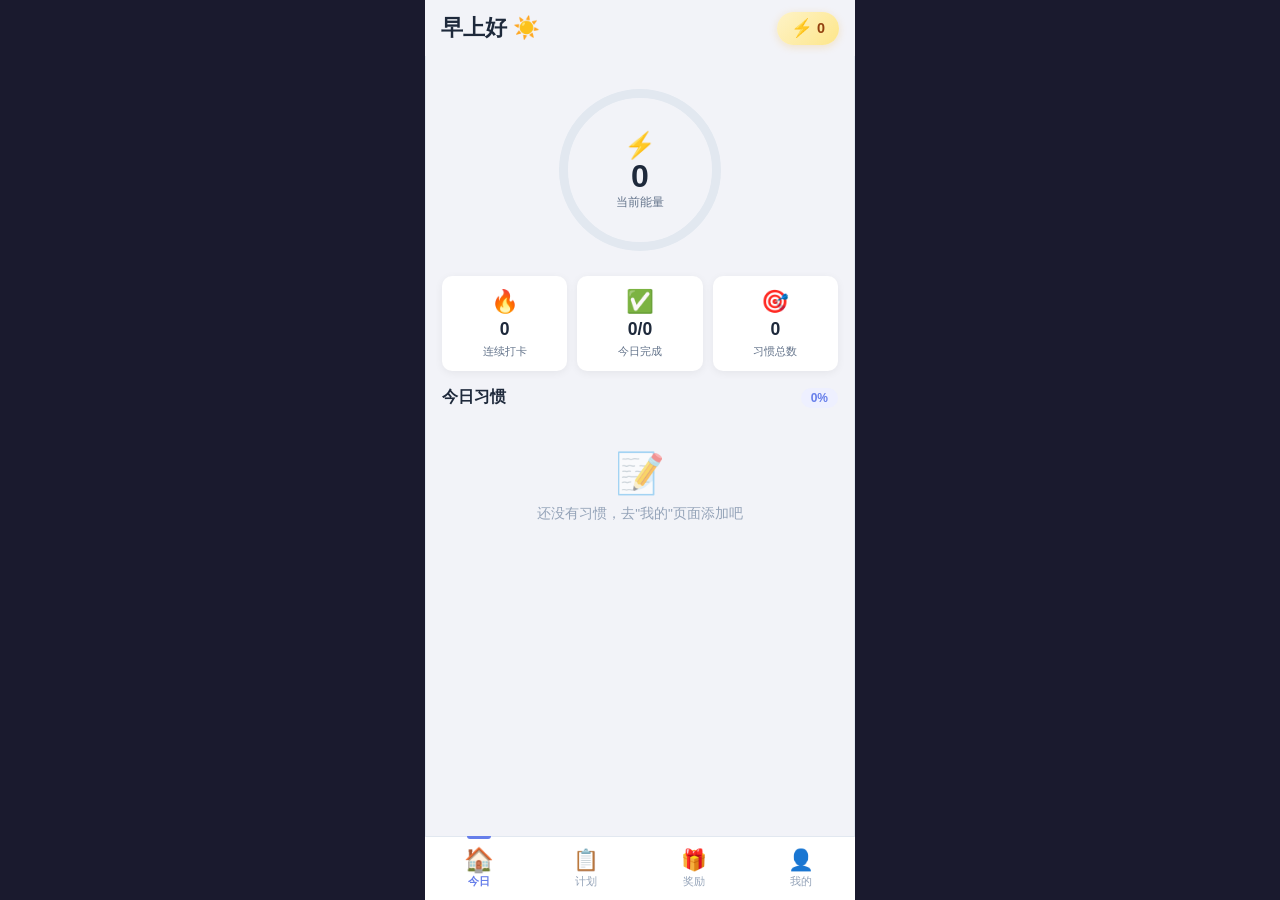
<file: versions/v1-purple.html>
<!DOCTYPE html>
<html lang="zh-CN">
<head>
  <meta charset="UTF-8">
  <meta name="viewport" content="width=device-width, initial-scale=1.0, maximum-scale=1.0, user-scalable=no">
  <meta name="apple-mobile-web-app-capable" content="yes">
  <meta name="apple-mobile-web-app-status-bar-style" content="black-translucent">
  <meta name="theme-color" content="#667eea">
  <title>能量打卡</title>
  
<style>
/* ===== CSS Variables ===== */
:root {
  --primary: #667eea;
  --primary-dark: #5a6fd6;
  --primary-light: #eef0ff;
  --accent: #f59e0b;
  --accent-light: #fef3c7;
  --success: #10b981;
  --success-light: #d1fae5;
  --danger: #ef4444;
  --danger-light: #fee2e2;
  --bg: #f2f3f8;
  --card: #ffffff;
  --text: #1e293b;
  --text-secondary: #64748b;
  --text-muted: #94a3b8;
  --border: #e2e8f0;
  --shadow: 0 2px 8px rgba(0,0,0,0.06);
  --shadow-lg: 0 8px 24px rgba(0,0,0,0.10);
  --radius: 16px;
  --radius-sm: 10px;
  --radius-xs: 8px;
  --nav-height: 64px;
  --header-height: 56px;
}

/* ===== Reset ===== */
*, *::before, *::after {
  box-sizing: border-box;
  margin: 0;
  padding: 0;
}

html {
  font-size: 16px;
  -webkit-tap-highlight-color: transparent;
}

body {
  font-family: -apple-system, BlinkMacSystemFont, 'Segoe UI', 'PingFang SC', 'Hiragino Sans GB', 'Microsoft YaHei', sans-serif;
  background: #1a1a2e;
  color: var(--text);
  display: flex;
  justify-content: center;
  align-items: flex-start;
  min-height: 100vh;
  -webkit-font-smoothing: antialiased;
}

/* ===== App Container (Phone Frame) ===== */
.app-container {
  width: 100%;
  max-width: 430px;
  min-height: 100vh;
  background: var(--bg);
  position: relative;
  overflow-x: hidden;
  padding-bottom: var(--nav-height);
}

/* ===== Tab Content ===== */
.tab-content {
  display: none;
  padding: 16px;
  padding-top: calc(var(--header-height) + 16px);
  animation: fadeIn 0.25s ease;
}

.tab-content.active {
  display: block;
}

@keyframes fadeIn {
  from { opacity: 0; transform: translateY(8px); }
  to { opacity: 1; transform: translateY(0); }
}

/* ===== Header ===== */
.header {
  position: fixed;
  top: 0;
  left: 50%;
  transform: translateX(-50%);
  width: 100%;
  max-width: 430px;
  height: var(--header-height);
  background: var(--bg);
  display: flex;
  align-items: center;
  justify-content: space-between;
  padding: 0 16px;
  z-index: 100;
  backdrop-filter: blur(10px);
}

.header h1 {
  font-size: 1.35rem;
  font-weight: 700;
  color: var(--text);
}

.greeting {
  flex: 1;
}

.greeting-text {
  font-size: 1.25rem;
  font-weight: 700;
  color: var(--text);
}

.date-text {
  font-size: 0.8rem;
  color: var(--text-secondary);
  margin-top: 2px;
}

.header-energy .energy-badge {
  display: flex;
  align-items: center;
  gap: 4px;
  background: linear-gradient(135deg, #fef3c7, #fde68a);
  padding: 6px 14px;
  border-radius: 20px;
  font-weight: 700;
  font-size: 0.9rem;
  color: #92400e;
  box-shadow: 0 2px 8px rgba(245, 158, 11, 0.2);
}

.energy-icon {
  font-size: 1.1rem;
}

/* ===== Energy Ring ===== */
.energy-ring-container {
  display: flex;
  justify-content: center;
  align-items: center;
  margin: 8px 0 16px;
  position: relative;
  width: 180px;
  height: 180px;
  margin-left: auto;
  margin-right: auto;
}

.energy-ring {
  width: 180px;
  height: 180px;
  transform: rotate(-90deg);
}

.ring-bg {
  fill: none;
  stroke: #e2e8f0;
  stroke-width: 10;
}

.ring-progress {
  fill: none;
  stroke: url(#ringGradient);
  stroke-width: 10;
  stroke-linecap: round;
  transition: stroke-dashoffset 1.2s cubic-bezier(0.4, 0, 0.2, 1);
}

.energy-ring-center {
  position: absolute;
  top: 0;
  left: 0;
  display: flex;
  flex-direction: column;
  align-items: center;
  justify-content: center;
  width: 180px;
  height: 180px;
  pointer-events: none;
}

.energy-ring-icon {
  font-size: 1.6rem;
}

.energy-ring-value {
  font-size: 2rem;
  font-weight: 800;
  color: var(--text);
  line-height: 1;
}

.energy-ring-label {
  font-size: 0.75rem;
  color: var(--text-secondary);
  margin-top: 2px;
}

/* ===== Stats Row ===== */
.stats-row {
  display: grid;
  grid-template-columns: repeat(3, 1fr);
  gap: 10px;
  margin-bottom: 16px;
}

.stat-card {
  background: var(--card);
  border-radius: var(--radius-sm);
  padding: 12px 8px;
  text-align: center;
  box-shadow: var(--shadow);
  display: flex;
  flex-direction: column;
  align-items: center;
  gap: 4px;
}

.stat-icon {
  font-size: 1.4rem;
}

.stat-value {
  font-size: 1.1rem;
  font-weight: 700;
  color: var(--text);
}

.stat-label {
  font-size: 0.7rem;
  color: var(--text-secondary);
}

/* ===== Sections ===== */
.section {
  margin-bottom: 16px;
}

.section-header {
  display: flex;
  align-items: center;
  justify-content: space-between;
  margin-bottom: 10px;
}

.section-header h2 {
  font-size: 1rem;
  font-weight: 700;
  color: var(--text);
}

.section-badge {
  font-size: 0.75rem;
  background: var(--primary-light);
  color: var(--primary);
  padding: 3px 10px;
  border-radius: 12px;
  font-weight: 600;
}

/* ===== Habit List (Today) ===== */
.habit-list {
  display: flex;
  flex-direction: column;
  gap: 8px;
}

.habit-item {
  background: var(--card);
  border-radius: var(--radius-sm);
  padding: 14px;
  display: flex;
  align-items: center;
  gap: 12px;
  box-shadow: var(--shadow);
  transition: all 0.2s ease;
  cursor: pointer;
  -webkit-user-select: none;
  user-select: none;
}

.habit-item:active {
  transform: scale(0.98);
  box-shadow: 0 1px 4px rgba(0,0,0,0.04);
}

.habit-item.completed {
  opacity: 0.55;
  background: #f8fafc;
}

.habit-item.completed .habit-name {
  text-decoration: line-through;
  color: var(--text-muted);
}

.habit-check {
  width: 26px;
  height: 26px;
  border-radius: 50%;
  border: 2px solid var(--border);
  display: flex;
  align-items: center;
  justify-content: center;
  flex-shrink: 0;
  transition: all 0.3s ease;
  font-size: 0.8rem;
  color: transparent;
}

.habit-item.completed .habit-check {
  background: var(--success);
  border-color: var(--success);
  color: white;
}

.habit-icon {
  font-size: 1.8rem;
  flex-shrink: 0;
}

.habit-info {
  flex: 1;
  min-width: 0;
}

.habit-name {
  font-size: 0.95rem;
  font-weight: 600;
  color: var(--text);
  transition: all 0.2s ease;
}

.habit-meta {
  font-size: 0.72rem;
  color: var(--text-muted);
  margin-top: 2px;
}

.habit-energy-badge {
  background: var(--accent-light);
  color: #92400e;
  font-size: 0.75rem;
  font-weight: 700;
  padding: 4px 10px;
  border-radius: 12px;
  flex-shrink: 0;
}

/* Check-in animation */
.habit-item.just-checked .habit-check {
  animation: checkPop 0.4s ease;
}

@keyframes checkPop {
  0% { transform: scale(1); }
  50% { transform: scale(1.4); }
  100% { transform: scale(1); }
}

/* Floating energy particle */
.energy-particle {
  position: fixed;
  font-size: 1.2rem;
  font-weight: 700;
  color: var(--accent);
  pointer-events: none;
  z-index: 1000;
  animation: floatUp 1s ease-out forwards;
}

@keyframes floatUp {
  0% { opacity: 1; transform: translateY(0) scale(1); }
  100% { opacity: 0; transform: translateY(-80px) scale(1.5); }
}

/* ===== Empty State ===== */
.empty-state {
  text-align: center;
  padding: 32px 16px;
  color: var(--text-muted);
}

.empty-state.small {
  padding: 16px;
}

.empty-icon {
  font-size: 2.5rem;
  display: block;
  margin-bottom: 8px;
  opacity: 0.6;
}

.empty-state p {
  font-size: 0.85rem;
}

/* ===== Buttons ===== */
.btn {
  padding: 10px 20px;
  border-radius: var(--radius-xs);
  font-size: 0.9rem;
  font-weight: 600;
  border: none;
  cursor: pointer;
  transition: all 0.2s ease;
}

.btn:active {
  transform: scale(0.96);
}

.btn-primary {
  background: linear-gradient(135deg, var(--primary), #764ba2);
  color: white;
}

.btn-secondary {
  background: var(--border);
  color: var(--text);
}

.btn-danger {
  width: 100%;
  padding: 12px;
  background: white;
  color: var(--danger);
  border: 1px solid var(--danger-light);
  border-radius: var(--radius-sm);
  font-size: 0.9rem;
  font-weight: 600;
  cursor: pointer;
}

.btn-danger:active {
  background: var(--danger-light);
}

.btn-icon {
  width: 36px;
  height: 36px;
  border-radius: 50%;
  border: none;
  background: var(--primary-light);
  color: var(--primary);
  font-size: 1.1rem;
  cursor: pointer;
  display: flex;
  align-items: center;
  justify-content: center;
  transition: all 0.2s ease;
}

.btn-icon:active {
  transform: scale(0.9);
  background: #dde0ff;
}

.btn-icon.small {
  width: 30px;
  height: 30px;
  font-size: 0.9rem;
}

.btn-close {
  width: 28px;
  height: 28px;
  border-radius: 50%;
  border: none;
  background: var(--border);
  color: var(--text-secondary);
  font-size: 0.8rem;
  cursor: pointer;
  display: flex;
  align-items: center;
  justify-content: center;
}

/* ===== Bottom Nav ===== */
.bottom-nav {
  position: fixed;
  bottom: 0;
  left: 50%;
  transform: translateX(-50%);
  width: 100%;
  max-width: 430px;
  height: var(--nav-height);
  background: var(--card);
  display: flex;
  align-items: center;
  justify-content: space-around;
  border-top: 1px solid var(--border);
  z-index: 100;
  padding-bottom: env(safe-area-inset-bottom);
}

.nav-item {
  display: flex;
  flex-direction: column;
  align-items: center;
  gap: 2px;
  padding: 6px 16px;
  border-radius: var(--radius-xs);
  cursor: pointer;
  transition: all 0.2s ease;
  -webkit-tap-highlight-color: transparent;
}

.nav-item .nav-icon {
  font-size: 1.3rem;
  transition: transform 0.2s ease;
}

.nav-item .nav-label {
  font-size: 0.7rem;
  color: var(--text-muted);
  font-weight: 500;
  transition: color 0.2s ease;
}

.nav-item.active .nav-label {
  color: var(--primary);
  font-weight: 700;
}

.nav-item.active .nav-icon {
  transform: scale(1.15);
}

.nav-item:active .nav-icon {
  transform: scale(0.9);
}

/* Nav center indicator */
.nav-item.active::before {
  content: '';
  position: absolute;
  top: -1px;
  width: 24px;
  height: 3px;
  background: var(--primary);
  border-radius: 0 0 3px 3px;
}

/* ===== Calendar Strip ===== */
.calendar-strip {
  display: flex;
  gap: 6px;
  overflow-x: auto;
  padding: 8px 0 12px;
  scroll-behavior: smooth;
  -webkit-overflow-scrolling: touch;
  scrollbar-width: none;
}

.calendar-strip::-webkit-scrollbar {
  display: none;
}

.calendar-day {
  display: flex;
  flex-direction: column;
  align-items: center;
  gap: 4px;
  min-width: 44px;
  padding: 8px 6px;
  border-radius: var(--radius-xs);
  background: var(--card);
  box-shadow: var(--shadow);
  cursor: pointer;
  transition: all 0.2s ease;
  flex-shrink: 0;
}

.calendar-day:active {
  transform: scale(0.93);
}

.calendar-day.today {
  background: var(--primary);
}

.calendar-day.today .cal-day,
.calendar-day.today .cal-date {
  color: white;
}

.calendar-day.selected {
  box-shadow: 0 0 0 2px var(--primary);
}

.calendar-day .cal-day {
  font-size: 0.65rem;
  color: var(--text-muted);
  font-weight: 600;
}

.calendar-day .cal-date {
  font-size: 0.95rem;
  font-weight: 700;
  color: var(--text);
}

.calendar-day .cal-dot {
  width: 5px;
  height: 5px;
  border-radius: 50%;
  background: var(--primary);
  opacity: 0;
}

.calendar-day.has-plans .cal-dot {
  opacity: 1;
}

/* ===== Plan List ===== */
.plan-list {
  display: flex;
  flex-direction: column;
  gap: 8px;
}

.plan-item {
  background: var(--card);
  border-radius: var(--radius-sm);
  padding: 14px;
  display: flex;
  align-items: flex-start;
  gap: 12px;
  box-shadow: var(--shadow);
  transition: all 0.2s ease;
}

.plan-time {
  font-size: 0.75rem;
  color: var(--primary);
  font-weight: 700;
  background: var(--primary-light);
  padding: 3px 8px;
  border-radius: 6px;
  flex-shrink: 0;
  min-width: 48px;
  text-align: center;
}

.plan-content {
  flex: 1;
  min-width: 0;
}

.plan-title {
  font-size: 0.95rem;
  font-weight: 600;
  color: var(--text);
}

.plan-desc {
  font-size: 0.78rem;
  color: var(--text-secondary);
  margin-top: 2px;
}

.plan-item.completed .plan-title {
  text-decoration: line-through;
  color: var(--text-muted);
}

.plan-check-btn {
  width: 24px;
  height: 24px;
  border-radius: 50%;
  border: 2px solid var(--border);
  flex-shrink: 0;
  cursor: pointer;
  background: transparent;
  transition: all 0.2s ease;
}

.plan-item.completed .plan-check-btn {
  background: var(--success);
  border-color: var(--success);
}

.plan-delete {
  width: 24px;
  height: 24px;
  border: none;
  background: transparent;
  color: var(--text-muted);
  cursor: pointer;
  font-size: 0.9rem;
  flex-shrink: 0;
  padding: 0;
  transition: color 0.2s ease;
}

.plan-delete:active {
  color: var(--danger);
}

/* ===== Reward Energy Bar ===== */
.reward-energy-bar {
  background: var(--card);
  border-radius: var(--radius);
  padding: 16px;
  box-shadow: var(--shadow);
  margin-bottom: 16px;
}

.reward-energy-info {
  display: flex;
  justify-content: space-between;
  align-items: center;
  margin-bottom: 10px;
}

.reward-energy-label {
  font-size: 0.85rem;
  color: var(--text-secondary);
  font-weight: 500;
}

.reward-energy-amount {
  font-size: 1.3rem;
  font-weight: 800;
  color: var(--accent);
}

.reward-energy-track {
  height: 10px;
  background: #e2e8f0;
  border-radius: 5px;
  overflow: hidden;
  margin-bottom: 8px;
}

.reward-energy-fill {
  height: 100%;
  background: linear-gradient(90deg, #f59e0b, #fbbf24, #f59e0b);
  border-radius: 5px;
  transition: width 0.8s cubic-bezier(0.4, 0, 0.2, 1);
  position: relative;
}

.reward-energy-fill::after {
  content: '';
  position: absolute;
  right: 0;
  top: -2px;
  width: 14px;
  height: 14px;
  border-radius: 50%;
  background: #fbbf24;
  box-shadow: 0 0 8px rgba(245, 158, 11, 0.5);
}

.reward-energy-meta {
  display: flex;
  justify-content: space-between;
  font-size: 0.72rem;
  color: var(--text-muted);
}

.reward-energy-meta strong {
  color: var(--text-secondary);
}

/* ===== Reward Grid ===== */
.reward-grid {
  display: grid;
  grid-template-columns: 1fr 1fr;
  gap: 10px;
}

.reward-card {
  background: var(--card);
  border-radius: var(--radius-sm);
  padding: 16px 12px;
  text-align: center;
  box-shadow: var(--shadow);
  display: flex;
  flex-direction: column;
  align-items: center;
  gap: 6px;
  transition: all 0.2s ease;
  position: relative;
  overflow: hidden;
}

.reward-card.redeemed {
  opacity: 0.5;
  filter: grayscale(30%);
}

.reward-card .reward-icon {
  font-size: 2.2rem;
}

.reward-card .reward-name {
  font-size: 0.9rem;
  font-weight: 600;
  color: var(--text);
}

.reward-card .reward-desc {
  font-size: 0.72rem;
  color: var(--text-muted);
}

.reward-card .reward-cost {
  font-size: 0.8rem;
  font-weight: 700;
  color: var(--accent);
  background: var(--accent-light);
  padding: 4px 12px;
  border-radius: 12px;
}

.reward-card .btn-redeem {
  width: 100%;
  padding: 8px;
  border-radius: var(--radius-xs);
  border: none;
  font-weight: 600;
  font-size: 0.82rem;
  cursor: pointer;
  transition: all 0.2s ease;
  background: linear-gradient(135deg, #667eea, #764ba2);
  color: white;
}

.reward-card .btn-redeem:active {
  transform: scale(0.95);
}

.reward-card .btn-redeem:disabled {
  background: var(--border);
  color: var(--text-muted);
  cursor: not-allowed;
}

.reward-card .btn-redeem:disabled:active {
  transform: none;
}

/* ===== Redeem List ===== */
.redeem-list {
  display: flex;
  flex-direction: column;
  gap: 6px;
}

.redeem-item {
  display: flex;
  align-items: center;
  gap: 10px;
  padding: 10px 12px;
  background: var(--card);
  border-radius: var(--radius-xs);
  font-size: 0.85rem;
}

.redeem-item .redeem-icon {
  font-size: 1.3rem;
}

.redeem-item .redeem-info {
  flex: 1;
}

.redeem-item .redeem-info .redeem-name {
  font-weight: 600;
  font-size: 0.85rem;
}

.redeem-item .redeem-info .redeem-date {
  font-size: 0.7rem;
  color: var(--text-muted);
}

.redeem-item .redeem-cost {
  color: var(--danger);
  font-weight: 700;
  font-size: 0.8rem;
}

/* ===== Profile ===== */
.profile-stats {
  display: grid;
  grid-template-columns: repeat(3, 1fr);
  gap: 10px;
  margin-bottom: 16px;
}

.profile-stat {
  background: var(--card);
  border-radius: var(--radius-sm);
  padding: 16px 8px;
  text-align: center;
  box-shadow: var(--shadow);
}

.profile-stat-val {
  font-size: 1.4rem;
  font-weight: 800;
  color: var(--primary);
  display: block;
}

.profile-stat-lbl {
  font-size: 0.72rem;
  color: var(--text-secondary);
  margin-top: 4px;
}

/* ===== Habit Manage List ===== */
.habit-manage-list {
  display: flex;
  flex-direction: column;
  gap: 8px;
}

.habit-manage-item {
  background: var(--card);
  border-radius: var(--radius-sm);
  padding: 12px 14px;
  display: flex;
  align-items: center;
  gap: 10px;
  box-shadow: var(--shadow);
}

.habit-manage-item .hm-icon {
  font-size: 1.5rem;
}

.habit-manage-item .hm-info {
  flex: 1;
  min-width: 0;
}

.habit-manage-item .hm-name {
  font-weight: 600;
  font-size: 0.9rem;
}

.habit-manage-item .hm-meta {
  font-size: 0.7rem;
  color: var(--text-muted);
}

.habit-manage-item .hm-energy {
  font-size: 0.75rem;
  font-weight: 700;
  color: var(--accent);
  background: var(--accent-light);
  padding: 3px 8px;
  border-radius: 10px;
}

.habit-manage-item .hm-delete {
  background: none;
  border: none;
  font-size: 1rem;
  cursor: pointer;
  padding: 4px;
  color: var(--text-muted);
}

.habit-manage-item .hm-delete:active {
  color: var(--danger);
}

/* ===== Energy Chart ===== */
.energy-chart {
  display: flex;
  align-items: flex-end;
  gap: 8px;
  height: 120px;
  padding: 8px 0;
}

.chart-bar-wrap {
  flex: 1;
  display: flex;
  flex-direction: column;
  align-items: center;
  gap: 4px;
  height: 100%;
  justify-content: flex-end;
}

.chart-bar {
  width: 100%;
  max-width: 36px;
  background: linear-gradient(180deg, var(--primary), #764ba2);
  border-radius: 4px 4px 0 0;
  transition: height 0.6s ease;
  min-height: 4px;
}

.chart-bar.negative {
  background: linear-gradient(180deg, #fbbf24, #ef4444);
}

.chart-label {
  font-size: 0.65rem;
  color: var(--text-muted);
}

.chart-value {
  font-size: 0.65rem;
  font-weight: 700;
  color: var(--text-secondary);
}

/* ===== Modal ===== */
.modal-overlay {
  position: fixed;
  inset: 0;
  background: rgba(0,0,0,0.45);
  z-index: 200;
  display: none;
  align-items: flex-end;
  justify-content: center;
}

.modal-overlay.active {
  display: flex;
}

.modal {
  background: var(--card);
  border-radius: 20px 20px 0 0;
  width: 100%;
  max-width: 430px;
  max-height: 85vh;
  overflow-y: auto;
  animation: slideUp 0.3s ease;
  padding-bottom: env(safe-area-inset-bottom);
}

.modal-sm {
  max-height: fit-content;
  text-align: center;
}

@keyframes slideUp {
  from { transform: translateY(100%); }
  to { transform: translateY(0); }
}

.modal-header {
  display: flex;
  align-items: center;
  justify-content: space-between;
  padding: 18px 20px 12px;
  border-bottom: 1px solid var(--border);
  position: sticky;
  top: 0;
  background: var(--card);
  border-radius: 20px 20px 0 0;
}

.modal-header h3 {
  font-size: 1.1rem;
  font-weight: 700;
}

.modal-body {
  padding: 16px 20px;
}

.modal-footer {
  padding: 12px 20px 20px;
  display: flex;
  gap: 10px;
}

.modal-footer .btn {
  flex: 1;
}

.text-center {
  text-align: center;
}

/* ===== Form ===== */
.form-group {
  margin-bottom: 14px;
}

.form-group label {
  display: block;
  font-size: 0.82rem;
  font-weight: 600;
  color: var(--text-secondary);
  margin-bottom: 6px;
}

.form-group input[type="text"],
.form-group input[type="date"],
.form-group input[type="time"],
.form-group select,
.form-group textarea {
  width: 100%;
  padding: 10px 12px;
  border: 1.5px solid var(--border);
  border-radius: var(--radius-xs);
  font-size: 0.9rem;
  font-family: inherit;
  background: #f8fafc;
  color: var(--text);
  transition: border-color 0.2s ease;
  -webkit-appearance: none;
}

.form-group input:focus,
.form-group select:focus,
.form-group textarea:focus {
  outline: none;
  border-color: var(--primary);
  background: white;
}

.form-group textarea {
  resize: vertical;
}

.form-group input[type="range"] {
  width: 100%;
  accent-color: var(--primary);
}

.range-label {
  display: inline-block;
  margin-top: 4px;
  font-size: 0.85rem;
  font-weight: 700;
  color: var(--accent);
}

.form-row {
  display: flex;
  gap: 10px;
}

.flex-1 {
  flex: 1;
}

/* ===== Icon Picker ===== */
.icon-picker {
  display: flex;
  flex-wrap: wrap;
  gap: 8px;
}

.icon-picker .icon-option {
  width: 42px;
  height: 42px;
  border-radius: var(--radius-xs);
  border: 2px solid var(--border);
  display: flex;
  align-items: center;
  justify-content: center;
  font-size: 1.3rem;
  cursor: pointer;
  background: #f8fafc;
  transition: all 0.15s ease;
}

.icon-picker .icon-option:active {
  transform: scale(0.9);
}

.icon-picker .icon-option.selected {
  border-color: var(--primary);
  background: var(--primary-light);
  transform: scale(1.08);
}

.icon-picker.small .icon-option {
  width: 36px;
  height: 36px;
  font-size: 1.1rem;
}

/* ===== Weekday Picker ===== */
.weekday-picker {
  display: flex;
  gap: 6px;
}

.weekday-picker .wd-option {
  width: 36px;
  height: 36px;
  border-radius: 50%;
  border: 1.5px solid var(--border);
  display: flex;
  align-items: center;
  justify-content: center;
  font-size: 0.72rem;
  font-weight: 600;
  cursor: pointer;
  background: #f8fafc;
  transition: all 0.15s ease;
  color: var(--text-secondary);
}

.weekday-picker .wd-option:active {
  transform: scale(0.9);
}

.weekday-picker .wd-option.selected {
  border-color: var(--primary);
  background: var(--primary);
  color: white;
}

/* ===== Redeem Confirm ===== */
.redeem-confirm-icon {
  font-size: 3rem;
  margin-bottom: 8px;
}

/* ===== Redeem Toast ===== */
.redeem-toast {
  position: fixed;
  inset: 0;
  z-index: 300;
  display: none;
  align-items: center;
  justify-content: center;
  background: rgba(0,0,0,0.5);
  pointer-events: none;
}

.redeem-toast.active {
  display: flex;
  animation: toastIn 0.3s ease;
}

@keyframes toastIn {
  from { opacity: 0; }
  to { opacity: 1; }
}

.redeem-toast-content {
  background: white;
  border-radius: 20px;
  padding: 28px 36px;
  text-align: center;
  box-shadow: 0 20px 60px rgba(0,0,0,0.2);
  animation: toastBounce 0.5s cubic-bezier(0.175, 0.885, 0.32, 1.275);
}

@keyframes toastBounce {
  0% { transform: scale(0.5); opacity: 0; }
  100% { transform: scale(1); opacity: 1; }
}

.redeem-toast-icon {
  font-size: 3rem;
  display: block;
  margin-bottom: 8px;
}

.redeem-toast-title {
  font-size: 1.2rem;
  font-weight: 700;
  color: var(--text);
  margin-bottom: 4px;
}

.redeem-toast-energy {
  font-size: 1rem;
  font-weight: 600;
  color: var(--accent);
}

/* ===== Responsive ===== */
@media (min-width: 431px) {
  .app-container {
    border-left: 1px solid var(--border);
    border-right: 1px solid var(--border);
  }
}

/* ===== SVG Gradient (hidden) ===== */
.svg-defs {
  position: absolute;
  width: 0;
  height: 0;
}

</style>
</head>
<body>
  <div class="app-container">

    <!-- ===== 今日 Tab ===== -->
    <div class="tab-content active" id="tab-today">
      <header class="header">
        <div class="greeting">
          <h1 class="greeting-text" id="greetingText">早上好 ☀️</h1>
          <p class="date-text" id="dateText"></p>
        </div>
        <div class="header-energy" id="headerEnergy">
          <div class="energy-badge">
            <span class="energy-icon">⚡</span>
            <span class="energy-value" id="headerEnergyValue">0</span>
          </div>
        </div>
      </header>

      <!-- 能量环 -->
      <div class="energy-ring-container">
        <svg class="energy-ring" viewBox="0 0 200 200">
          <circle class="ring-bg" cx="100" cy="100" r="85"></circle>
          <circle class="ring-progress" id="energyRing" cx="100" cy="100" r="85"></circle>
        </svg>
        <div class="energy-ring-center">
          <span class="energy-ring-icon">⚡</span>
          <span class="energy-ring-value" id="energyRingValue">0</span>
          <span class="energy-ring-label">当前能量</span>
        </div>
      </div>

      <!-- 今日统计 -->
      <div class="stats-row">
        <div class="stat-card">
          <span class="stat-icon">🔥</span>
          <span class="stat-value" id="streakDays">0</span>
          <span class="stat-label">连续打卡</span>
        </div>
        <div class="stat-card">
          <span class="stat-icon">✅</span>
          <span class="stat-value" id="todayDone">0/<span id="todayTotal">0</span></span>
          <span class="stat-label">今日完成</span>
        </div>
        <div class="stat-card">
          <span class="stat-icon">🎯</span>
          <span class="stat-value" id="totalHabits">0</span>
          <span class="stat-label">习惯总数</span>
        </div>
      </div>

      <!-- 今日习惯列表 -->
      <div class="section">
        <div class="section-header">
          <h2>今日习惯</h2>
          <span class="section-badge" id="todayProgress">0%</span>
        </div>
        <div class="habit-list" id="todayHabitList">
          <div class="empty-state">
            <span class="empty-icon">📝</span>
            <p>还没有习惯，去"我的"页面添加吧</p>
          </div>
        </div>
      </div>
    </div>

    <!-- ===== 计划 Tab ===== -->
    <div class="tab-content" id="tab-plans">
      <header class="header">
        <h1>📋 我的计划</h1>
        <button class="btn-icon" id="btnAddPlan" title="添加计划">➕</button>
      </header>

      <!-- 简易日历条 -->
      <div class="calendar-strip" id="calendarStrip"></div>

      <!-- 当日计划 -->
      <div class="section">
        <div class="section-header">
          <h2 id="planDateTitle">今日计划</h2>
          <span class="section-badge" id="planCount">0项</span>
        </div>
        <div class="plan-list" id="planList">
          <div class="empty-state">
            <span class="empty-icon">📅</span>
            <p>暂无计划，点击右上角➕添加</p>
          </div>
        </div>
      </div>
    </div>

    <!-- ===== 奖励 Tab ===== -->
    <div class="tab-content" id="tab-rewards">
      <header class="header">
        <h1>🎁 奖励商城</h1>
        <button class="btn-icon" id="btnAddReward" title="添加奖励">➕</button>
      </header>

      <!-- 可用能量 -->
      <div class="reward-energy-bar">
        <div class="reward-energy-info">
          <span class="reward-energy-label">可用能量</span>
          <span class="reward-energy-amount" id="rewardEnergyAmount">0 ⚡</span>
        </div>
        <div class="reward-energy-track">
          <div class="reward-energy-fill" id="rewardEnergyFill"></div>
        </div>
        <div class="reward-energy-meta">
          <span>累计获得 <strong id="totalEarned">0</strong></span>
          <span>累计兑换 <strong id="totalSpent">0</strong></span>
        </div>
      </div>

      <!-- 奖励列表 -->
      <div class="section">
        <div class="section-header">
          <h2>可兑换奖励</h2>
        </div>
        <div class="reward-grid" id="rewardGrid">
          <div class="empty-state">
            <span class="empty-icon">🎁</span>
            <p>还没有奖励，点击右上角➕添加</p>
          </div>
        </div>
      </div>

      <!-- 兑换记录 -->
      <div class="section" id="redeemHistorySection" style="display:none;">
        <div class="section-header">
          <h2>兑换记录</h2>
        </div>
        <div class="redeem-list" id="redeemList"></div>
      </div>
    </div>

    <!-- ===== 我的 Tab ===== -->
    <div class="tab-content" id="tab-profile">
      <header class="header">
        <h1>👤 我的</h1>
      </header>

      <!-- 总览 -->
      <div class="profile-stats">
        <div class="profile-stat">
          <span class="profile-stat-val" id="profileTotalEnergy">0</span>
          <span class="profile-stat-lbl">累计能量</span>
        </div>
        <div class="profile-stat">
          <span class="profile-stat-val" id="profileStreak">0天</span>
          <span class="profile-stat-lbl">最长连续</span>
        </div>
        <div class="profile-stat">
          <span class="profile-stat-val" id="profileCheckins">0次</span>
          <span class="profile-stat-lbl">总打卡</span>
        </div>
      </div>

      <!-- 习惯管理 -->
      <div class="section">
        <div class="section-header">
          <h2>我的习惯</h2>
          <button class="btn-icon small" id="btnAddHabit">➕</button>
        </div>
        <div class="habit-manage-list" id="habitManageList">
          <div class="empty-state">
            <span class="empty-icon">🌟</span>
            <p>添加你的第一个习惯吧</p>
          </div>
        </div>
      </div>

      <!-- 能量历史简约图 -->
      <div class="section">
        <div class="section-header">
          <h2>近7天能量</h2>
        </div>
        <div class="energy-chart" id="energyChart">
          <div class="empty-state small">
            <p>开始打卡后会显示能量趋势</p>
          </div>
        </div>
      </div>

      <div class="section">
        <button class="btn-danger" id="btnReset">🔄 重置所有数据</button>
      </div>
    </div>

    <!-- ===== 底部导航 ===== -->
    <nav class="bottom-nav">
      <div class="nav-item active" data-tab="today">
        <span class="nav-icon">🏠</span>
        <span class="nav-label">今日</span>
      </div>
      <div class="nav-item" data-tab="plans">
        <span class="nav-icon">📋</span>
        <span class="nav-label">计划</span>
      </div>
      <div class="nav-item" data-tab="rewards">
        <span class="nav-icon">🎁</span>
        <span class="nav-label">奖励</span>
      </div>
      <div class="nav-item" data-tab="profile">
        <span class="nav-icon">👤</span>
        <span class="nav-label">我的</span>
      </div>
    </nav>
  </div>

  <!-- ===== 模态层 ===== -->
  <!-- 添加/编辑习惯 -->
  <div class="modal-overlay" id="modalHabit">
    <div class="modal">
      <div class="modal-header">
        <h3 id="modalHabitTitle">添加习惯</h3>
        <button class="btn-close modal-close">✕</button>
      </div>
      <div class="modal-body">
        <input type="hidden" id="habitEditId">
        <div class="form-group">
          <label>习惯名称</label>
          <input type="text" id="habitName" placeholder="例如：早起、跑步、阅读...">
        </div>
        <div class="form-group">
          <label>图标</label>
          <div class="icon-picker" id="iconPicker"></div>
        </div>
        <div class="form-group">
          <label>分类</label>
          <select id="habitCategory">
            <option value="健康">🏃 健康</option>
            <option value="学习">📚 学习</option>
            <option value="生活">🏡 生活</option>
            <option value="工作">💼 工作</option>
            <option value="社交">💬 社交</option>
            <option value="其他">🌟 其他</option>
          </select>
        </div>
        <div class="form-group">
          <label>能量值 (1-100)</label>
          <input type="range" id="habitEnergy" min="1" max="100" value="10">
          <span class="range-label" id="habitEnergyLabel">10 ⚡</span>
        </div>
        <div class="form-group">
          <label>重复日</label>
          <div class="weekday-picker" id="weekdayPicker"></div>
        </div>
        <div class="form-group">
          <label>时段</label>
          <select id="habitTimeOfDay">
            <option value="anytime">🌤️ 任意时间</option>
            <option value="morning">🌅 早晨</option>
            <option value="afternoon">☀️ 下午</option>
            <option value="evening">🌙 晚上</option>
          </select>
        </div>
      </div>
      <div class="modal-footer">
        <button class="btn btn-secondary modal-close">取消</button>
        <button class="btn btn-primary" id="btnSaveHabit">保存</button>
      </div>
    </div>
  </div>

  <!-- 添加计划 -->
  <div class="modal-overlay" id="modalPlan">
    <div class="modal">
      <div class="modal-header">
        <h3>添加计划</h3>
        <button class="btn-close modal-close">✕</button>
      </div>
      <div class="modal-body">
        <div class="form-group">
          <label>计划标题</label>
          <input type="text" id="planTitle" placeholder="要做什么？">
        </div>
        <div class="form-row">
          <div class="form-group flex-1">
            <label>日期</label>
            <input type="date" id="planDate">
          </div>
          <div class="form-group flex-1">
            <label>时间</label>
            <input type="time" id="planTime">
          </div>
        </div>
        <div class="form-group">
          <label>备注</label>
          <textarea id="planDesc" rows="2" placeholder="详细描述（可选）"></textarea>
        </div>
      </div>
      <div class="modal-footer">
        <button class="btn btn-secondary modal-close">取消</button>
        <button class="btn btn-primary" id="btnSavePlan">保存</button>
      </div>
    </div>
  </div>

  <!-- 添加奖励 -->
  <div class="modal-overlay" id="modalReward">
    <div class="modal">
      <div class="modal-header">
        <h3>添加奖励</h3>
        <button class="btn-close modal-close">✕</button>
      </div>
      <div class="modal-body">
        <div class="form-group">
          <label>奖励名称</label>
          <input type="text" id="rewardName" placeholder="例如：看一集剧、买杯奶茶...">
        </div>
        <div class="form-group">
          <label>图标</label>
          <div class="icon-picker small" id="rewardIconPicker"></div>
        </div>
        <div class="form-group">
          <label>所需能量值 (1-500)</label>
          <input type="range" id="rewardCost" min="1" max="500" value="30">
          <span class="range-label" id="rewardCostLabel">30 ⚡</span>
        </div>
        <div class="form-group">
          <label>描述</label>
          <textarea id="rewardDesc" rows="2" placeholder="描述这个奖励（可选）"></textarea>
        </div>
      </div>
      <div class="modal-footer">
        <button class="btn btn-secondary modal-close">取消</button>
        <button class="btn btn-primary" id="btnSaveReward">保存</button>
      </div>
    </div>
  </div>

  <!-- 兑换确认 -->
  <div class="modal-overlay" id="modalRedeem">
    <div class="modal modal-sm">
      <div class="modal-body text-center">
        <div class="redeem-confirm-icon" id="redeemConfirmIcon"></div>
        <h3>确认兑换？</h3>
        <p>将消耗 <strong id="redeemConfirmCost">0 ⚡</strong></p>
        <p>兑换后剩余 <strong id="redeemConfirmRemain">0 ⚡</strong></p>
      </div>
      <div class="modal-footer">
        <button class="btn btn-secondary modal-close">取消</button>
        <button class="btn btn-primary" id="btnConfirmRedeem">确认兑换</button>
      </div>
    </div>
  </div>

  <!-- 兑换成功动画覆盖层 -->
  <div class="redeem-toast" id="redeemToast">
    <div class="redeem-toast-content">
      <span class="redeem-toast-icon">🎉</span>
      <p class="redeem-toast-title">兑换成功！</p>
      <p class="redeem-toast-energy" id="redeemToastEnergy"></p>
    </div>
  </div>

  <script>
/* ===== Storage ===== */
const STORAGE_KEY = 'energy_tracker_data';

function loadData() {
  const raw = localStorage.getItem(STORAGE_KEY);
  if (!raw) return getDefaultData();
  try {
    const data = JSON.parse(raw);
    return migrateData(data);
  } catch (e) {
    return getDefaultData();
  }
}

function saveData(data) {
  localStorage.setItem(STORAGE_KEY, JSON.stringify(data));
}

function getDefaultData() {
  const demoHabits = [
    { id: 'demo1', name: '早起 (7:00前)', icon: '🌅', category: '健康', energyValue: 15, frequency: ['mon','tue','wed','thu','fri','sat','sun'], timeOfDay: 'morning' },
    { id: 'demo2', name: '阅读30分钟', icon: '📚', category: '学习', energyValue: 10, frequency: ['mon','tue','wed','thu','fri','sat','sun'], timeOfDay: 'anytime' },
    { id: 'demo3', name: '运动锻炼', icon: '🏃', category: '健康', energyValue: 20, frequency: ['mon','tue','wed','thu','fri'], timeOfDay: 'afternoon' },
    { id: 'demo4', name: '冥想10分钟', icon: '🧘', category: '健康', energyValue: 8, frequency: ['mon','tue','wed','thu','fri','sat','sun'], timeOfDay: 'evening' },
    { id: 'demo5', name: '喝8杯水', icon: '💧', category: '健康', energyValue: 10, frequency: ['mon','tue','wed','thu','fri','sat','sun'], timeOfDay: 'anytime' },
    { id: 'demo6', name: '写日记', icon: '✍️', category: '生活', energyValue: 8, frequency: ['mon','tue','wed','thu','fri','sat','sun'], timeOfDay: 'evening' },
    { id: 'demo7', name: '学习新技能', icon: '💻', category: '学习', energyValue: 12, frequency: ['mon','tue','wed','thu','fri'], timeOfDay: 'anytime' },
    { id: 'demo8', name: '整理房间', icon: '🧹', category: '生活', energyValue: 10, frequency: ['sat','sun'], timeOfDay: 'anytime' },
  ];

  const demoRewards = [
    { id: 'demor1', name: '看一集剧', icon: '📺', energyCost: 30, description: '追一集喜欢的剧放松一下', createdAt: new Date().toISOString() },
    { id: 'demor2', name: '喝杯奶茶', icon: '🧋', energyCost: 25, description: '奖励自己一杯奶茶', createdAt: new Date().toISOString() },
    { id: 'demor3', name: '玩游戏1小时', icon: '🎮', energyCost: 50, description: '尽情享受游戏时光', createdAt: new Date().toISOString() },
    { id: 'demor4', name: '买个小礼物', icon: '🎁', energyCost: 80, description: '给自己买个小礼物', createdAt: new Date().toISOString() },
    { id: 'demor5', name: '睡个懒觉', icon: '💤', energyCost: 40, description: '周末睡到自然醒', createdAt: new Date().toISOString() },
    { id: 'demor6', name: '外出吃大餐', icon: '🍕', energyCost: 100, description: '去喜欢的餐厅大吃一顿', createdAt: new Date().toISOString() },
  ];

  return {
    habits: demoHabits,
    habitLogs: {},
    plans: [],
    rewards: demoRewards,
    redeemHistory: [],
    energyHistory: {},
    createdAt: todayStr(),
    streakBest: 0
  };
}

function migrateData(data) {
  if (!data.habitLogs) data.habitLogs = {};
  if (!data.plans) data.plans = [];
  if (!data.rewards) data.rewards = [];
  if (!data.redeemHistory) data.redeemHistory = [];
  if (!data.energyHistory) data.energyHistory = {};
  if (!data.streakBest) data.streakBest = 0;
  return data;
}

/* ===== Helpers ===== */
function todayStr() {
  const d = new Date();
  return d.getFullYear() + '-' +
    String(d.getMonth() + 1).padStart(2, '0') + '-' +
    String(d.getDate()).padStart(2, '0');
}

function formatDate(dateStr) {
  const d = new Date(dateStr + 'T00:00:00');
  const now = new Date();
  const today = new Date(now.getFullYear(), now.getMonth(), now.getDate());
  const target = new Date(d.getFullYear(), d.getMonth(), d.getDate());
  const diff = (today - target) / 86400000;
  if (diff === 0) return '今天';
  if (diff === 1) return '昨天';
  if (diff === 2) return '前天';
  const m = d.getMonth() + 1;
  const day = d.getDate();
  return m + '/' + day;
}

function formatFullDate(dateStr) {
  const d = new Date(dateStr + 'T00:00:00');
  return d.getFullYear() + '年' + (d.getMonth() + 1) + '月' + d.getDate() + '日';
}

function getWeekdayLabel(n) {
  return ['日', '一', '二', '三', '四', '五', '六'][n];
}

function getTodayWeekday() {
  return new Date().getDay();
}

function uid() {
  return Date.now().toString(36) + Math.random().toString(36).slice(2, 6);
}

/* ===== App State ===== */
let appData = loadData();

/* ===== DOM Refs ===== */
function $(sel) { return document.querySelector(sel); }
function $(sel) { return document.querySelectorAll(sel); }

/* ===== Navigation ===== */
$('.nav-item').forEach(item => {
  item.addEventListener('click', () => {
    const tab = item.dataset.tab;
    switchTab(tab);
  });
});

function switchTab(tab) {
  $('.nav-item').forEach(n => n.classList.remove('active'));
  $('.tab-content').forEach(c => c.classList.remove('active'));

  const navItem = document.querySelector(`.nav-item[data-tab="${tab}"]`);
  const content = document.getElementById('tab-' + tab);
  if (navItem) navItem.classList.add('active');
  if (content) content.classList.add('active');

  if (tab === 'today') renderToday();
  else if (tab === 'plans') renderPlans();
  else if (tab === 'rewards') renderRewards();
  else if (tab === 'profile') renderProfile();
}

/* ===== Greeting ===== */
function updateGreeting() {
  const h = new Date().getHours();
  let text;
  if (h < 6) text = '夜深了 🌙';
  else if (h < 9) text = '早上好 ☀️';
  else if (h < 12) text = '上午好 🌤️';
  else if (h < 14) text = '中午好 ☀️';
  else if (h < 18) text = '下午好 🌈';
  else if (h < 21) text = '晚上好 🌙';
  else text = '夜深了 🌙';

  const el = $('#greetingText');
  if (el) el.textContent = text;
}

function updateDateText() {
  const d = new Date();
  const weekdays = ['日', '一', '二', '三', '四', '五', '六'];
  const text = d.getFullYear() + '年' + (d.getMonth() + 1) + '月' + d.getDate() + '日 星期' + weekdays[d.getDay()];
  const el = $('#dateText');
  if (el) el.textContent = text;
}

/* ===== Energy Calculations ===== */
function getTodayEnergyEarned() {
  const today = todayStr();
  let earned = 0;
  const logs = appData.habitLogs[today] || {};
  appData.habits.forEach(h => {
    if (logs[h.id]) earned += h.energyValue;
  });
  return earned;
}

function getTotalEnergyEarned() {
  let total = 0;
  Object.keys(appData.habitLogs).forEach(date => {
    const logs = appData.habitLogs[date] || {};
    appData.habits.forEach(h => {
      if (logs[h.id]) total += h.energyValue;
    });
  });
  return total;
}

function getTotalEnergySpent() {
  return appData.redeemHistory.reduce((sum, r) => sum + r.energyCost, 0);
}

function getCurrentEnergy() {
  return getTotalEnergyEarned() - getTotalEnergySpent();
}

function getTodayHabits() {
  const todayWD = getTodayWeekday();
  const wdKey = ['sun', 'mon', 'tue', 'wed', 'thu', 'fri', 'sat'][todayWD];
  return appData.habits.filter(h => h.frequency.includes(wdKey));
}

function getStreak() {
  let streak = 0;
  const d = new Date();

  while (true) {
    const dateStr = d.getFullYear() + '-' +
      String(d.getMonth() + 1).padStart(2, '0') + '-' +
      String(d.getDate()).padStart(2, '0');
    const logs = appData.habitLogs[dateStr] || {};
    const habitsForDay = getHabitsForDate(dateStr);

    if (habitsForDay.length === 0) {
      // Day with no scheduled habits — skip, don't break streak
      d.setDate(d.getDate() - 1);
      continue;
    }

    const completed = habitsForDay.filter(h => logs[h.id]).length;
    if (completed < habitsForDay.length) break;
    streak++;
    d.setDate(d.getDate() - 1);
  }
  return streak;
}

function getHabitsForDate(dateStr) {
  const d = new Date(dateStr + 'T00:00:00');
  const wd = d.getDay();
  const wdKey = ['sun', 'mon', 'tue', 'wed', 'thu', 'fri', 'sat'][wd];
  return appData.habits.filter(h => h.frequency.includes(wdKey));
}

/* ===== Render: Today ===== */
function renderToday() {
  updateGreeting();
  updateDateText();
  updateHeaderEnergy();
  updateEnergyRing();
  updateStatsRow();
  renderTodayHabits();
}

function updateHeaderEnergy() {
  const el = $('#headerEnergyValue');
  if (el) el.textContent = getCurrentEnergy();
}

function updateEnergyRing() {
  const el = $('#energyRingValue');
  if (el) el.textContent = getCurrentEnergy();

  const ring = $('#energyRing');
  if (!ring) return;
  const circumference = 2 * Math.PI * 85;
  const maxEnergy = Math.max(getCurrentEnergy(), 100);
  const ratio = Math.min(getCurrentEnergy() / maxEnergy, 1);
  ring.setAttribute('stroke-dasharray', circumference);
  ring.setAttribute('stroke-dashoffset', circumference * (1 - ratio));
}

function updateStatsRow() {
  const today = todayStr();
  const todayHabits = getTodayHabits();
  const logs = appData.habitLogs[today] || {};
  const done = todayHabits.filter(h => logs[h.id]).length;
  const total = todayHabits.length;

  const streak = getStreak();
  if (streak > appData.streakBest) {
    appData.streakBest = streak;
    saveData(appData);
  }

  $('#streakDays').textContent = streak;
  $('#todayDone').innerHTML = done + '/<span id="todayTotal">' + total + '</span>';
  $('#totalHabits').textContent = appData.habits.length;
  $('#todayProgress').textContent = total > 0 ? Math.round((done / total) * 100) + '%' : '0%';
}

function renderTodayHabits() {
  const today = todayStr();
  const todayHabits = getTodayHabits();
  const logs = appData.habitLogs[today] || {};
  const container = $('#todayHabitList');
  if (!container) return;

  if (todayHabits.length === 0) {
    container.innerHTML = `<div class="empty-state"><span class="empty-icon">📝</span><p>今天没有安排习惯，去"我的"页面添加吧</p></div>`;
    return;
  }

  container.innerHTML = todayHabits.map(h => {
    const done = !!logs[h.id];
    const timeLabel = { morning: '🌅 早晨', afternoon: '☀️ 下午', evening: '🌙 晚上', anytime: '🌤️ 任意时间' }[h.timeOfDay];
    const catLabel = h.category;
    return `
      <div class="habit-item${done ? ' completed' : ''}" data-habit-id="${h.id}">
        <div class="habit-check">✓</div>
        <div class="habit-icon">${h.icon}</div>
        <div class="habit-info">
          <div class="habit-name">${escHtml(h.name)}</div>
          <div class="habit-meta">${catLabel} · ${timeLabel}</div>
        </div>
        <div class="habit-energy-badge">+${h.energyValue} ⚡</div>
      </div>
    `;
  }).join('');

  container.querySelectorAll('.habit-item').forEach(item => {
    item.addEventListener('click', () => toggleHabit(item.dataset.habitId, item));
  });
}

function toggleHabit(habitId, el) {
  const today = todayStr();
  if (!appData.habitLogs[today]) appData.habitLogs[today] = {};

  const habit = appData.habits.find(h => h.id === habitId);
  if (!habit) return;

  if (appData.habitLogs[today][habitId]) {
    // Undo
    delete appData.habitLogs[today][habitId];
  } else {
    // Complete
    appData.habitLogs[today][habitId] = true;
    spawnEnergyParticle(el, habit.energyValue);
  }

  // Update energy history for today
  updateEnergyHistory(today);

  saveData(appData);
  renderToday();
}

function updateEnergyHistory(dateStr) {
  const earned = getTotalEnergyEarned();
  const spent = getTotalEnergySpent();
  appData.energyHistory[dateStr] = {
    earned: earned,
    spent: spent,
    balance: earned - spent
  };
}

function spawnEnergyParticle(el, value) {
  const rect = el.getBoundingClientRect();
  const particle = document.createElement('div');
  particle.className = 'energy-particle';
  particle.textContent = '+' + value + ' ⚡';
  particle.style.left = rect.left + rect.width / 2 - 30 + 'px';
  particle.style.top = rect.top + 'px';
  document.body.appendChild(particle);
  particle.addEventListener('animationend', () => particle.remove());
}

function escHtml(str) {
  const div = document.createElement('div');
  div.textContent = str;
  return div.innerHTML;
}

/* ===== Render: Plans ===== */
function renderPlans() {
  const today = todayStr();
  renderCalendarStrip(today);
  renderPlanList(today);
}

function renderCalendarStrip(selectedDate) {
  const container = $('#calendarStrip');
  if (!container) return;

  const today = todayStr();
  const dates = [];
  for (let i = -3; i <= 10; i++) {
    const d = new Date();
    d.setDate(d.getDate() + i);
    dates.push({
      str: d.getFullYear() + '-' + String(d.getMonth() + 1).padStart(2, '0') + '-' + String(d.getDate()).padStart(2, '0'),
      day: getWeekdayLabel(d.getDay()),
      date: d.getDate(),
      isToday: d.getFullYear() + '-' + String(d.getMonth() + 1).padStart(2, '0') + '-' + String(d.getDate()).padStart(2, '0') === today
    });
  }

  container.innerHTML = dates.map(d => {
    const hasPlans = appData.plans.some(p => p.date === d.str);
    const isSelected = d.str === selectedDate;
    const isToday = d.isToday;
    return `
      <div class="calendar-day${isToday ? ' today' : ''}${isSelected ? ' selected' : ''}${hasPlans ? ' has-plans' : ''}" data-date="${d.str}">
        <span class="cal-day">${d.day}</span>
        <span class="cal-date">${d.date}</span>
        <span class="cal-dot"></span>
      </div>
    `;
  }).join('');

  container.querySelectorAll('.calendar-day').forEach(day => {
    day.addEventListener('click', () => {
      container.querySelectorAll('.calendar-day').forEach(d => d.classList.remove('selected'));
      day.classList.add('selected');
      renderPlanList(day.dataset.date);
    });
  });

  // Scroll today into view
  const todayEl = container.querySelector('.today');
  if (todayEl) {
    todayEl.scrollIntoView({ behavior: 'smooth', inline: 'center', block: 'nearest' });
  }
}

function renderPlanList(dateStr) {
  const container = $('#planList');
  const titleEl = $('#planDateTitle');
  const countEl = $('#planCount');
  if (!container) return;

  if (titleEl) {
    titleEl.textContent = dateStr === todayStr() ? '今日计划' : formatFullDate(dateStr) + ' 计划';
  }

  const plans = appData.plans
    .filter(p => p.date === dateStr)
    .sort((a, b) => (a.time || '').localeCompare(b.time || ''));

  if (countEl) countEl.textContent = plans.length + '项';

  if (plans.length === 0) {
    container.innerHTML = `<div class="empty-state"><span class="empty-icon">📅</span><p>暂无计划，点击右上角➕添加</p></div>`;
    return;
  }

  container.innerHTML = plans.map(p => `
    <div class="plan-item${p.completed ? ' completed' : ''}" data-plan-id="${p.id}">
      <div class="plan-time">${p.time || '全天'}</div>
      <div class="plan-content">
        <div class="plan-title">${escHtml(p.title)}</div>
        ${p.description ? `<div class="plan-desc">${escHtml(p.description)}</div>` : ''}
      </div>
      <button class="plan-check-btn" data-action="toggle"></button>
      <button class="plan-delete" data-action="delete">🗑</button>
    </div>
  `).join('');

  container.querySelectorAll('.plan-item').forEach(item => {
    item.querySelector('[data-action="toggle"]').addEventListener('click', (e) => {
      e.stopPropagation();
      togglePlan(item.dataset.planId);
    });
    item.querySelector('[data-action="delete"]').addEventListener('click', (e) => {
      e.stopPropagation();
      deletePlan(item.dataset.planId);
    });
  });
}

function togglePlan(planId) {
  const plan = appData.plans.find(p => p.id === planId);
  if (!plan) return;
  plan.completed = !plan.completed;
  saveData(appData);
  renderPlans();
}

function deletePlan(planId) {
  appData.plans = appData.plans.filter(p => p.id !== planId);
  saveData(appData);
  renderPlans();
}

/* ===== Render: Rewards ===== */
function renderRewards() {
  const currentEnergy = getCurrentEnergy();
  const totalEarned = getTotalEnergyEarned();
  const totalSpent = getTotalEnergySpent();

  // Update energy display
  $('#rewardEnergyAmount').textContent = currentEnergy + ' ⚡';
  $('#totalEarned').textContent = totalEarned;
  $('#totalSpent').textContent = totalSpent;

  // Energy bar
  const bar = $('#rewardEnergyFill');
  if (bar) {
    const maxEarned = Math.max(totalEarned, 100);
    const ratio = Math.min(currentEnergy / maxEarned, 1);
    bar.style.width = Math.max(ratio * 100, 0) + '%';
  }

  // Reward grid
  renderRewardGrid(currentEnergy);

  // Redeem history
  renderRedeemHistory();
}

function renderRewardGrid(currentEnergy) {
  const container = $('#rewardGrid');
  if (!container) return;

  if (appData.rewards.length === 0) {
    container.innerHTML = `<div class="empty-state"><span class="empty-icon">🎁</span><p>还没有奖励，点击右上角➕添加</p></div>`;
    return;
  }

  container.innerHTML = appData.rewards.map(r => {
    const canAfford = currentEnergy >= r.energyCost;
    // Count how many times redeemed
    const redeemedCount = appData.redeemHistory.filter(h => h.rewardId === r.id).length;
    return `
      <div class="reward-card${redeemedCount > 0 ? ' redeemed' : ''}" data-reward-id="${r.id}">
        <div class="reward-icon">${r.icon}</div>
        <div class="reward-name">${escHtml(r.name)}</div>
        ${r.description ? `<div class="reward-desc">${escHtml(r.description)}</div>` : ''}
        <div class="reward-cost">${r.energyCost} ⚡</div>
        <button class="btn-redeem" ${canAfford ? '' : 'disabled'}>
          ${canAfford ? '立即兑换' : '能量不足'}
        </button>
        ${redeemedCount > 0 ? `<div style="font-size:0.7rem;color:var(--text-muted);margin-top:4px;">已兑换 ${redeemedCount} 次</div>` : ''}
      </div>
    `;
  }).join('');

  container.querySelectorAll('.btn-redeem:not([disabled])').forEach(btn => {
    btn.addEventListener('click', (e) => {
      e.stopPropagation();
      const card = btn.closest('.reward-card');
      if (card) openRedeemConfirm(card.dataset.rewardId);
    });
  });
}

function renderRedeemHistory() {
  const section = $('#redeemHistorySection');
  const list = $('#redeemList');
  if (!section || !list) return;

  if (appData.redeemHistory.length === 0) {
    section.style.display = 'none';
    return;
  }

  section.style.display = 'block';
  const recent = [...appData.redeemHistory].reverse().slice(0, 10);

  list.innerHTML = recent.map(rh => {
    const reward = appData.rewards.find(r => r.id === rh.rewardId);
    const d = new Date(rh.redeemedAt);
    const dateStr = d.getFullYear() + '/' + (d.getMonth() + 1) + '/' + d.getDate();
    return `
      <div class="redeem-item">
        <span class="redeem-icon">${reward ? reward.icon : '🎁'}</span>
        <div class="redeem-info">
          <div class="redeem-name">${reward ? escHtml(reward.name) : '已删除的奖励'}</div>
          <div class="redeem-date">${dateStr}</div>
        </div>
        <span class="redeem-cost">-${rh.energyCost} ⚡</span>
      </div>
    `;
  }).join('');
}

/* ===== Redeem Flow ===== */
let pendingRedeemRewardId = null;

function openRedeemConfirm(rewardId) {
  const reward = appData.rewards.find(r => r.id === rewardId);
  if (!reward) return;

  const currentEnergy = getCurrentEnergy();
  if (currentEnergy < reward.energyCost) return;

  pendingRedeemRewardId = rewardId;

  $('#redeemConfirmIcon').textContent = reward.icon;
  $('#redeemConfirmCost').textContent = reward.energyCost + ' ⚡';
  $('#redeemConfirmRemain').textContent = (currentEnergy - reward.energyCost) + ' ⚡';

  $('#modalRedeem').classList.add('active');
}

function confirmRedeem() {
  if (!pendingRedeemRewardId) return;

  const reward = appData.rewards.find(r => r.id === pendingRedeemRewardId);
  if (!reward) return;

  const currentEnergy = getCurrentEnergy();
  if (currentEnergy < reward.energyCost) {
    pendingRedeemRewardId = null;
    $('#modalRedeem').classList.remove('active');
    alert('能量不足，无法兑换！');
    return;
  }

  // Record redemption
  appData.redeemHistory.push({
    id: uid(),
    rewardId: reward.id,
    energyCost: reward.energyCost,
    redeemedAt: new Date().toISOString()
  });

  // Update energy history
  updateEnergyHistory(todayStr());

  saveData(appData);
  pendingRedeemRewardId = null;

  // Close confirm modal
  $('#modalRedeem').classList.remove('active');

  // Show success toast with remaining energy
  showRedeemToast(reward, getCurrentEnergy());

  // Refresh rewards tab
  renderRewards();
  updateHeaderEnergy();
  updateEnergyRing();
}

function showRedeemToast(reward, remainingEnergy) {
  $('#redeemToastEnergy').textContent = '剩余能量：' + remainingEnergy + ' ⚡';
  const toast = $('#redeemToast');
  toast.classList.add('active');
  setTimeout(() => {
    toast.classList.remove('active');
  }, 1800);
}

$('#btnConfirmRedeem').addEventListener('click', confirmRedeem);

/* ===== Render: Profile ===== */
function renderProfile() {
  const totalEarned = getTotalEnergyEarned();
  const totalSpent = getTotalEnergySpent();
  const streak = getStreak();
  let totalCheckins = 0;
  Object.values(appData.habitLogs).forEach(logs => {
    totalCheckins += Object.keys(logs).length;
  });

  $('#profileTotalEnergy').textContent = totalEarned;
  $('#profileStreak').textContent = (appData.streakBest || 0) + '天';
  $('#profileCheckins').textContent = totalCheckins + '次';

  renderHabitManageList();
  renderEnergyChart();
}

function renderHabitManageList() {
  const container = $('#habitManageList');
  if (!container) return;

  if (appData.habits.length === 0) {
    container.innerHTML = `<div class="empty-state"><span class="empty-icon">🌟</span><p>添加你的第一个习惯吧</p></div>`;
    return;
  }

  container.innerHTML = appData.habits.map(h => {
    const freqStr = ['日', '一', '二', '三', '四', '五', '六']
      .filter((_, i) => h.frequency.includes(['sun', 'mon', 'tue', 'wed', 'thu', 'fri', 'sat'][i]))
      .join('·');
    return `
      <div class="habit-manage-item" data-habit-id="${h.id}">
        <span class="hm-icon">${h.icon}</span>
        <div class="hm-info">
          <div class="hm-name">${escHtml(h.name)}</div>
          <div class="hm-meta">${h.category} · ${freqStr || '无重复'}</div>
        </div>
        <span class="hm-energy">+${h.energyValue} ⚡</span>
        <button class="hm-delete" data-action="delete-habit">🗑</button>
      </div>
    `;
  }).join('');

  container.querySelectorAll('[data-action="delete-habit"]').forEach(btn => {
    btn.addEventListener('click', (e) => {
      e.stopPropagation();
      const item = btn.closest('.habit-manage-item');
      if (item) deleteHabit(item.dataset.habitId);
    });
  });

  container.querySelectorAll('.habit-manage-item').forEach(item => {
    item.addEventListener('click', (e) => {
      if (e.target.closest('[data-action]')) return;
      openEditHabitModal(item.dataset.habitId);
    });
  });
}

function deleteHabit(habitId) {
  if (!confirm('确定要删除这个习惯吗？已有的打卡记录会保留。')) return;
  appData.habits = appData.habits.filter(h => h.id !== habitId);
  saveData(appData);
  renderToday();
  renderProfile();
}

function renderEnergyChart() {
  const container = $('#energyChart');
  if (!container) return;

  const days = [];
  for (let i = 6; i >= 0; i--) {
    const d = new Date();
    d.setDate(d.getDate() - i);
    days.push(d.getFullYear() + '-' + String(d.getMonth() + 1).padStart(2, '0') + '-' + String(d.getDate()).padStart(2, '0'));
  }

  const data = days.map(date => {
    const logs = appData.habitLogs[date] || {};
    let earned = 0;
    appData.habits.forEach(h => {
      if (logs[h.id]) earned += h.energyValue;
    });
    const redeemForDay = appData.redeemHistory.filter(rh => {
      const d = new Date(rh.redeemedAt);
      const ds = d.getFullYear() + '-' + String(d.getMonth() + 1).padStart(2, '0') + '-' + String(d.getDate()).padStart(2, '0');
      return ds === date;
    });
    const spent = redeemForDay.reduce((s, r) => s + r.energyCost, 0);
    return { date, earned, spent, net: earned - spent };
  });

  const maxVal = Math.max(...data.map(d => Math.max(d.earned, d.spent, 5)), 20);

  container.innerHTML = data.map(d => {
    const h = Math.max((d.earned / maxVal) * 100, 4);
    const isNetNegative = d.net < 0;
    const label = new Date(d.date + 'T00:00:00').getDate() + '日';
    return `
      <div class="chart-bar-wrap">
        <span class="chart-value">${d.net >= 0 ? '+' : ''}${d.net}</span>
        <div class="chart-bar${isNetNegative ? ' negative' : ''}" style="height:${h}px;"></div>
        <span class="chart-label">${label}</span>
      </div>
    `;
  }).join('');
}

/* ===== Modals ===== */
function closeAllModals() {
  $('.modal-overlay').forEach(m => m.classList.remove('active'));
}

$('.modal-close').forEach(btn => {
  btn.addEventListener('click', closeAllModals);
});

$('.modal-overlay').forEach(overlay => {
  overlay.addEventListener('click', (e) => {
    if (e.target === overlay) closeAllModals();
  });
});

/* ===== Habit Modal ===== */
const DEFAULT_ICONS = ['🌅', '🏃', '📚', '💪', '🧘', '🎯', '✍️', '🎨', '🎵', '🌿', '💧', '🍎', '😴', '📝', '💻', '🧹', '🐾', '☕', '💊', '🧠'];
const REWARD_ICONS = ['🎬', '📺', '🎮', '🍰', '🧋', '☕', '🛍️', '🎁', '🍕', '🍣', '🎪', '✈️', '🎵', '📱', '💤', '🛀', '🍿', '🎧', '👗', '🍩'];

function openAddHabitModal() {
  $('#modalHabitTitle').textContent = '添加习惯';
  $('#habitEditId').value = '';
  $('#habitName').value = '';
  $('#habitEnergy').value = 10;
  $('#habitEnergyLabel').textContent = '10 ⚡';
  $('#habitCategory').value = '健康';
  $('#habitTimeOfDay').value = 'anytime';
  renderIconPicker('iconPicker', DEFAULT_ICONS, null);
  renderWeekdayPicker([]);
  $('#modalHabit').classList.add('active');
}

function openEditHabitModal(habitId) {
  const habit = appData.habits.find(h => h.id === habitId);
  if (!habit) return;
  $('#modalHabitTitle').textContent = '编辑习惯';
  $('#habitEditId').value = habit.id;
  $('#habitName').value = habit.name;
  $('#habitEnergy').value = habit.energyValue;
  $('#habitEnergyLabel').textContent = habit.energyValue + ' ⚡';
  $('#habitCategory').value = habit.category;
  $('#habitTimeOfDay').value = habit.timeOfDay;
  renderIconPicker('iconPicker', DEFAULT_ICONS, habit.icon);
  renderWeekdayPicker(habit.frequency);
  $('#modalHabit').classList.add('active');
}

function renderIconPicker(containerId, icons, selected) {
  const container = document.getElementById(containerId);
  if (!container) return;
  container.innerHTML = icons.map(icon => `
    <div class="icon-option${icon === selected ? ' selected' : ''}" data-icon="${icon}">${icon}</div>
  `).join('');
  container.querySelectorAll('.icon-option').forEach(opt => {
    opt.addEventListener('click', () => {
      container.querySelectorAll('.icon-option').forEach(o => o.classList.remove('selected'));
      opt.classList.add('selected');
    });
  });
}

function renderWeekdayPicker(selectedDays) {
  const container = $('#weekdayPicker');
  if (!container) return;
  const keys = ['sun', 'mon', 'tue', 'wed', 'thu', 'fri', 'sat'];
  const labels = ['日', '一', '二', '三', '四', '五', '六'];
  container.innerHTML = keys.map((k, i) => `
    <div class="wd-option${selectedDays.includes(k) ? ' selected' : ''}" data-day="${k}">${labels[i]}</div>
  `).join('');
  container.querySelectorAll('.wd-option').forEach(opt => {
    opt.addEventListener('click', () => {
      opt.classList.toggle('selected');
    });
  });
}

$('#habitEnergy').addEventListener('input', function() {
  $('#habitEnergyLabel').textContent = this.value + ' ⚡';
});

$('#btnSaveHabit').addEventListener('click', () => {
  const name = $('#habitName').value.trim();
  if (!name) return alert('请输入习惯名称');

  const iconPicker = $('#iconPicker');
  const selectedIcon = iconPicker.querySelector('.icon-option.selected');
  const icon = selectedIcon ? selectedIcon.dataset.icon : DEFAULT_ICONS[0];

  const category = $('#habitCategory').value;
  const energyValue = parseInt($('#habitEnergy').value);
  const timeOfDay = $('#habitTimeOfDay').value;

  const weekdayPicker = $('#weekdayPicker');
  const selectedWeekdays = [...weekdayPicker.querySelectorAll('.wd-option.selected')].map(el => el.dataset.day);
  if (selectedWeekdays.length === 0) return alert('请至少选择一个重复日');

  const editId = $('#habitEditId').value;

  if (editId) {
    const habit = appData.habits.find(h => h.id === editId);
    if (habit) {
      habit.name = name;
      habit.icon = icon;
      habit.category = category;
      habit.energyValue = energyValue;
      habit.timeOfDay = timeOfDay;
      habit.frequency = selectedWeekdays;
    }
  } else {
    appData.habits.push({
      id: uid(),
      name,
      icon,
      category,
      energyValue,
      timeOfDay,
      frequency: selectedWeekdays
    });
  }

  saveData(appData);
  closeAllModals();
  renderToday();
  renderProfile();
});

$('#btnAddHabit').addEventListener('click', openAddHabitModal);

/* ===== Plan Modal ===== */
$('#btnAddPlan').addEventListener('click', () => {
  $('#planTitle').value = '';
  $('#planDate').value = todayStr();
  $('#planTime').value = '';
  $('#planDesc').value = '';
  $('#modalPlan').classList.add('active');
});

$('#btnSavePlan').addEventListener('click', () => {
  const title = $('#planTitle').value.trim();
  if (!title) return alert('请输入计划标题');
  appData.plans.push({
    id: uid(),
    title,
    date: $('#planDate').value || todayStr(),
    time: $('#planTime').value || '',
    description: $('#planDesc').value.trim(),
    completed: false,
    createdAt: new Date().toISOString()
  });
  saveData(appData);
  closeAllModals();
  renderPlans();
});

/* ===== Reward Modal ===== */
$('#btnAddReward').addEventListener('click', () => {
  $('#rewardName').value = '';
  $('#rewardCost').value = 30;
  $('#rewardCostLabel').textContent = '30 ⚡';
  $('#rewardDesc').value = '';
  renderIconPicker('rewardIconPicker', REWARD_ICONS, null);
  $('#modalReward').classList.add('active');
});

$('#rewardCost').addEventListener('input', function() {
  $('#rewardCostLabel').textContent = this.value + ' ⚡';
});

$('#btnSaveReward').addEventListener('click', () => {
  const name = $('#rewardName').value.trim();
  if (!name) return alert('请输入奖励名称');

  const iconPicker = $('#rewardIconPicker');
  const selectedIcon = iconPicker.querySelector('.icon-option.selected');
  const icon = selectedIcon ? selectedIcon.dataset.icon : REWARD_ICONS[0];

  const energyCost = parseInt($('#rewardCost').value);
  const description = $('#rewardDesc').value.trim();

  appData.rewards.push({
    id: uid(),
    name,
    icon,
    energyCost,
    description,
    createdAt: new Date().toISOString()
  });

  saveData(appData);
  closeAllModals();
  renderRewards();
});

/* ===== Reset ===== */
$('#btnReset').addEventListener('click', () => {
  if (!confirm('确定要重置所有数据吗？此操作不可恢复！')) return;
  if (!confirm('再次确认：所有习惯、计划、奖励和打卡记录将被清空。')) return;
  appData = getDefaultData();
  saveData(appData);
  renderToday();
  renderProfile();
  renderRewards();
  renderPlans();
});

/* ===== Init ===== */
function initApp() {
  // SVG gradient for energy ring
  const svgDefs = document.createElementNS('http://www.w3.org/2000/svg', 'defs');
  const gradient = document.createElementNS('http://www.w3.org/2000/svg', 'linearGradient');
  gradient.id = 'ringGradient';
  gradient.setAttribute('x1', '0%');
  gradient.setAttribute('y1', '0%');
  gradient.setAttribute('x2', '100%');
  gradient.setAttribute('y2', '100%');
  const stop1 = document.createElementNS('http://www.w3.org/2000/svg', 'stop');
  stop1.setAttribute('offset', '0%');
  stop1.setAttribute('stop-color', '#667eea');
  const stop2 = document.createElementNS('http://www.w3.org/2000/svg', 'stop');
  stop2.setAttribute('offset', '100%');
  stop2.setAttribute('stop-color', '#764ba2');
  gradient.appendChild(stop1);
  gradient.appendChild(stop2);
  svgDefs.appendChild(gradient);
  const ring = $('#energyRing');
  if (ring) {
    ring.parentElement.insertBefore(svgDefs, ring);
    const circumference = 2 * Math.PI * 85;
    ring.setAttribute('stroke-dasharray', circumference);
    ring.setAttribute('stroke-dashoffset', circumference);
  }

  renderToday();
}

document.addEventListener('DOMContentLoaded', initApp);

</script>
</body>
</html>
</file>
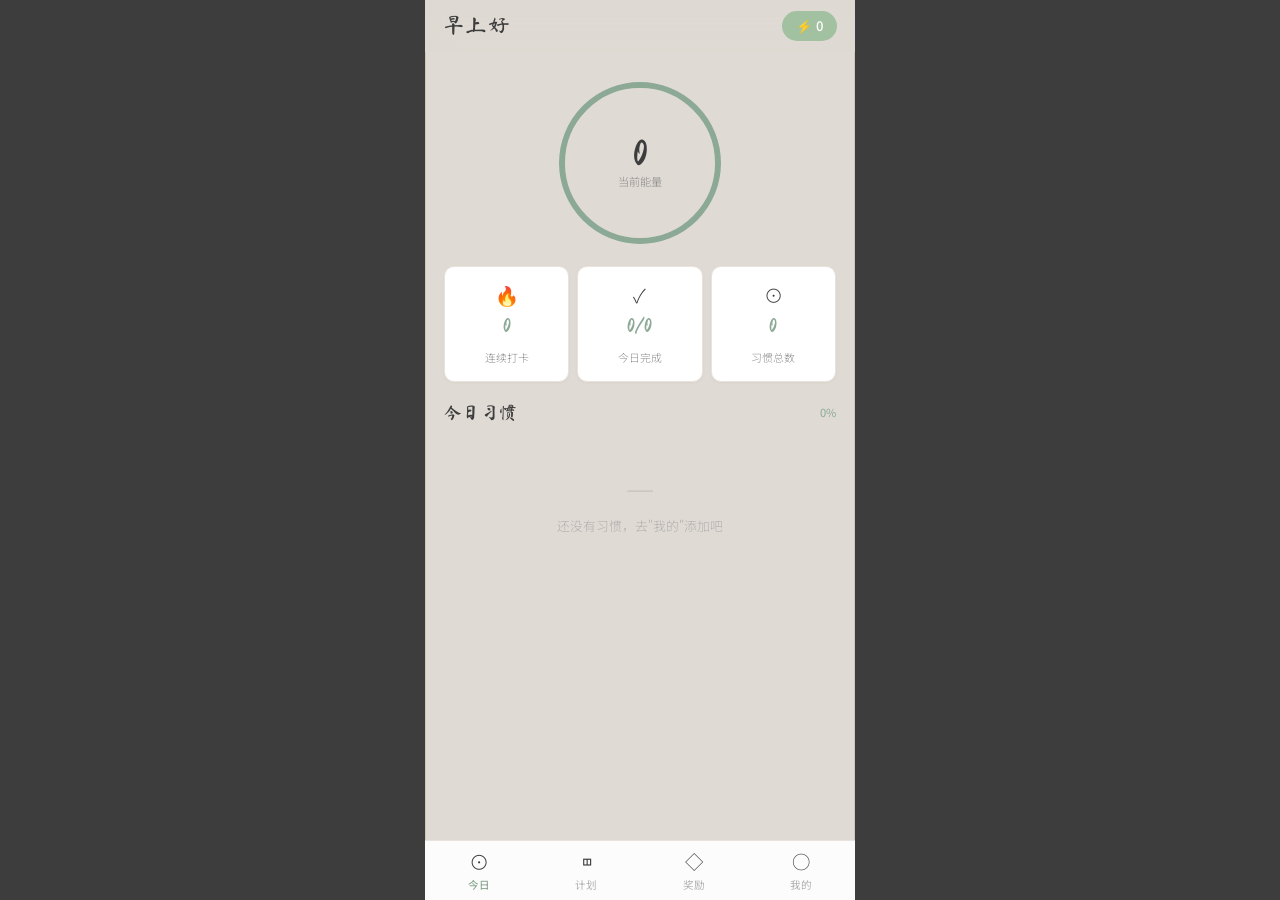
<file: versions/v2-sage.html>
<!DOCTYPE html>
<html lang="zh-CN">
<head>
  <meta charset="UTF-8">
  <meta name="viewport" content="width=device-width, initial-scale=1.0, maximum-scale=1.0, user-scalable=no">
  <meta name="apple-mobile-web-app-capable" content="yes">
  <meta name="apple-mobile-web-app-status-bar-style" content="black-translucent">
  <meta name="theme-color" content="#8BA995">
  <title>能量打卡</title>
  
<style>
/* ===== Google Fonts ===== */
@import url('https://fonts.googleapis.com/css2?family=Ma+Shan+Zheng&family=Noto+Sans+SC:wght@300;400;500;700&display=swap');

/* ===== CSS Variables — Minimalist Earthy Palette ===== */
:root {
  --sage:        #A1C1A1;
  --sage-dark:   #8BA995;
  --beige:       #D2C4B2;
  --cream:       #DFDAD3;
  --white:       #FFFFFF;
  --text:        #3D3D3D;
  --text-light:  #8B8B8B;
  --text-lighter:#B0B0B0;
  --border:      #D2C4B2;
  --border-light:#E8E3DC;
  --shadow-sm:   0 1px 3px rgba(60,50,40,0.04);
  --shadow-md:   0 2px 8px rgba(60,50,40,0.06);
  --radius-sm:   6px;
  --radius-md:   10px;
  --radius-lg:   16px;
  --font-hand:   'Ma Shan Zheng', cursive;
  --font-body:   'Noto Sans SC', -apple-system, BlinkMacSystemFont, 'PingFang SC', 'Microsoft YaHei', sans-serif;
  --nav-height:  60px;
  --header-h:    52px;
}

/* ===== Reset ===== */
*, *::before, *::after { box-sizing: border-box; margin: 0; padding: 0; }

html {
  font-size: 16px;
  -webkit-tap-highlight-color: transparent;
}

body {
  font-family: var(--font-body);
  font-weight: 300;
  background: #3D3D3D;
  color: var(--text);
  display: flex;
  justify-content: center;
  align-items: flex-start;
  min-height: 100vh;
  -webkit-font-smoothing: antialiased;
  line-height: 1.5;
}

/* ===== App Container ===== */
.app-container {
  width: 100%;
  max-width: 430px;
  min-height: 100vh;
  background: var(--cream);
  position: relative;
  overflow-x: hidden;
  padding-bottom: var(--nav-height);
}

/* ===== Tab Content ===== */
.tab-content {
  display: none;
  padding: 14px 18px;
  padding-top: calc(var(--header-h) + 14px);
  animation: fadeUp 0.28s ease;
}

.tab-content.active { display: block; }

@keyframes fadeUp {
  from { opacity: 0; transform: translateY(10px); }
  to   { opacity: 1; transform: translateY(0); }
}

/* ===== Header ===== */
.header {
  position: fixed;
  top: 0;
  left: 50%;
  transform: translateX(-50%);
  width: 100%;
  max-width: 430px;
  height: var(--header-h);
  background: rgba(223, 218, 211, 0.85);
  backdrop-filter: blur(14px);
  -webkit-backdrop-filter: blur(14px);
  display: flex;
  align-items: center;
  justify-content: space-between;
  padding: 0 18px;
  z-index: 100;
}

.header h1 {
  font-family: var(--font-hand);
  font-size: 1.35rem;
  font-weight: 400;
  color: var(--text);
  letter-spacing: 0.02em;
}

.greeting { flex: 1; }

.greeting-text {
  font-family: var(--font-hand);
  font-size: 1.3rem;
  font-weight: 400;
  color: var(--text);
}

.date-text {
  font-size: 0.75rem;
  color: var(--text-light);
  font-weight: 300;
  margin-top: 1px;
}

.header-energy .energy-badge {
  display: flex;
  align-items: center;
  gap: 4px;
  background: var(--sage);
  padding: 5px 14px;
  border-radius: 20px;
  font-size: 0.82rem;
  font-weight: 500;
  color: #fff;
  letter-spacing: 0.01em;
}

.energy-icon { font-size: 1rem; }

/* ===== Energy Ring — Minimalist Ring ===== */
.energy-ring-container {
  display: flex;
  justify-content: center;
  align-items: center;
  margin: 12px auto 18px;
  position: relative;
  width: 170px;
  height: 170px;
}

.energy-ring {
  width: 170px;
  height: 170px;
  transform: rotate(-90deg);
}

.ring-bg {
  fill: none;
  stroke: var(--border-light);
  stroke-width: 6;
}

.ring-progress {
  fill: none;
  stroke: var(--sage-dark);
  stroke-width: 6;
  stroke-linecap: round;
  transition: stroke-dashoffset 1s cubic-bezier(0.4, 0, 0.2, 1);
}

.energy-ring-center {
  position: absolute;
  top: 0; left: 0;
  display: flex;
  flex-direction: column;
  align-items: center;
  justify-content: center;
  width: 170px;
  height: 170px;
  pointer-events: none;
}

.energy-ring-icon { font-size: 1.3rem; }

.energy-ring-value {
  font-family: var(--font-hand);
  font-size: 2.2rem;
  font-weight: 400;
  color: var(--text);
  line-height: 1;
}

.energy-ring-label {
  font-size: 0.7rem;
  color: var(--text-light);
  font-weight: 300;
  margin-top: 2px;
}

/* ===== Stats Row ===== */
.stats-row {
  display: grid;
  grid-template-columns: repeat(3, 1fr);
  gap: 8px;
  margin-bottom: 18px;
}

.stat-card {
  background: var(--white);
  border-radius: var(--radius-md);
  padding: 14px 8px;
  text-align: center;
  box-shadow: var(--shadow-sm);
  border: 1px solid var(--border-light);
}

.stat-icon { font-size: 1.2rem; display: block; }

.stat-value {
  font-family: var(--font-hand);
  font-size: 1.2rem;
  color: var(--sage-dark);
  font-weight: 400;
  display: block;
  margin: 2px 0;
}

.stat-label {
  font-size: 0.68rem;
  color: var(--text-light);
  font-weight: 300;
}

/* ===== Section ===== */
.section { margin-bottom: 18px; }

.section-header {
  display: flex;
  align-items: center;
  justify-content: space-between;
  margin-bottom: 8px;
}

.section-header h2 {
  font-family: var(--font-hand);
  font-size: 1.1rem;
  font-weight: 400;
  color: var(--text);
  letter-spacing: 0.02em;
}

.section-badge {
  font-size: 0.7rem;
  color: var(--sage-dark);
  font-weight: 400;
}

/* ===== Habit List (Today) ===== */
.habit-list {
  display: flex;
  flex-direction: column;
  gap: 6px;
}

.habit-item {
  background: var(--white);
  border-radius: var(--radius-md);
  padding: 13px 14px;
  display: flex;
  align-items: center;
  gap: 10px;
  box-shadow: var(--shadow-sm);
  border: 1px solid var(--border-light);
  transition: all 0.2s ease;
  cursor: pointer;
  -webkit-user-select: none;
  user-select: none;
}

.habit-item:active { transform: scale(0.985); }

.habit-item.completed {
  opacity: 0.5;
  background: #F8F7F5;
}

.habit-item.completed .habit-name {
  text-decoration: line-through;
  color: var(--text-lighter);
}

/* Line-style checkbox */
.habit-check {
  width: 22px;
  height: 22px;
  border-radius: 50%;
  border: 1.5px solid var(--border);
  flex-shrink: 0;
  display: flex;
  align-items: center;
  justify-content: center;
  font-size: 0.7rem;
  color: transparent;
  transition: all 0.25s ease;
  position: relative;
}

.habit-item.completed .habit-check {
  border-color: var(--sage-dark);
  color: var(--sage-dark);
  background: transparent;
}

.habit-icon { font-size: 1.5rem; flex-shrink: 0; }

.habit-info { flex: 1; min-width: 0; }

.habit-name {
  font-size: 0.9rem;
  font-weight: 400;
  color: var(--text);
  transition: all 0.2s ease;
}

.habit-meta {
  font-size: 0.7rem;
  color: var(--text-lighter);
  font-weight: 300;
  margin-top: 1px;
}

.habit-energy-badge {
  font-size: 0.72rem;
  font-weight: 500;
  color: var(--sage-dark);
  flex-shrink: 0;
}

/* energy particle */
.energy-particle {
  position: fixed;
  font-size: 1rem;
  font-weight: 500;
  color: var(--sage-dark);
  pointer-events: none;
  z-index: 1000;
  animation: floatUp 1s ease-out forwards;
}

@keyframes floatUp {
  0%   { opacity: 1; transform: translateY(0) scale(1); }
  100% { opacity: 0; transform: translateY(-70px) scale(1.4); }
}

/* ===== Empty State ===== */
.empty-state {
  text-align: center;
  padding: 28px 16px;
  color: var(--text-lighter);
}

.empty-state.small { padding: 14px; }

.empty-icon {
  font-size: 2rem;
  display: block;
  margin-bottom: 6px;
  opacity: 0.5;
}

.empty-state p {
  font-size: 0.8rem;
  font-weight: 300;
}

/* ===== Buttons ===== */
.btn {
  padding: 9px 18px;
  border-radius: 20px;
  font-size: 0.82rem;
  font-weight: 400;
  border: none;
  cursor: pointer;
  transition: all 0.2s ease;
  font-family: var(--font-body);
  letter-spacing: 0.01em;
}

.btn:active { transform: scale(0.96); }

.btn-primary {
  background: var(--sage-dark);
  color: white;
}

.btn-primary:active { background: #7d9b86; }

.btn-secondary {
  background: var(--border-light);
  color: var(--text);
}

.btn-danger {
  width: 100%;
  padding: 11px;
  background: var(--white);
  color: #c0392b;
  border: 1px solid #f0d6d4;
  border-radius: var(--radius-md);
  font-size: 0.82rem;
  font-weight: 400;
  cursor: pointer;
}

.btn-danger:active { background: #fdf5f4; }

.btn-icon {
  width: 34px;
  height: 34px;
  border-radius: 50%;
  border: 1px solid var(--border);
  background: var(--white);
  color: var(--text-light);
  font-size: 1rem;
  cursor: pointer;
  display: flex;
  align-items: center;
  justify-content: center;
  transition: all 0.2s ease;
}

.btn-icon:active {
  background: var(--cream);
  border-color: var(--sage);
}

.btn-icon.small {
  width: 28px;
  height: 28px;
  font-size: 0.8rem;
}

.btn-close {
  width: 26px;
  height: 26px;
  border-radius: 50%;
  border: 1px solid var(--border);
  background: var(--white);
  color: var(--text-light);
  font-size: 0.75rem;
  cursor: pointer;
  display: flex;
  align-items: center;
  justify-content: center;
}

/* ===== Bottom Nav ===== */
.bottom-nav {
  position: fixed;
  bottom: 0;
  left: 50%;
  transform: translateX(-50%);
  width: 100%;
  max-width: 430px;
  height: var(--nav-height);
  background: rgba(255,255,255,0.92);
  backdrop-filter: blur(14px);
  -webkit-backdrop-filter: blur(14px);
  display: flex;
  align-items: center;
  justify-content: space-around;
  border-top: 1px solid var(--border-light);
  z-index: 100;
  padding-bottom: env(safe-area-inset-bottom);
}

.nav-item {
  display: flex;
  flex-direction: column;
  align-items: center;
  gap: 1px;
  padding: 5px 14px;
  border-radius: var(--radius-sm);
  cursor: pointer;
  transition: all 0.2s ease;
  -webkit-tap-highlight-color: transparent;
  position: relative;
}

.nav-item .nav-icon {
  font-size: 1.15rem;
  transition: transform 0.2s ease;
}

.nav-item .nav-label {
  font-size: 0.66rem;
  color: var(--text-lighter);
  font-weight: 400;
  transition: color 0.2s ease;
}

.nav-item.active .nav-label {
  color: var(--sage-dark);
  font-weight: 500;
}

.nav-item.active .nav-icon { transform: scale(1.1); }

/* ===== Calendar View Toggle ===== */
.calendar-view-toggle {
  display: flex;
  background: var(--border-light);
  border-radius: 16px;
  padding: 2px;
}

.toggle-option {
  padding: 5px 14px;
  border-radius: 14px;
  font-size: 0.72rem;
  font-weight: 400;
  cursor: pointer;
  border: none;
  background: transparent;
  color: var(--text-light);
  transition: all 0.2s ease;
  font-family: var(--font-body);
}

.toggle-option.active {
  background: var(--white);
  color: var(--sage-dark);
  font-weight: 500;
  box-shadow: 0 1px 2px rgba(0,0,0,0.04);
}

/* ===== Week Calendar Strip ===== */
.calendar-strip {
  display: flex;
  gap: 4px;
  overflow-x: auto;
  padding: 6px 0 10px;
  scroll-behavior: smooth;
  -webkit-overflow-scrolling: touch;
  scrollbar-width: none;
}

.calendar-strip::-webkit-scrollbar { display: none; }

.calendar-day {
  display: flex;
  flex-direction: column;
  align-items: center;
  gap: 3px;
  min-width: 42px;
  padding: 8px 4px;
  border-radius: var(--radius-sm);
  background: transparent;
  cursor: pointer;
  transition: all 0.2s ease;
  flex-shrink: 0;
}

.calendar-day:active { transform: scale(0.94); }

.calendar-day.today {
  background: var(--sage);
}

.calendar-day.today .cal-day,
.calendar-day.today .cal-date { color: white; }

.calendar-day.selected {
  box-shadow: inset 0 0 0 1.5px var(--sage-dark);
}

.calendar-day .cal-day {
  font-size: 0.62rem;
  color: var(--text-lighter);
  font-weight: 400;
}

.calendar-day .cal-date {
  font-size: 0.88rem;
  color: var(--text);
  font-weight: 400;
}

.calendar-day .cal-dot {
  width: 4px;
  height: 4px;
  border-radius: 50%;
  background: var(--sage-dark);
  opacity: 0;
}

.calendar-day.has-plans .cal-dot { opacity: 1; }

/* ===== Month Calendar Grid ===== */
.month-calendar {
  display: none;
  margin-bottom: 12px;
}

.calendar-grid-header {
  display: grid;
  grid-template-columns: repeat(7, 1fr);
  text-align: center;
  margin-bottom: 4px;
}

.calendar-grid-header span {
  font-size: 0.65rem;
  color: var(--text-lighter);
  font-weight: 400;
  padding: 4px 0;
}

.calendar-grid {
  display: grid;
  grid-template-columns: repeat(7, 1fr);
  gap: 2px;
}

.calendar-cell {
  aspect-ratio: 1;
  display: flex;
  flex-direction: column;
  align-items: center;
  justify-content: center;
  border-radius: var(--radius-sm);
  cursor: pointer;
  font-size: 0.78rem;
  color: var(--text);
  font-weight: 400;
  transition: all 0.15s ease;
  position: relative;
}

.calendar-cell:active { transform: scale(0.93); }

.calendar-cell.other-month {
  color: var(--text-lighter);
  opacity: 0.35;
}

.calendar-cell.today {
  background: var(--sage);
  color: white;
  font-weight: 500;
}

.calendar-cell.selected {
  box-shadow: inset 0 0 0 1.5px var(--sage-dark);
}

.calendar-cell .cell-dot {
  width: 4px;
  height: 4px;
  border-radius: 50%;
  background: var(--sage-dark);
  position: absolute;
  bottom: 4px;
  opacity: 0;
}

.calendar-cell.has-plans .cell-dot { opacity: 1; }

.calendar-cell.today .cell-dot { background: white; }

/* ===== Plan List ===== */
.plan-list { display: flex; flex-direction: column; gap: 5px; }

.plan-item {
  background: var(--white);
  border-radius: var(--radius-sm);
  padding: 12px 14px;
  display: flex;
  align-items: flex-start;
  gap: 10px;
  box-shadow: var(--shadow-sm);
  border: 1px solid var(--border-light);
}

.plan-time {
  font-size: 0.7rem;
  color: var(--sage-dark);
  font-weight: 500;
  flex-shrink: 0;
  min-width: 40px;
}

.plan-content { flex: 1; min-width: 0; }

.plan-title {
  font-size: 0.88rem;
  font-weight: 400;
  color: var(--text);
}

.plan-desc {
  font-size: 0.72rem;
  color: var(--text-light);
  font-weight: 300;
  margin-top: 2px;
}

.plan-item.completed .plan-title {
  text-decoration: line-through;
  color: var(--text-lighter);
}

.plan-check-btn {
  width: 20px;
  height: 20px;
  border-radius: 50%;
  border: 1.5px solid var(--border);
  flex-shrink: 0;
  cursor: pointer;
  background: transparent;
}

.plan-item.completed .plan-check-btn {
  border-color: var(--sage-dark);
  background: transparent;
}

.plan-delete {
  background: none;
  border: none;
  color: var(--text-lighter);
  cursor: pointer;
  font-size: 0.8rem;
  flex-shrink: 0;
  padding: 0;
}

.plan-delete:active { color: #c0392b; }

/* ===== Diary ===== */
.diary-section { margin-top: 2px; }

.diary-editor-wrap {
  background: var(--white);
  border-radius: var(--radius-md);
  border: 1px solid var(--border-light);
  box-shadow: var(--shadow-sm);
  overflow: hidden;
}

.diary-editor-wrap textarea {
  width: 100%;
  border: none;
  padding: 14px;
  font-size: 0.85rem;
  font-family: var(--font-body);
  font-weight: 300;
  color: var(--text);
  background: transparent;
  resize: vertical;
  min-height: 100px;
  line-height: 1.7;
  outline: none;
}

.diary-editor-wrap textarea::placeholder {
  color: var(--text-lighter);
  font-weight: 300;
}

.diary-toolbar {
  display: flex;
  justify-content: space-between;
  align-items: center;
  padding: 8px 14px;
  border-top: 1px solid var(--border-light);
  background: #FAFAF8;
}

.diary-word-count {
  font-size: 0.68rem;
  color: var(--text-lighter);
  font-weight: 300;
}

.btn-diary-save {
  background: var(--sage-dark);
  color: white;
  border: none;
  padding: 6px 18px;
  border-radius: 16px;
  font-size: 0.78rem;
  font-weight: 400;
  cursor: pointer;
  font-family: var(--font-body);
  transition: all 0.2s ease;
}

.btn-diary-save:active { transform: scale(0.95); }

.diary-list { margin-top: 10px; display: flex; flex-direction: column; gap: 6px; }

.diary-entry {
  background: var(--white);
  border-radius: var(--radius-sm);
  padding: 12px 14px;
  border: 1px solid var(--border-light);
  box-shadow: var(--shadow-sm);
}

.diary-entry .diary-entry-date {
  font-size: 0.7rem;
  color: var(--sage-dark);
  font-weight: 500;
  margin-bottom: 4px;
}

.diary-entry .diary-entry-text {
  font-size: 0.82rem;
  color: var(--text);
  font-weight: 300;
  line-height: 1.6;
  white-space: pre-wrap;
  word-break: break-word;
}

/* ===== Reward Energy Bar  =====*/
.reward-energy-bar {
  background: var(--white);
  border-radius: var(--radius-lg);
  padding: 16px;
  box-shadow: var(--shadow-sm);
  border: 1px solid var(--border-light);
  margin-bottom: 16px;
}

.reward-energy-info {
  display: flex;
  justify-content: space-between;
  align-items: center;
  margin-bottom: 8px;
}

.reward-energy-label {
  font-size: 0.8rem;
  color: var(--text-light);
  font-weight: 300;
}

.reward-energy-amount {
  font-family: var(--font-hand);
  font-size: 1.3rem;
  color: var(--sage-dark);
}

.reward-energy-track {
  height: 6px;
  background: var(--border-light);
  border-radius: 3px;
  overflow: hidden;
  margin-bottom: 8px;
}

.reward-energy-fill {
  height: 100%;
  background: var(--sage-dark);
  border-radius: 3px;
  transition: width 0.8s cubic-bezier(0.4, 0, 0.2, 1);
}

.reward-energy-meta {
  display: flex;
  justify-content: space-between;
  font-size: 0.68rem;
  color: var(--text-lighter);
  font-weight: 300;
}

.reward-energy-meta strong { color: var(--text-light); font-weight: 400; }

/* ===== Reward Grid ===== */
.reward-grid {
  display: grid;
  grid-template-columns: 1fr 1fr;
  gap: 8px;
}

.reward-card {
  background: var(--white);
  border-radius: var(--radius-md);
  padding: 14px 12px;
  text-align: center;
  box-shadow: var(--shadow-sm);
  border: 1px solid var(--border-light);
  display: flex;
  flex-direction: column;
  align-items: center;
  gap: 5px;
  position: relative;
}

.reward-card .reward-icon { font-size: 1.8rem; }

.reward-card .reward-name {
  font-size: 0.85rem;
  font-weight: 400;
  color: var(--text);
}

.reward-card .reward-desc {
  font-size: 0.68rem;
  color: var(--text-lighter);
  font-weight: 300;
}

.reward-card .reward-cost {
  font-size: 0.75rem;
  font-weight: 500;
  color: var(--sage-dark);
}

.reward-card .btn-redeem {
  width: 100%;
  padding: 7px;
  border-radius: 16px;
  border: 1px solid var(--sage-dark);
  font-weight: 400;
  font-size: 0.78rem;
  cursor: pointer;
  transition: all 0.2s ease;
  background: var(--sage-dark);
  color: white;
  font-family: var(--font-body);
}

.reward-card .btn-redeem:active { transform: scale(0.95); }

.reward-card .btn-redeem:disabled {
  background: transparent;
  color: var(--text-lighter);
  border-color: var(--border);
  cursor: not-allowed;
}

.reward-card .btn-redeem:disabled:active { transform: none; }

/* Edit button on reward card */
.reward-edit-btn {
  position: absolute;
  top: 8px;
  right: 8px;
  width: 24px;
  height: 24px;
  border-radius: 50%;
  border: 1px solid var(--border);
  background: var(--white);
  font-size: 0.65rem;
  cursor: pointer;
  display: flex;
  align-items: center;
  justify-content: center;
  color: var(--text-lighter);
  transition: all 0.15s ease;
}

.reward-edit-btn:active {
  background: var(--cream);
  border-color: var(--sage);
}

/* ===== Redeem List ===== */
.redeem-list { display: flex; flex-direction: column; gap: 4px; }

.redeem-item {
  display: flex;
  align-items: center;
  gap: 8px;
  padding: 9px 12px;
  background: var(--white);
  border-radius: var(--radius-sm);
  border: 1px solid var(--border-light);
  font-size: 0.8rem;
  font-weight: 300;
}

.redeem-item .redeem-icon { font-size: 1.1rem; }

.redeem-item .redeem-info { flex: 1; }

.redeem-item .redeem-name { font-weight: 400; font-size: 0.8rem; }

.redeem-item .redeem-date { font-size: 0.66rem; color: var(--text-lighter); }

.redeem-item .redeem-cost { color: #c0392b; font-weight: 400; font-size: 0.75rem; }

/* ===== Profile ===== */
.profile-stats {
  display: grid;
  grid-template-columns: repeat(3, 1fr);
  gap: 8px;
  margin-bottom: 16px;
}

.profile-stat {
  background: var(--white);
  border-radius: var(--radius-md);
  padding: 16px 6px;
  text-align: center;
  box-shadow: var(--shadow-sm);
  border: 1px solid var(--border-light);
}

.profile-stat-val {
  font-family: var(--font-hand);
  font-size: 1.5rem;
  color: var(--sage-dark);
  display: block;
}

.profile-stat-lbl {
  font-size: 0.68rem;
  color: var(--text-light);
  font-weight: 300;
  margin-top: 2px;
}

/* ===== Habit Manage List ===== */
.habit-manage-list { display: flex; flex-direction: column; gap: 6px; }

.habit-manage-item {
  background: var(--white);
  border-radius: var(--radius-sm);
  padding: 11px 13px;
  display: flex;
  align-items: center;
  gap: 10px;
  box-shadow: var(--shadow-sm);
  border: 1px solid var(--border-light);
}

.habit-manage-item .hm-icon { font-size: 1.3rem; }

.habit-manage-item .hm-info { flex: 1; min-width: 0; }

.habit-manage-item .hm-name { font-weight: 400; font-size: 0.85rem; }

.habit-manage-item .hm-meta {
  font-size: 0.68rem;
  color: var(--text-lighter);
  font-weight: 300;
}

.habit-manage-item .hm-energy {
  font-size: 0.72rem;
  font-weight: 500;
  color: var(--sage-dark);
}

.habit-manage-item .hm-delete {
  background: none;
  border: none;
  font-size: 0.85rem;
  cursor: pointer;
  padding: 4px;
  color: var(--text-lighter);
}

.habit-manage-item .hm-delete:active { color: #c0392b; }

/* ===== Energy Chart ===== */
.energy-chart {
  display: flex;
  align-items: flex-end;
  gap: 6px;
  height: 100px;
  padding: 6px 0;
}

.chart-bar-wrap {
  flex: 1;
  display: flex;
  flex-direction: column;
  align-items: center;
  gap: 3px;
  height: 100%;
  justify-content: flex-end;
}

.chart-bar {
  width: 100%;
  max-width: 32px;
  background: var(--sage);
  border-radius: 3px 3px 0 0;
  transition: height 0.6s ease;
  min-height: 3px;
}

.chart-bar.negative { background: #d4a0a0; }

.chart-label {
  font-size: 0.6rem;
  color: var(--text-lighter);
  font-weight: 300;
}

.chart-value {
  font-size: 0.62rem;
  font-weight: 400;
  color: var(--text-light);
}

/* ===== Modal ===== */
.modal-overlay {
  position: fixed;
  inset: 0;
  background: rgba(40,35,30,0.35);
  z-index: 200;
  display: none;
  align-items: flex-end;
  justify-content: center;
}

.modal-overlay.active { display: flex; }

.modal {
  background: var(--white);
  border-radius: 18px 18px 0 0;
  width: 100%;
  max-width: 430px;
  max-height: 85vh;
  overflow-y: auto;
  animation: slideUp 0.28s ease;
  padding-bottom: env(safe-area-inset-bottom);
}

.modal-sm { max-height: fit-content; text-align: center; }

@keyframes slideUp {
  from { transform: translateY(100%); }
  to   { transform: translateY(0); }
}

.modal-header {
  display: flex;
  align-items: center;
  justify-content: space-between;
  padding: 16px 18px 10px;
  border-bottom: 1px solid var(--border-light);
  position: sticky;
  top: 0;
  background: var(--white);
  border-radius: 18px 18px 0 0;
  z-index: 1;
}

.modal-header h3 {
  font-family: var(--font-hand);
  font-size: 1.1rem;
  font-weight: 400;
}

.modal-body { padding: 14px 18px; }

.modal-footer {
  padding: 10px 18px 18px;
  display: flex;
  gap: 8px;
}

.modal-footer .btn { flex: 1; }

/* Delete reward button in modal */
.btn-delete-reward {
  background: none;
  border: none;
  color: #c0392b;
  font-size: 0.78rem;
  cursor: pointer;
  padding: 6px 12px;
  font-weight: 400;
  font-family: var(--font-body);
}

.text-center { text-align: center; }

/* ===== Form ===== */
.form-group { margin-bottom: 12px; }

.form-group label {
  display: block;
  font-size: 0.75rem;
  font-weight: 400;
  color: var(--text-light);
  margin-bottom: 5px;
}

.form-group input[type="text"],
.form-group input[type="date"],
.form-group input[type="time"],
.form-group select,
.form-group textarea {
  width: 100%;
  padding: 9px 11px;
  border: 1px solid var(--border);
  border-radius: var(--radius-sm);
  font-size: 0.85rem;
  font-family: var(--font-body);
  font-weight: 300;
  background: #FAFAF8;
  color: var(--text);
  transition: border-color 0.2s ease;
  -webkit-appearance: none;
}

.form-group input:focus,
.form-group select:focus,
.form-group textarea:focus {
  outline: none;
  border-color: var(--sage-dark);
  background: var(--white);
}

.form-group textarea { resize: vertical; }

.form-group input[type="range"] { width: 100%; accent-color: var(--sage-dark); }

.range-label {
  display: inline-block;
  margin-top: 3px;
  font-size: 0.8rem;
  color: var(--sage-dark);
  font-weight: 500;
}

.form-row { display: flex; gap: 8px; }

.flex-1 { flex: 1; }

/* ===== Icon Picker ===== */
.icon-picker { display: flex; flex-wrap: wrap; gap: 6px; }

.icon-picker .icon-option {
  width: 38px;
  height: 38px;
  border-radius: 50%;
  border: 1px solid var(--border);
  display: flex;
  align-items: center;
  justify-content: center;
  font-size: 1.1rem;
  cursor: pointer;
  background: var(--white);
  transition: all 0.15s ease;
}

.icon-picker .icon-option:active { transform: scale(0.9); }

.icon-picker .icon-option.selected {
  border-color: var(--sage-dark);
  background: #EEF4EE;
}

.icon-picker.small .icon-option {
  width: 34px;
  height: 34px;
  font-size: 1rem;
}

/* ===== Weekday Picker ===== */
.weekday-picker { display: flex; gap: 5px; }

.weekday-picker .wd-option {
  width: 34px;
  height: 34px;
  border-radius: 50%;
  border: 1px solid var(--border);
  display: flex;
  align-items: center;
  justify-content: center;
  font-size: 0.7rem;
  font-weight: 400;
  cursor: pointer;
  background: var(--white);
  transition: all 0.15s ease;
  color: var(--text-light);
}

.weekday-picker .wd-option:active { transform: scale(0.9); }

.weekday-picker .wd-option.selected {
  border-color: var(--sage-dark);
  background: var(--sage-dark);
  color: white;
}

/* ===== Redeem Confirm ===== */
.redeem-confirm-icon { font-size: 2.5rem; margin-bottom: 6px; }

/* ===== Redeem Toast ===== */
.redeem-toast {
  position: fixed;
  inset: 0;
  z-index: 300;
  display: none;
  align-items: center;
  justify-content: center;
  background: rgba(40,35,30,0.4);
  pointer-events: none;
}

.redeem-toast.active {
  display: flex;
  animation: toastIn 0.3s ease;
}

@keyframes toastIn {
  from { opacity: 0; }
  to   { opacity: 1; }
}

.redeem-toast-content {
  background: var(--white);
  border-radius: var(--radius-lg);
  padding: 26px 34px;
  text-align: center;
  box-shadow: 0 16px 48px rgba(40,35,30,0.15);
  animation: toastBounce 0.5s cubic-bezier(0.175, 0.885, 0.32, 1.275);
}

@keyframes toastBounce {
  0%   { transform: scale(0.5); opacity: 0; }
  100% { transform: scale(1); opacity: 1; }
}

.redeem-toast-icon { font-size: 2.5rem; display: block; margin-bottom: 6px; }

.redeem-toast-title {
  font-family: var(--font-hand);
  font-size: 1.2rem;
  color: var(--text);
  margin-bottom: 3px;
}

.redeem-toast-energy {
  font-size: 0.9rem;
  color: var(--sage-dark);
  font-weight: 400;
}

/* ===== Responsive ===== */
@media (min-width: 431px) {
  .app-container {
    border-left: 1px solid var(--border);
    border-right: 1px solid var(--border);
  }
}

</style>
</head>
<body>
  <div class="app-container">

    <!-- ===== 今日 Tab ===== -->
    <div class="tab-content active" id="tab-today">
      <header class="header">
        <div class="greeting">
          <h1 class="greeting-text" id="greetingText">早上好</h1>
          <p class="date-text" id="dateText"></p>
        </div>
        <div class="header-energy" id="headerEnergy">
          <div class="energy-badge">
            <span>⚡</span>
            <span id="headerEnergyValue">0</span>
          </div>
        </div>
      </header>

      <div class="energy-ring-container">
        <svg class="energy-ring" viewBox="0 0 170 170">
          <circle class="ring-bg" cx="85" cy="85" r="78"></circle>
          <circle class="ring-progress" id="energyRing" cx="85" cy="85" r="78"></circle>
        </svg>
        <div class="energy-ring-center">
          <span class="energy-ring-value" id="energyRingValue">0</span>
          <span class="energy-ring-label">当前能量</span>
        </div>
      </div>

      <div class="stats-row">
        <div class="stat-card">
          <span class="stat-icon">🔥</span>
          <span class="stat-value" id="streakDays">0</span>
          <span class="stat-label">连续打卡</span>
        </div>
        <div class="stat-card">
          <span class="stat-icon">✓</span>
          <span class="stat-value" id="todayDone">0/<span id="todayTotal">0</span></span>
          <span class="stat-label">今日完成</span>
        </div>
        <div class="stat-card">
          <span class="stat-icon">⊙</span>
          <span class="stat-value" id="totalHabits">0</span>
          <span class="stat-label">习惯总数</span>
        </div>
      </div>

      <div class="section">
        <div class="section-header">
          <h2>今日习惯</h2>
          <span class="section-badge" id="todayProgress">0%</span>
        </div>
        <div class="habit-list" id="todayHabitList">
          <div class="empty-state">
            <span class="empty-icon">—</span>
            <p>还没有习惯，去"我的"添加吧</p>
          </div>
        </div>
      </div>
    </div>

    <!-- ===== 计划 Tab ===== -->
    <div class="tab-content" id="tab-plans">
      <header class="header">
        <h1>计划</h1>
        <button class="btn-icon" id="btnAddPlan" title="添加计划">＋</button>
      </header>

      <!-- Calendar + Toggle -->
      <div class="section-header">
        <h2 id="planDateTitle">今日计划</h2>
        <div class="calendar-view-toggle" id="calendarViewToggle">
          <button class="toggle-option active" data-view="week">周</button>
          <button class="toggle-option" data-view="month">月</button>
        </div>
      </div>

      <!-- Week View -->
      <div class="calendar-strip" id="calendarStrip"></div>

      <!-- Month View -->
      <div class="month-calendar" id="monthCalendar">
        <div class="calendar-grid-header">
          <span>日</span><span>一</span><span>二</span><span>三</span><span>四</span><span>五</span><span>六</span>
        </div>
        <div class="calendar-grid" id="calendarGrid"></div>
      </div>

      <!-- Plan List -->
      <div class="section">
        <div class="section-header">
          <h2>待办</h2>
          <span class="section-badge" id="planCount">0项</span>
        </div>
        <div class="plan-list" id="planList">
          <div class="empty-state">
            <span class="empty-icon">—</span>
            <p>暂无计划</p>
          </div>
        </div>
      </div>

      <!-- Diary -->
      <div class="section diary-section">
        <div class="section-header">
          <h2>日记</h2>
          <span class="section-badge" id="diaryDateLabel">今天</span>
        </div>
        <div class="diary-editor-wrap">
          <textarea id="diaryEditor" placeholder="记录今天的想法…"></textarea>
          <div class="diary-toolbar">
            <span class="diary-word-count" id="diaryWordCount">0 字</span>
            <button class="btn-diary-save" id="btnSaveDiary">保存</button>
          </div>
        </div>
        <div class="diary-list" id="diaryList"></div>
      </div>
    </div>

    <!-- ===== 奖励 Tab ===== -->
    <div class="tab-content" id="tab-rewards">
      <header class="header">
        <h1>奖励</h1>
        <button class="btn-icon" id="btnAddReward" title="添加奖励">＋</button>
      </header>

      <div class="reward-energy-bar">
        <div class="reward-energy-info">
          <span class="reward-energy-label">可用能量</span>
          <span class="reward-energy-amount" id="rewardEnergyAmount">0 ⚡</span>
        </div>
        <div class="reward-energy-track">
          <div class="reward-energy-fill" id="rewardEnergyFill"></div>
        </div>
        <div class="reward-energy-meta">
          <span>累计获得 <strong id="totalEarned">0</strong></span>
          <span>累计兑换 <strong id="totalSpent">0</strong></span>
        </div>
      </div>

      <div class="section">
        <div class="section-header"><h2>可兑换</h2></div>
        <div class="reward-grid" id="rewardGrid">
          <div class="empty-state">
            <span class="empty-icon">—</span>
            <p>还没有奖励</p>
          </div>
        </div>
      </div>

      <div class="section" id="redeemHistorySection" style="display:none;">
        <div class="section-header"><h2>兑换记录</h2></div>
        <div class="redeem-list" id="redeemList"></div>
      </div>
    </div>

    <!-- ===== 我的 Tab ===== -->
    <div class="tab-content" id="tab-profile">
      <header class="header"><h1>我的</h1></header>

      <div class="profile-stats">
        <div class="profile-stat">
          <span class="profile-stat-val" id="profileTotalEnergy">0</span>
          <span class="profile-stat-lbl">累计能量</span>
        </div>
        <div class="profile-stat">
          <span class="profile-stat-val" id="profileStreak">0天</span>
          <span class="profile-stat-lbl">最长连续</span>
        </div>
        <div class="profile-stat">
          <span class="profile-stat-val" id="profileCheckins">0次</span>
          <span class="profile-stat-lbl">总打卡</span>
        </div>
      </div>

      <div class="section">
        <div class="section-header">
          <h2>我的习惯</h2>
          <button class="btn-icon small" id="btnAddHabit">＋</button>
        </div>
        <div class="habit-manage-list" id="habitManageList">
          <div class="empty-state">
            <span class="empty-icon">—</span>
            <p>添加你的第一个习惯吧</p>
          </div>
        </div>
      </div>

      <div class="section">
        <div class="section-header"><h2>近7天能量</h2></div>
        <div class="energy-chart" id="energyChart">
          <div class="empty-state small"><p>开始打卡后会显示能量趋势</p></div>
        </div>
      </div>

      <div class="section">
        <button class="btn-danger" id="btnReset">重置所有数据</button>
      </div>
    </div>

    <!-- ===== 底部导航 ===== -->
    <nav class="bottom-nav">
      <div class="nav-item active" data-tab="today">
        <span class="nav-icon">⊙</span>
        <span class="nav-label">今日</span>
      </div>
      <div class="nav-item" data-tab="plans">
        <span class="nav-icon">◫</span>
        <span class="nav-label">计划</span>
      </div>
      <div class="nav-item" data-tab="rewards">
        <span class="nav-icon">◇</span>
        <span class="nav-label">奖励</span>
      </div>
      <div class="nav-item" data-tab="profile">
        <span class="nav-icon">○</span>
        <span class="nav-label">我的</span>
      </div>
    </nav>
  </div>

  <!-- ===== 习惯模态 ===== -->
  <div class="modal-overlay" id="modalHabit">
    <div class="modal">
      <div class="modal-header">
        <h3 id="modalHabitTitle">添加习惯</h3>
        <button class="btn-close modal-close">✕</button>
      </div>
      <div class="modal-body">
        <input type="hidden" id="habitEditId">
        <div class="form-group"><label>习惯名称</label><input type="text" id="habitName" placeholder="例如：早起、跑步、阅读…"></div>
        <div class="form-group"><label>图标</label><div class="icon-picker" id="iconPicker"></div></div>
        <div class="form-group"><label>分类</label>
          <select id="habitCategory">
            <option value="健康">健康</option><option value="学习">学习</option><option value="生活">生活</option><option value="工作">工作</option><option value="社交">社交</option><option value="其他">其他</option>
          </select>
        </div>
        <div class="form-group"><label>能量值 (1-100)</label><input type="range" id="habitEnergy" min="1" max="100" value="10"><span class="range-label" id="habitEnergyLabel">10 ⚡</span></div>
        <div class="form-group"><label>重复日</label><div class="weekday-picker" id="weekdayPicker"></div></div>
        <div class="form-group"><label>时段</label>
          <select id="habitTimeOfDay">
            <option value="anytime">任意时间</option><option value="morning">早晨</option><option value="afternoon">下午</option><option value="evening">晚上</option>
          </select>
        </div>
      </div>
      <div class="modal-footer">
        <button class="btn btn-secondary modal-close">取消</button>
        <button class="btn btn-primary" id="btnSaveHabit">保存</button>
      </div>
    </div>
  </div>

  <!-- ===== 计划模态 ===== -->
  <div class="modal-overlay" id="modalPlan">
    <div class="modal">
      <div class="modal-header"><h3>添加计划</h3><button class="btn-close modal-close">✕</button></div>
      <div class="modal-body">
        <div class="form-group"><label>标题</label><input type="text" id="planTitle" placeholder="要做什么？"></div>
        <div class="form-row">
          <div class="form-group flex-1"><label>日期</label><input type="date" id="planDate"></div>
          <div class="form-group flex-1"><label>时间</label><input type="time" id="planTime"></div>
        </div>
        <div class="form-group"><label>备注</label><textarea id="planDesc" rows="2" placeholder="详细描述（可选）"></textarea></div>
      </div>
      <div class="modal-footer">
        <button class="btn btn-secondary modal-close">取消</button>
        <button class="btn btn-primary" id="btnSavePlan">保存</button>
      </div>
    </div>
  </div>

  <!-- ===== 奖励模态(添加/编辑) ===== -->
  <div class="modal-overlay" id="modalReward">
    <div class="modal">
      <div class="modal-header">
        <h3 id="modalRewardTitle">添加奖励</h3>
        <button class="btn-close modal-close">✕</button>
      </div>
      <div class="modal-body">
        <input type="hidden" id="rewardEditId">
        <div class="form-group"><label>奖励名称</label><input type="text" id="rewardName" placeholder="例如：看一集剧、买杯奶茶…"></div>
        <div class="form-group"><label>图标</label><div class="icon-picker small" id="rewardIconPicker"></div></div>
        <div class="form-group"><label>所需能量值 (1-500)</label><input type="range" id="rewardCost" min="1" max="500" value="30"><span class="range-label" id="rewardCostLabel">30 ⚡</span></div>
        <div class="form-group"><label>描述</label><textarea id="rewardDesc" rows="2" placeholder="描述这个奖励（可选）"></textarea></div>
      </div>
      <div class="modal-footer" id="rewardModalFooter">
        <button class="btn btn-secondary modal-close">取消</button>
        <button class="btn btn-primary" id="btnSaveReward">保存</button>
      </div>
    </div>
  </div>

  <!-- ===== 兑换确认 ===== -->
  <div class="modal-overlay" id="modalRedeem">
    <div class="modal modal-sm">
      <div class="modal-body text-center">
        <div class="redeem-confirm-icon" id="redeemConfirmIcon"></div>
        <h3>确认兑换？</h3>
        <p style="color:var(--text-light);">消耗 <strong id="redeemConfirmCost">0 ⚡</strong></p>
        <p style="color:var(--text-light);">兑换后剩余 <strong id="redeemConfirmRemain">0 ⚡</strong></p>
      </div>
      <div class="modal-footer">
        <button class="btn btn-secondary modal-close">取消</button>
        <button class="btn btn-primary" id="btnConfirmRedeem">确认兑换</button>
      </div>
    </div>
  </div>

  <!-- ===== 兑换成功 ===== -->
  <div class="redeem-toast" id="redeemToast">
    <div class="redeem-toast-content">
      <span class="redeem-toast-icon">—</span>
      <p class="redeem-toast-title">兑换成功</p>
      <p class="redeem-toast-energy" id="redeemToastEnergy"></p>
    </div>
  </div>

  <script>
/* ===== Storage ===== */
const STORAGE_KEY = 'energy_tracker_v2';

function loadData() {
  const raw = localStorage.getItem(STORAGE_KEY);
  if (!raw) return getDefaultData();
  try { return migrateData(JSON.parse(raw)); }
  catch (e) { return getDefaultData(); }
}

function saveData(data) { localStorage.setItem(STORAGE_KEY, JSON.stringify(data)); }

function getDefaultData() {
  const demoHabits = [
    { id: 'demo1', name: '早起 (7:00前)', icon: '🌅', category: '健康', energyValue: 15, frequency: ['mon','tue','wed','thu','fri','sat','sun'], timeOfDay: 'morning' },
    { id: 'demo2', name: '阅读30分钟', icon: '📖', category: '学习', energyValue: 10, frequency: ['mon','tue','wed','thu','fri','sat','sun'], timeOfDay: 'anytime' },
    { id: 'demo3', name: '运动锻炼', icon: '🏃', category: '健康', energyValue: 20, frequency: ['mon','tue','wed','thu','fri'], timeOfDay: 'afternoon' },
    { id: 'demo4', name: '冥想10分钟', icon: '🧘', category: '健康', energyValue: 8, frequency: ['mon','tue','wed','thu','fri','sat','sun'], timeOfDay: 'evening' },
    { id: 'demo5', name: '喝8杯水', icon: '💧', category: '健康', energyValue: 10, frequency: ['mon','tue','wed','thu','fri','sat','sun'], timeOfDay: 'anytime' },
    { id: 'demo6', name: '写日记', icon: '✍️', category: '生活', energyValue: 8, frequency: ['mon','tue','wed','thu','fri','sat','sun'], timeOfDay: 'evening' },
    { id: 'demo7', name: '学习新技能', icon: '💻', category: '学习', energyValue: 12, frequency: ['mon','tue','wed','thu','fri'], timeOfDay: 'anytime' },
    { id: 'demo8', name: '整理房间', icon: '🧹', category: '生活', energyValue: 10, frequency: ['sat','sun'], timeOfDay: 'anytime' },
  ];
  const demoRewards = [
    { id: 'demor1', name: '看一集剧', icon: '📺', energyCost: 30, description: '追一集喜欢的剧放松一下', createdAt: new Date().toISOString() },
    { id: 'demor2', name: '喝杯奶茶', icon: '🧋', energyCost: 25, description: '奖励自己一杯奶茶', createdAt: new Date().toISOString() },
    { id: 'demor3', name: '玩游戏1小时', icon: '🎮', energyCost: 50, description: '尽情享受游戏时光', createdAt: new Date().toISOString() },
    { id: 'demor4', name: '买个小礼物', icon: '🎁', energyCost: 80, description: '给自己买个小礼物', createdAt: new Date().toISOString() },
    { id: 'demor5', name: '睡个懒觉', icon: '💤', energyCost: 40, description: '周末睡到自然醒', createdAt: new Date().toISOString() },
    { id: 'demor6', name: '外出吃大餐', icon: '🍕', energyCost: 100, description: '去喜欢的餐厅大吃一顿', createdAt: new Date().toISOString() },
  ];
  return {
    habits: demoHabits,
    habitLogs: {},
    plans: [],
    rewards: demoRewards,
    redeemHistory: [],
    energyHistory: {},
    diaryEntries: {},
    createdAt: todayStr(),
    streakBest: 0
  };
}

function migrateData(data) {
  if (!data.habitLogs) data.habitLogs = {};
  if (!data.plans) data.plans = [];
  if (!data.rewards) data.rewards = [];
  if (!data.redeemHistory) data.redeemHistory = [];
  if (!data.energyHistory) data.energyHistory = {};
  if (!data.diaryEntries) data.diaryEntries = {};
  if (!data.streakBest) data.streakBest = 0;
  return data;
}

/* ===== Helpers ===== */
function todayStr() {
  const d = new Date();
  return d.getFullYear() + '-' + String(d.getMonth()+1).padStart(2,'0') + '-' + String(d.getDate()).padStart(2,'0');
}

function formatFullDate(dateStr) {
  const d = new Date(dateStr + 'T00:00:00');
  return d.getFullYear() + '年' + (d.getMonth()+1) + '月' + d.getDate() + '日';
}

function getWeekdayLabel(n) { return ['日','一','二','三','四','五','六'][n]; }

function uid() { return Date.now().toString(36) + Math.random().toString(36).slice(2,6); }

/* ===== App State ===== */
let appData = loadData();
let currentCalendarView = 'week';
let selectedPlanDate = todayStr();

/* ===== DOM ===== */
function $(sel) { return document.querySelector(sel); }
function $(sel) { return document.querySelectorAll(sel); }

/* ===== Navigation ===== */
$('.nav-item').forEach(item => {
  item.addEventListener('click', () => {
    const tab = item.dataset.tab;
    switchTab(tab);
  });
});

function switchTab(tab) {
  $('.nav-item').forEach(n => n.classList.remove('active'));
  $('.tab-content').forEach(c => c.classList.remove('active'));
  const navItem = document.querySelector(`.nav-item[data-tab="${tab}"]`);
  const content = document.getElementById('tab-' + tab);
  if (navItem) navItem.classList.add('active');
  if (content) content.classList.add('active');
  if (tab === 'today') renderToday();
  else if (tab === 'plans') { selectedPlanDate = todayStr(); renderPlans(); }
  else if (tab === 'rewards') renderRewards();
  else if (tab === 'profile') renderProfile();
}

/* ===== Greeting ===== */
function updateGreeting() {
  const h = new Date().getHours();
  let text;
  if (h < 6) text = '夜深了';
  else if (h < 9) text = '早上好';
  else if (h < 12) text = '上午好';
  else if (h < 14) text = '中午好';
  else if (h < 18) text = '下午好';
  else if (h < 21) text = '晚上好';
  else text = '夜深了';
  const el = $('#greetingText');
  if (el) el.textContent = text;
}

function updateDateText() {
  const d = new Date();
  const text = d.getFullYear() + '年' + (d.getMonth()+1) + '月' + d.getDate() + '日 星期' + getWeekdayLabel(d.getDay());
  const el = $('#dateText');
  if (el) el.textContent = text;
}

/* ===== Energy ===== */
function getTodayEnergyEarned() {
  const today = todayStr();
  let earned = 0;
  const logs = appData.habitLogs[today] || {};
  appData.habits.forEach(h => { if (logs[h.id]) earned += h.energyValue; });
  return earned;
}

function getTotalEnergyEarned() {
  let total = 0;
  Object.keys(appData.habitLogs).forEach(date => {
    const logs = appData.habitLogs[date] || {};
    appData.habits.forEach(h => { if (logs[h.id]) total += h.energyValue; });
  });
  return total;
}

function getTotalEnergySpent() {
  return appData.redeemHistory.reduce((sum, r) => sum + r.energyCost, 0);
}

function getCurrentEnergy() {
  return getTotalEnergyEarned() - getTotalEnergySpent();
}

function getTodayHabits() {
  const wdKey = ['sun','mon','tue','wed','thu','fri','sat'][new Date().getDay()];
  return appData.habits.filter(h => h.frequency.includes(wdKey));
}

function getHabitsForDate(dateStr) {
  const d = new Date(dateStr + 'T00:00:00');
  const wdKey = ['sun','mon','tue','wed','thu','fri','sat'][d.getDay()];
  return appData.habits.filter(h => h.frequency.includes(wdKey));
}

function getStreak() {
  let streak = 0;
  const d = new Date();
  while (true) {
    const ds = d.getFullYear()+'-'+String(d.getMonth()+1).padStart(2,'0')+'-'+String(d.getDate()).padStart(2,'0');
    const logs = appData.habitLogs[ds] || {};
    const habits = getHabitsForDate(ds);
    if (habits.length === 0) { d.setDate(d.getDate()-1); continue; }
    const done = habits.filter(h => logs[h.id]).length;
    if (done < habits.length) break;
    streak++;
    d.setDate(d.getDate()-1);
  }
  return streak;
}

function updateEnergyHistory(dateStr) {
  const earned = getTotalEnergyEarned();
  const spent = getTotalEnergySpent();
  appData.energyHistory[dateStr] = { earned, spent, balance: earned - spent };
}

/* ===== Render: Today ===== */
function renderToday() {
  updateGreeting();
  updateDateText();
  updateHeaderEnergy();
  updateEnergyRing();
  updateStatsRow();
  renderTodayHabits();
}

function updateHeaderEnergy() {
  const el = $('#headerEnergyValue');
  if (el) el.textContent = getCurrentEnergy();
}

function updateEnergyRing() {
  const el = $('#energyRingValue');
  if (el) el.textContent = getCurrentEnergy();
  const ring = $('#energyRing');
  if (!ring) return;
  const c = 2 * Math.PI * 78;
  const maxE = Math.max(getCurrentEnergy(), 100);
  const ratio = Math.min(getCurrentEnergy() / maxE, 1);
  ring.setAttribute('stroke-dasharray', c);
  ring.setAttribute('stroke-dashoffset', c * (1 - ratio));
}

function updateStatsRow() {
  const today = todayStr();
  const todayHabits = getTodayHabits();
  const logs = appData.habitLogs[today] || {};
  const done = todayHabits.filter(h => logs[h.id]).length;
  const streak = getStreak();
  if (streak > appData.streakBest) { appData.streakBest = streak; saveData(appData); }
  $('#streakDays').textContent = streak;
  $('#todayDone').innerHTML = done + '/<span id="todayTotal">' + todayHabits.length + '</span>';
  $('#totalHabits').textContent = appData.habits.length;
  $('#todayProgress').textContent = todayHabits.length > 0 ? Math.round((done/todayHabits.length)*100) + '%' : '0%';
}

function renderTodayHabits() {
  const today = todayStr();
  const todayHabits = getTodayHabits();
  const logs = appData.habitLogs[today] || {};
  const container = $('#todayHabitList');
  if (!container) return;
  if (todayHabits.length === 0) {
    container.innerHTML = '<div class="empty-state"><span class="empty-icon">—</span><p>今天没有安排习惯</p></div>';
    return;
  }
  const timeMap = { morning:'早晨', afternoon:'下午', evening:'晚上', anytime:'任意时间' };
  container.innerHTML = todayHabits.map(h => {
    const done = !!logs[h.id];
    return `<div class="habit-item${done?' completed':''}" data-habit-id="${h.id}">
      <div class="habit-check">✓</div>
      <div class="habit-icon">${h.icon}</div>
      <div class="habit-info">
        <div class="habit-name">${escHtml(h.name)}</div>
        <div class="habit-meta">${h.category} · ${timeMap[h.timeOfDay]||''}</div>
      </div>
      <div class="habit-energy-badge">+${h.energyValue} ⚡</div>
    </div>`;
  }).join('');
  container.querySelectorAll('.habit-item').forEach(item => {
    item.addEventListener('click', () => toggleHabit(item.dataset.habitId, item));
  });
}

function toggleHabit(habitId, el) {
  const today = todayStr();
  if (!appData.habitLogs[today]) appData.habitLogs[today] = {};
  const habit = appData.habits.find(h => h.id === habitId);
  if (!habit) return;
  if (appData.habitLogs[today][habitId]) {
    delete appData.habitLogs[today][habitId];
  } else {
    appData.habitLogs[today][habitId] = true;
    spawnEnergyParticle(el, habit.energyValue);
  }
  updateEnergyHistory(today);
  saveData(appData);
  renderToday();
}

function spawnEnergyParticle(el, value) {
  const rect = el.getBoundingClientRect();
  const particle = document.createElement('div');
  particle.className = 'energy-particle';
  particle.textContent = '+' + value + ' ⚡';
  particle.style.left = rect.left + rect.width/2 - 28 + 'px';
  particle.style.top = rect.top + 'px';
  document.body.appendChild(particle);
  particle.addEventListener('animationend', () => particle.remove());
}

function escHtml(str) { const d=document.createElement('div'); d.textContent=str; return d.innerHTML; }

/* ===== Render: Plans ===== */
function renderPlans() {
  renderCalendar();
  renderPlanList(selectedPlanDate);
  renderDiary(selectedPlanDate);
}

/* ===== Calendar ===== */
function renderCalendar() {
  if (currentCalendarView === 'week') {
    $('#calendarStrip').style.display = 'flex';
    $('#monthCalendar').style.display = 'none';
    renderWeekCalendar(selectedPlanDate);
  } else {
    $('#calendarStrip').style.display = 'none';
    $('#monthCalendar').style.display = 'block';
    renderMonthCalendar(selectedPlanDate);
  }
}

function renderWeekCalendar(selectedDate) {
  const container = $('#calendarStrip');
  if (!container) return;
  const today = todayStr();
  const d0 = new Date(selectedDate + 'T00:00:00');
  const start = new Date(d0);
  start.setDate(start.getDate() - 3);

  const dates = [];
  for (let i = 0; i < 14; i++) {
    const d = new Date(start);
    d.setDate(d.getDate() + i);
    dates.push(dateObj(d, today));
  }

  container.innerHTML = dates.map(d => {
    const has = appData.plans.some(p => p.date === d.str) || !!appData.diaryEntries[d.str];
    const sel = d.str === selectedDate;
    const td = d.isToday;
    return `<div class="calendar-day${td?' today':''}${sel?' selected':''}${has?' has-plans':''}" data-date="${d.str}">
      <span class="cal-day">${d.day}</span><span class="cal-date">${d.date}</span><span class="cal-dot"></span>
    </div>`;
  }).join('');

  container.querySelectorAll('.calendar-day').forEach(day => {
    day.addEventListener('click', () => {
      selectedPlanDate = day.dataset.date;
      renderPlans();
    });
  });

  const todayEl = container.querySelector('.today');
  if (todayEl) todayEl.scrollIntoView({ behavior:'smooth', inline:'center', block:'nearest' });
}

function renderMonthCalendar(selectedDate) {
  const grid = $('#calendarGrid');
  if (!grid) return;
  const today = todayStr();
  const selD = new Date(selectedDate + 'T00:00:00');
  const year = selD.getFullYear();
  const month = selD.getMonth();

  // first day of month
  const firstDay = new Date(year, month, 1);
  const startDay = firstDay.getDay(); // 0=Sun

  // last day
  const lastDay = new Date(year, month + 1, 0);
  const daysInMonth = lastDay.getDate();

  // prev month days
  const prevLast = new Date(year, month, 0).getDate();

  let html = '';

  for (let i = 0; i < startDay; i++) {
    const d = prevLast - startDay + i + 1;
    const ds = dateStr(year, month-1, d);
    html += cellHtml(d, ds, true, false, false, today);
  }

  for (let d = 1; d <= daysInMonth; d++) {
    const ds = dateStr(year, month, d);
    const isToday = ds === today;
    const isSel = ds === selectedDate;
    html += cellHtml(d, ds, false, isToday, isSel, today);
  }

  // fill remaining cells
  const totalCells = Math.ceil((startDay + daysInMonth) / 7) * 7;
  const remaining = totalCells - (startDay + daysInMonth);
  for (let d = 1; d <= remaining; d++) {
    const ds = dateStr(year, month+1, d);
    html += cellHtml(d, ds, true, false, false, today);
  }

  grid.innerHTML = html;

  grid.querySelectorAll('.calendar-cell').forEach(cell => {
    cell.addEventListener('click', () => {
      if (cell.dataset.date) {
        selectedPlanDate = cell.dataset.date;
        renderPlans();
      }
    });
  });

  // update month title
  const titleEl = $('#planDateTitle');
  if (titleEl) titleEl.textContent = (year) + '年' + (month+1) + '月';
}

function dateObj(d, today) {
  return {
    str: d.getFullYear()+'-'+String(d.getMonth()+1).padStart(2,'0')+'-'+String(d.getDate()).padStart(2,'0'),
    day: getWeekdayLabel(d.getDay()),
    date: d.getDate(),
    isToday: d.getFullYear()+'-'+String(d.getMonth()+1).padStart(2,'0')+'-'+String(d.getDate()).padStart(2,'0') === today
  };
}

function dateStr(y, m, d) {
  const dt = new Date(y, m, d);
  return dt.getFullYear()+'-'+String(dt.getMonth()+1).padStart(2,'0')+'-'+String(dt.getDate()).padStart(2,'0');
}

function cellHtml(d, ds, otherMonth, isToday, isSelected, todayStr) {
  const hasPlans = appData.plans.some(p => p.date === ds) || !!appData.diaryEntries[ds];
  return `<div class="calendar-cell${otherMonth?' other-month':''}${isToday?' today':''}${isSelected?' selected':''}${hasPlans?' has-plans':''}" data-date="${ds}">
    ${d}<span class="cell-dot"></span>
  </div>`;
}

/* ===== Plan List (by date) ===== */
function renderPlanList(dateStr) {
  const container = $('#planList');
  const countEl = $('#planCount');
  if (!container) return;
  const plans = appData.plans.filter(p => p.date === dateStr).sort((a,b) => (a.time||'').localeCompare(b.time||''));
  if (countEl) countEl.textContent = plans.length + '项';

  // Update title for week view
  if (currentCalendarView === 'week') {
    const titleEl = $('#planDateTitle');
    if (titleEl) titleEl.textContent = dateStr === todayStr() ? '今日计划' : formatFullDate(dateStr);
  }

  if (plans.length === 0) {
    container.innerHTML = '<div class="empty-state"><span class="empty-icon">—</span><p>暂无计划</p></div>';
    return;
  }

  container.innerHTML = plans.map(p => `
    <div class="plan-item${p.completed?' completed':''}" data-plan-id="${p.id}">
      <div class="plan-time">${p.time||'全天'}</div>
      <div class="plan-content">
        <div class="plan-title">${escHtml(p.title)}</div>
        ${p.description?`<div class="plan-desc">${escHtml(p.description)}</div>`:''}
      </div>
      <button class="plan-check-btn" data-action="toggle"></button>
      <button class="plan-delete" data-action="delete">✕</button>
    </div>
  `).join('');

  container.querySelectorAll('.plan-item').forEach(item => {
    item.querySelector('[data-action="toggle"]').addEventListener('click', (e) => {
      e.stopPropagation(); togglePlan(item.dataset.planId);
    });
    item.querySelector('[data-action="delete"]').addEventListener('click', (e) => {
      e.stopPropagation(); deletePlan(item.dataset.planId);
    });
  });
}

function togglePlan(planId) {
  const plan = appData.plans.find(p => p.id === planId);
  if (!plan) return;
  plan.completed = !plan.completed;
  saveData(appData);
  renderPlans();
}

function deletePlan(planId) {
  appData.plans = appData.plans.filter(p => p.id !== planId);
  saveData(appData);
  renderPlans();
}

/* ===== Diary ===== */
function renderDiary(dateStr) {
  const editor = $('#diaryEditor');
  const dateLabel = $('#diaryDateLabel');
  const wordCount = $('#diaryWordCount');
  const entryList = $('#diaryList');

  if (dateLabel) dateLabel.textContent = dateStr === todayStr() ? '今天' : formatFullDate(dateStr);

  // Load existing entry
  const existing = appData.diaryEntries[dateStr] || '';
  if (editor) {
    editor.value = existing;
    editor.dataset.diaryDate = dateStr;
  }
  if (wordCount) wordCount.textContent = existing.length + ' 字';

  // Render past entries
  if (entryList) {
    const entries = Object.entries(appData.diaryEntries)
      .filter(([d, txt]) => d !== dateStr && txt.trim())
      .sort((a, b) => b[0].localeCompare(a[0]))
      .slice(0, 10);

    if (entries.length === 0) {
      entryList.innerHTML = '';
      return;
    }

    entryList.innerHTML = entries.map(([d, txt]) => {
      const preview = txt.length > 120 ? txt.slice(0, 120) + '…' : txt;
      return `<div class="diary-entry" data-diary-date="${d}">
        <div class="diary-entry-date">${formatFullDate(d)}</div>
        <div class="diary-entry-text">${escHtml(preview)}</div>
      </div>`;
    }).join('');

    entryList.querySelectorAll('.diary-entry').forEach(entry => {
      entry.addEventListener('click', () => {
        selectedPlanDate = entry.dataset.diaryDate;
        renderPlans();
        // Scroll to editor
        const editorEl = $('#diaryEditor');
        if (editorEl) editorEl.scrollIntoView({ behavior:'smooth' });
      });
    });
  }
}

$('#diaryEditor').addEventListener('input', function() {
  const wc = $('#diaryWordCount');
  if (wc) wc.textContent = this.value.length + ' 字';
});

$('#btnSaveDiary').addEventListener('click', () => {
  const editor = $('#diaryEditor');
  if (!editor) return;
  const dateStr = editor.dataset.diaryDate || todayStr();
  const text = editor.value.trim();
  if (text) {
    appData.diaryEntries[dateStr] = text;
  } else {
    delete appData.diaryEntries[dateStr];
  }
  saveData(appData);
  renderDiary(dateStr);
  renderCalendar();
});

/* ===== Calendar View Toggle ===== */
$('#calendarViewToggle .toggle-option').forEach(btn => {
  btn.addEventListener('click', () => {
    $('#calendarViewToggle .toggle-option').forEach(b => b.classList.remove('active'));
    btn.classList.add('active');
    currentCalendarView = btn.dataset.view;
    renderPlans();
  });
});

/* ===== Render: Rewards ===== */
function renderRewards() {
  const currentEnergy = getCurrentEnergy();
  const totalEarned = getTotalEnergyEarned();
  const totalSpent = getTotalEnergySpent();
  $('#rewardEnergyAmount').textContent = currentEnergy + ' ⚡';
  $('#totalEarned').textContent = totalEarned;
  $('#totalSpent').textContent = totalSpent;
  const bar = $('#rewardEnergyFill');
  if (bar) {
    const maxEarned = Math.max(totalEarned, 100);
    bar.style.width = Math.max((currentEnergy / maxEarned) * 100, 0) + '%';
  }
  renderRewardGrid(currentEnergy);
  renderRedeemHistory();
}

function renderRewardGrid(currentEnergy) {
  const container = $('#rewardGrid');
  if (!container) return;
  if (appData.rewards.length === 0) {
    container.innerHTML = '<div class="empty-state"><span class="empty-icon">—</span><p>还没有奖励</p></div>';
    return;
  }
  container.innerHTML = appData.rewards.map(r => {
    const canAfford = currentEnergy >= r.energyCost;
    const redeemedCount = appData.redeemHistory.filter(h => h.rewardId === r.id).length;
    return `<div class="reward-card" data-reward-id="${r.id}">
      <button class="reward-edit-btn" data-action="edit-reward" title="编辑">✎</button>
      <div class="reward-icon">${r.icon}</div>
      <div class="reward-name">${escHtml(r.name)}</div>
      ${r.description?`<div class="reward-desc">${escHtml(r.description)}</div>`:''}
      <div class="reward-cost">${r.energyCost} ⚡</div>
      <button class="btn-redeem" ${canAfford?'':'disabled'}>${canAfford?'兑换':'能量不足'}</button>
      ${redeemedCount>0?`<div style="font-size:0.68rem;color:var(--text-lighter);margin-top:2px;">已兑 ${redeemedCount} 次</div>`:''}
    </div>`;
  }).join('');

  // Edit buttons
  container.querySelectorAll('[data-action="edit-reward"]').forEach(btn => {
    btn.addEventListener('click', (e) => {
      e.stopPropagation();
      const card = btn.closest('.reward-card');
      if (card) openEditRewardModal(card.dataset.rewardId);
    });
  });

  // Redeem buttons
  container.querySelectorAll('.btn-redeem:not([disabled])').forEach(btn => {
    btn.addEventListener('click', (e) => {
      e.stopPropagation();
      const card = btn.closest('.reward-card');
      if (card) openRedeemConfirm(card.dataset.rewardId);
    });
  });
}

function renderRedeemHistory() {
  const section = $('#redeemHistorySection');
  const list = $('#redeemList');
  if (!section || !list) return;
  if (appData.redeemHistory.length === 0) { section.style.display = 'none'; return; }
  section.style.display = 'block';
  const recent = [...appData.redeemHistory].reverse().slice(0, 10);
  list.innerHTML = recent.map(rh => {
    const reward = appData.rewards.find(r => r.id === rh.rewardId);
    const d = new Date(rh.redeemedAt);
    return `<div class="redeem-item">
      <span class="redeem-icon">${reward?reward.icon:'—'}</span>
      <div class="redeem-info">
        <div class="redeem-name">${reward?escHtml(reward.name):'已删除'}</div>
        <div class="redeem-date">${d.getFullYear()}/${d.getMonth()+1}/${d.getDate()}</div>
      </div>
      <span class="redeem-cost">−${rh.energyCost} ⚡</span>
    </div>`;
  }).join('');
}

/* ===== Redeem Flow ===== */
let pendingRedeemRewardId = null;

function openRedeemConfirm(rewardId) {
  const reward = appData.rewards.find(r => r.id === rewardId);
  if (!reward) return;
  const currentEnergy = getCurrentEnergy();
  if (currentEnergy < reward.energyCost) return;
  pendingRedeemRewardId = rewardId;
  $('#redeemConfirmIcon').textContent = reward.icon;
  $('#redeemConfirmCost').textContent = reward.energyCost + ' ⚡';
  $('#redeemConfirmRemain').textContent = (currentEnergy - reward.energyCost) + ' ⚡';
  $('#modalRedeem').classList.add('active');
}

function confirmRedeem() {
  if (!pendingRedeemRewardId) return;
  const reward = appData.rewards.find(r => r.id === pendingRedeemRewardId);
  if (!reward) return;
  const currentEnergy = getCurrentEnergy();
  if (currentEnergy < reward.energyCost) { closeAllModals(); alert('能量不足'); return; }
  appData.redeemHistory.push({ id:uid(), rewardId:reward.id, energyCost:reward.energyCost, redeemedAt:new Date().toISOString() });
  updateEnergyHistory(todayStr());
  saveData(appData);
  pendingRedeemRewardId = null;
  $('#modalRedeem').classList.remove('active');
  showRedeemToast(reward, getCurrentEnergy());
  renderRewards();
  updateHeaderEnergy();
  updateEnergyRing();
}

function showRedeemToast(reward, remainingEnergy) {
  $('#redeemToastEnergy').textContent = '剩余能量：' + remainingEnergy + ' ⚡';
  const toast = $('#redeemToast');
  toast.classList.add('active');
  setTimeout(() => toast.classList.remove('active'), 1800);
}

$('#btnConfirmRedeem').addEventListener('click', confirmRedeem);

/* ===== Reward Edit ===== */
function openEditRewardModal(rewardId) {
  const reward = appData.rewards.find(r => r.id === rewardId);
  if (!reward) return;
  $('#modalRewardTitle').textContent = '编辑奖励';
  $('#rewardEditId').value = reward.id;
  $('#rewardName').value = reward.name;
  $('#rewardCost').value = reward.energyCost;
  $('#rewardCostLabel').textContent = reward.energyCost + ' ⚡';
  $('#rewardDesc').value = reward.description || '';
  renderIconPicker('rewardIconPicker', REWARD_ICONS, reward.icon);

  // Show delete button in edit mode
  let delBtn = $('#btnDeleteReward');
  if (!delBtn) {
    delBtn = document.createElement('button');
    delBtn.id = 'btnDeleteReward';
    delBtn.className = 'btn-delete-reward';
    delBtn.textContent = '删除此奖励';
    delBtn.addEventListener('click', deleteRewardFromModal);
    const footer = $('#rewardModalFooter');
    if (footer) footer.prepend(delBtn);
  }
  delBtn.style.display = 'block';

  $('#modalReward').classList.add('active');
}

function deleteRewardFromModal() {
  const rewardId = $('#rewardEditId').value;
  if (!rewardId) return;
  if (!confirm('确定删除这个奖励吗？')) return;
  appData.rewards = appData.rewards.filter(r => r.id !== rewardId);
  saveData(appData);
  closeAllModals();
  renderRewards();
}

function openAddRewardModal() {
  $('#modalRewardTitle').textContent = '添加奖励';
  $('#rewardEditId').value = '';
  $('#rewardName').value = '';
  $('#rewardCost').value = 30;
  $('#rewardCostLabel').textContent = '30 ⚡';
  $('#rewardDesc').value = '';
  renderIconPicker('rewardIconPicker', REWARD_ICONS, null);
  const delBtn = $('#btnDeleteReward');
  if (delBtn) delBtn.style.display = 'none';
  $('#modalReward').classList.add('active');
}

/* ===== Render: Profile ===== */
function renderProfile() {
  const totalEarned = getTotalEnergyEarned();
  let totalCheckins = 0;
  Object.values(appData.habitLogs).forEach(logs => { totalCheckins += Object.keys(logs).length; });
  $('#profileTotalEnergy').textContent = totalEarned;
  $('#profileStreak').textContent = (appData.streakBest||0) + '天';
  $('#profileCheckins').textContent = totalCheckins + '次';
  renderHabitManageList();
  renderEnergyChart();
}

function renderHabitManageList() {
  const container = $('#habitManageList');
  if (!container) return;
  if (appData.habits.length === 0) {
    container.innerHTML = '<div class="empty-state"><span class="empty-icon">—</span><p>添加你的第一个习惯吧</p></div>';
    return;
  }
  container.innerHTML = appData.habits.map(h => {
    const freqStr = ['日','一','二','三','四','五','六'].filter((_,i) =>
      h.frequency.includes(['sun','mon','tue','wed','thu','fri','sat'][i])).join('·');
    return `<div class="habit-manage-item" data-habit-id="${h.id}">
      <span class="hm-icon">${h.icon}</span>
      <div class="hm-info"><div class="hm-name">${escHtml(h.name)}</div><div class="hm-meta">${h.category} · ${freqStr||'无'}</div></div>
      <span class="hm-energy">+${h.energyValue} ⚡</span>
      <button class="hm-delete" data-action="delete-habit">✕</button>
    </div>`;
  }).join('');
  container.querySelectorAll('[data-action="delete-habit"]').forEach(btn => {
    btn.addEventListener('click', (e) => {
      e.stopPropagation();
      const item = btn.closest('.habit-manage-item');
      if (item) deleteHabit(item.dataset.habitId);
    });
  });
  container.querySelectorAll('.habit-manage-item').forEach(item => {
    item.addEventListener('click', (e) => {
      if (e.target.closest('[data-action]')) return;
      openEditHabitModal(item.dataset.habitId);
    });
  });
}

function deleteHabit(habitId) {
  if (!confirm('确定删除？打卡记录会保留。')) return;
  appData.habits = appData.habits.filter(h => h.id !== habitId);
  saveData(appData);
  renderToday();
  renderProfile();
}

function renderEnergyChart() {
  const container = $('#energyChart');
  if (!container) return;
  const days = [];
  for (let i=6; i>=0; i--) {
    const d = new Date(); d.setDate(d.getDate()-i);
    days.push(d.getFullYear()+'-'+String(d.getMonth()+1).padStart(2,'0')+'-'+String(d.getDate()).padStart(2,'0'));
  }
  const data = days.map(date => {
    const logs = appData.habitLogs[date] || {};
    let earned = 0;
    appData.habits.forEach(h => { if (logs[h.id]) earned += h.energyValue; });
    const spent = appData.redeemHistory.filter(rh => {
      const d = new Date(rh.redeemedAt);
      return d.getFullYear()+'-'+String(d.getMonth()+1).padStart(2,'0')+'-'+String(d.getDate()).padStart(2,'0') === date;
    }).reduce((s,r) => s+r.energyCost, 0);
    return { date, earned, spent, net: earned-spent };
  });
  const maxVal = Math.max(...data.map(d => Math.max(d.earned, d.spent, 5)), 20);
  container.innerHTML = data.map(d => {
    const h = Math.max((d.earned/maxVal)*100, 3);
    return `<div class="chart-bar-wrap">
      <span class="chart-value">${d.net>=0?'+':''}${d.net}</span>
      <div class="chart-bar${d.net<0?' negative':''}" style="height:${h}px;"></div>
      <span class="chart-label">${new Date(d.date+'T00:00:00').getDate()}日</span>
    </div>`;
  }).join('');
}

/* ===== Modals ===== */
function closeAllModals() { $('.modal-overlay').forEach(m => m.classList.remove('active')); }
$('.modal-close').forEach(btn => btn.addEventListener('click', closeAllModals));
$('.modal-overlay').forEach(o => o.addEventListener('click', (e) => { if (e.target===o) closeAllModals(); }));

/* ===== Icon Pickers ===== */
const DEFAULT_ICONS = ['🌅','🏃','📖','💪','🧘','🎯','✍️','🎨','🎵','🌿','💧','🍎','😴','📝','💻','🧹','🐾','☕','💊','🧠'];
const REWARD_ICONS  = ['🎬','📺','🎮','🍰','🧋','☕','🛍️','🎁','🍕','🍣','🎪','✈️','🎵','📱','💤','🛀','🍿','🎧','👗','🍩'];

function renderIconPicker(containerId, icons, selected) {
  const container = document.getElementById(containerId);
  if (!container) return;
  container.innerHTML = icons.map(icon =>
    `<div class="icon-option${icon===selected?' selected':''}" data-icon="${icon}">${icon}</div>`
  ).join('');
  container.querySelectorAll('.icon-option').forEach(opt => {
    opt.addEventListener('click', () => {
      container.querySelectorAll('.icon-option').forEach(o => o.classList.remove('selected'));
      opt.classList.add('selected');
    });
  });
}

function renderWeekdayPicker(selectedDays) {
  const container = $('#weekdayPicker');
  if (!container) return;
  const keys = ['sun','mon','tue','wed','thu','fri','sat'];
  const labels = ['日','一','二','三','四','五','六'];
  container.innerHTML = keys.map((k,i) =>
    `<div class="wd-option${selectedDays.includes(k)?' selected':''}" data-day="${k}">${labels[i]}</div>`
  ).join('');
  container.querySelectorAll('.wd-option').forEach(opt => {
    opt.addEventListener('click', () => opt.classList.toggle('selected'));
  });
}

/* ===== Habit Modal ===== */
$('#habitEnergy').addEventListener('input', function() {
  $('#habitEnergyLabel').textContent = this.value + ' ⚡';
});

function openAddHabitModal() {
  $('#modalHabitTitle').textContent = '添加习惯';
  $('#habitEditId').value = '';
  $('#habitName').value = '';
  $('#habitEnergy').value = 10;
  $('#habitEnergyLabel').textContent = '10 ⚡';
  $('#habitCategory').value = '健康';
  $('#habitTimeOfDay').value = 'anytime';
  renderIconPicker('iconPicker', DEFAULT_ICONS, null);
  renderWeekdayPicker([]);
  $('#modalHabit').classList.add('active');
}

function openEditHabitModal(habitId) {
  const h = appData.habits.find(h => h.id === habitId);
  if (!h) return;
  $('#modalHabitTitle').textContent = '编辑习惯';
  $('#habitEditId').value = h.id;
  $('#habitName').value = h.name;
  $('#habitEnergy').value = h.energyValue;
  $('#habitEnergyLabel').textContent = h.energyValue + ' ⚡';
  $('#habitCategory').value = h.category;
  $('#habitTimeOfDay').value = h.timeOfDay;
  renderIconPicker('iconPicker', DEFAULT_ICONS, h.icon);
  renderWeekdayPicker(h.frequency);
  $('#modalHabit').classList.add('active');
}

$('#btnSaveHabit').addEventListener('click', () => {
  const name = $('#habitName').value.trim();
  if (!name) return alert('请输入习惯名称');
  const iconSel = $('#iconPicker').querySelector('.icon-option.selected');
  const icon = iconSel ? iconSel.dataset.icon : DEFAULT_ICONS[0];
  const category = $('#habitCategory').value;
  const energyValue = parseInt($('#habitEnergy').value);
  const timeOfDay = $('#habitTimeOfDay').value;
  const weekdays = [...$('#weekdayPicker').querySelectorAll('.wd-option.selected')].map(el => el.dataset.day);
  if (weekdays.length === 0) return alert('请至少选择一个重复日');

  const editId = $('#habitEditId').value;
  if (editId) {
    const h = appData.habits.find(h => h.id === editId);
    if (h) Object.assign(h, { name, icon, category, energyValue, timeOfDay, frequency: weekdays });
  } else {
    appData.habits.push({ id:uid(), name, icon, category, energyValue, timeOfDay, frequency: weekdays });
  }
  saveData(appData);
  closeAllModals();
  renderToday();
  renderProfile();
});

$('#btnAddHabit').addEventListener('click', openAddHabitModal);

/* ===== Plan Modal ===== */
$('#btnAddPlan').addEventListener('click', () => {
  $('#planTitle').value = '';
  $('#planDate').value = selectedPlanDate;
  $('#planTime').value = '';
  $('#planDesc').value = '';
  $('#modalPlan').classList.add('active');
});

$('#btnSavePlan').addEventListener('click', () => {
  const title = $('#planTitle').value.trim();
  if (!title) return alert('请输入计划标题');
  appData.plans.push({
    id: uid(), title,
    date: $('#planDate').value || selectedPlanDate,
    time: $('#planTime').value || '',
    description: $('#planDesc').value.trim(),
    completed: false,
    createdAt: new Date().toISOString()
  });
  saveData(appData);
  closeAllModals();
  renderPlans();
});

/* ===== Reward Modal ===== */
$('#btnAddReward').addEventListener('click', openAddRewardModal);

$('#rewardCost').addEventListener('input', function() {
  $('#rewardCostLabel').textContent = this.value + ' ⚡';
});

$('#btnSaveReward').addEventListener('click', () => {
  const name = $('#rewardName').value.trim();
  if (!name) return alert('请输入奖励名称');
  const iconSel = $('#rewardIconPicker').querySelector('.icon-option.selected');
  const icon = iconSel ? iconSel.dataset.icon : REWARD_ICONS[0];
  const energyCost = parseInt($('#rewardCost').value);
  const description = $('#rewardDesc').value.trim();
  const editId = $('#rewardEditId').value;

  if (editId) {
    const r = appData.rewards.find(r => r.id === editId);
    if (r) Object.assign(r, { name, icon, energyCost, description });
  } else {
    appData.rewards.push({ id:uid(), name, icon, energyCost, description, createdAt: new Date().toISOString() });
  }
  saveData(appData);
  closeAllModals();
  renderRewards();
});

/* ===== Reset ===== */
$('#btnReset').addEventListener('click', () => {
  if (!confirm('确定重置所有数据？不可恢复！')) return;
  if (!confirm('再次确认：所有数据将被清空。')) return;
  appData = getDefaultData();
  saveData(appData);
  renderToday();
  renderProfile();
  renderRewards();
  renderPlans();
});

/* ===== Init ===== */
function initApp() {
  // SVG gradient
  const svg = document.querySelector('.energy-ring');
  if (svg) {
    const defs = document.createElementNS('http://www.w3.org/2000/svg','defs');
    const grad = document.createElementNS('http://www.w3.org/2000/svg','linearGradient');
    grad.id = 'ringGradient';
    grad.setAttribute('x1','0%'); grad.setAttribute('y1','0%');
    grad.setAttribute('x2','100%'); grad.setAttribute('y2','100%');
    const s1 = document.createElementNS('http://www.w3.org/2000/svg','stop');
    s1.setAttribute('offset','0%'); s1.setAttribute('stop-color','#A1C1A1');
    const s2 = document.createElementNS('http://www.w3.org/2000/svg','stop');
    s2.setAttribute('offset','100%'); s2.setAttribute('stop-color','#8BA995');
    grad.appendChild(s1); grad.appendChild(s2);
    defs.appendChild(grad);
    svg.insertBefore(defs, svg.firstChild);
    const c = 2 * Math.PI * 78;
    const ring = $('#energyRing');
    if (ring) { ring.setAttribute('stroke-dasharray',c); ring.setAttribute('stroke-dashoffset',c); }
  }
  renderToday();
}

document.addEventListener('DOMContentLoaded', initApp);

</script>
</body>
</html>
</file>
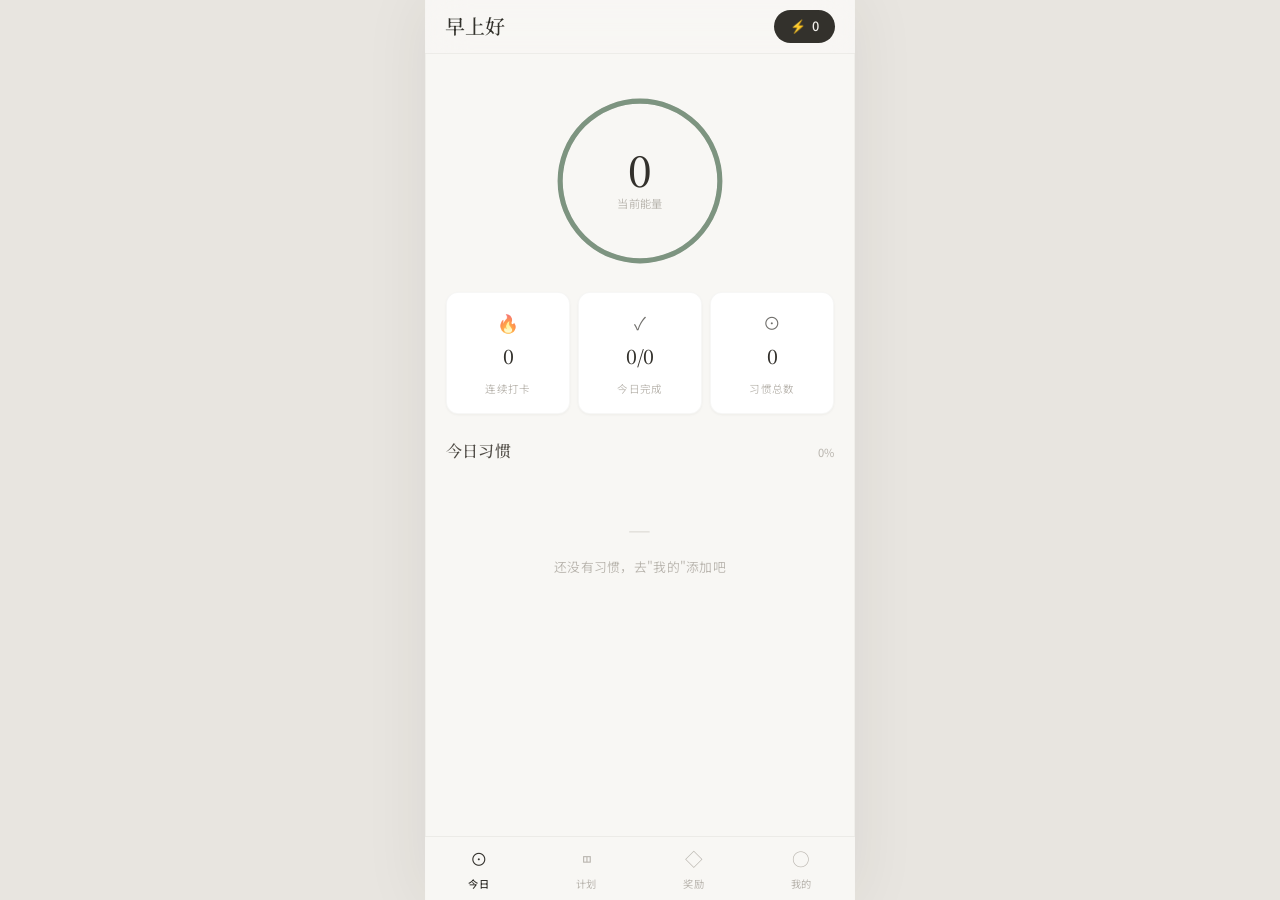
<file: versions/v3-stone.html>
<!DOCTYPE html>
<html lang="zh-CN">
<head>
  <meta charset="UTF-8">
  <meta name="viewport" content="width=device-width, initial-scale=1.0, maximum-scale=1.0, user-scalable=no">
  <meta name="apple-mobile-web-app-capable" content="yes">
  <meta name="apple-mobile-web-app-status-bar-style" content="black-translucent">
  <meta name="theme-color" content="#F8F7F4">
  <title>能量打卡</title>
  
<style>
/* ===== Fonts ===== */
@import url('https://fonts.googleapis.com/css2?family=Noto+Serif+SC:wght@400;500;600;700&family=Noto+Sans+SC:wght@300;350;400;500&display=swap');

/* ==========================================================================
   Design System — Neo-Minimalism
   Palette: Monochromatic warm stone + muted sage accent
   Typography: Serif headings + Sans body, card-based layered layout
   Philosophy: Approachable sophistication
   ========================================================================== */

:root {
  /* ── Monochromatic Stone ── */
  --stone-50:  #F8F7F4;
  --stone-100: #F1EFEB;
  --stone-200: #E8E5E0;
  --stone-300: #D9D5CF;
  --stone-400: #B8B4AD;
  --stone-500: #969189;
  --stone-600: #736E66;
  --stone-700: #4F4B45;
  --stone-800: #33312C;
  --stone-900: #1E1D19;

  /* ── Muted Sage Accent (single hue, monochromatic accent) ── */
  --sage-100: #EDF1ED;
  --sage-200: #DCE4DD;
  --sage-300: #BCCABE;
  --sage-400: #9AAE9C;
  --sage-500: #7D9480;
  --sage-600: #647A67;
  --sage-700: #4E6151;

  /* ── Semantic Tokens ── */
  --bg:            var(--stone-50);
  --bg-elevated:   var(--stone-100);
  --surface:       #FFFFFF;
  --surface-hover: var(--stone-50);
  --border:        var(--stone-200);
  --border-focus:  var(--sage-400);

  --text-primary:   var(--stone-800);
  --text-secondary: var(--stone-600);
  --text-tertiary:  var(--stone-400);
  --text-on-accent: #FFFFFF;

  --accent:        var(--sage-500);
  --accent-hover:  var(--sage-600);
  --accent-light:  var(--sage-100);
  --accent-subtle: var(--sage-200);

  /* ── Elevation (layered card system) ── */
  --elevation-0:  0 0 0 0 transparent;
  --elevation-1:  0 1px 2px rgba(51,49,44,0.03), 0 1px 4px rgba(51,49,44,0.02);
  --elevation-2:  0 2px 6px rgba(51,49,44,0.04), 0 1px 3px rgba(51,49,44,0.03);
  --elevation-3:  0 4px 14px rgba(51,49,44,0.05), 0 2px 6px rgba(51,49,44,0.03);
  --elevation-4:  0 8px 26px rgba(51,49,44,0.07), 0 3px 10px rgba(51,49,44,0.04);

  /* ── Radius ── */
  --radius-xs: 4px;
  --radius-sm: 8px;
  --radius-md: 12px;
  --radius-lg: 18px;
  --radius-xl: 24px;

  /* ── Typography ── */
  --font-serif:  'Noto Serif SC', 'Songti SC', 'SimSun', serif;
  --font-sans:   'Noto Sans SC', -apple-system, BlinkMacSystemFont, 'PingFang SC', 'Microsoft YaHei', sans-serif;

  /* ── Layout ── */
  --nav-height:  64px;
  --header-h:    54px;
  --content-px:  20px;
}

/* ==========================================================================
   Reset & Base
   ========================================================================== */

*, *::before, *::after { box-sizing: border-box; margin: 0; padding: 0; }

html {
  font-size: 16px;
  -webkit-tap-highlight-color: transparent;
  -webkit-font-smoothing: antialiased;
  -moz-osx-font-smoothing: grayscale;
}

body {
  font-family: var(--font-sans);
  font-weight: 350;
  background: var(--stone-200);
  color: var(--text-primary);
  display: flex;
  justify-content: center;
  align-items: flex-start;
  min-height: 100vh;
  min-height: 100dvh;
  line-height: 1.6;
  letter-spacing: 0.005em;
}

/* ==========================================================================
   App Container — the phone frame
   ========================================================================== */

.app-container {
  width: 100%;
  max-width: 430px;
  min-height: 100vh;
  min-height: 100dvh;
  background: var(--bg);
  position: relative;
  overflow-x: hidden;
  padding-bottom: var(--nav-height);
  box-shadow: 0 0 60px rgba(51,49,44,0.08);
}

/* ==========================================================================
   Tab Content
   ========================================================================== */

.tab-content {
  display: none;
  padding: var(--content-px);
  padding-top: calc(var(--header-h) + 20px);
  animation: fadeUp 0.3s cubic-bezier(0.22, 0.61, 0.36, 1);
}

.tab-content.active { display: block; }

@keyframes fadeUp {
  from { opacity: 0; transform: translateY(12px); }
  to   { opacity: 1; transform: translateY(0); }
}

/* ==========================================================================
   Header — glass-morphism, refined
   ========================================================================== */

.header {
  position: fixed;
  top: 0;
  left: 50%;
  transform: translateX(-50%);
  width: 100%;
  max-width: 430px;
  height: var(--header-h);
  background: rgba(248,247,244,0.78);
  backdrop-filter: blur(20px) saturate(140%);
  -webkit-backdrop-filter: blur(20px) saturate(140%);
  display: flex;
  align-items: center;
  justify-content: space-between;
  padding: 0 var(--content-px);
  z-index: 100;
  border-bottom: 0.5px solid rgba(51,49,44,0.06);
}

.header h1 {
  font-family: var(--font-serif);
  font-size: 1.25rem;
  font-weight: 500;
  color: var(--stone-800);
  letter-spacing: 0.01em;
}

.greeting { flex: 1; }

.greeting-text {
  font-family: var(--font-serif);
  font-size: 1.25rem;
  font-weight: 500;
  color: var(--stone-800);
  letter-spacing: 0.01em;
}

.date-text {
  font-size: 0.72rem;
  color: var(--text-tertiary);
  font-weight: 350;
  margin-top: 2px;
  letter-spacing: 0.02em;
}

.header-energy .energy-badge {
  display: flex;
  align-items: center;
  gap: 5px;
  background: var(--stone-800);
  padding: 6px 16px;
  border-radius: 20px;
  font-size: 0.8rem;
  font-weight: 500;
  color: var(--stone-100);
  letter-spacing: 0.02em;
}

/* ==========================================================================
   Energy Ring — minimal, monochrome
   ========================================================================== */

.energy-ring-container {
  display: flex;
  justify-content: center;
  align-items: center;
  margin: 20px auto 24px;
  position: relative;
  width: 174px;
  height: 174px;
}

.energy-ring {
  width: 174px;
  height: 174px;
  transform: rotate(-90deg);
}

.ring-bg {
  fill: none;
  stroke: var(--stone-200);
  stroke-width: 5;
}

.ring-progress {
  fill: none;
  stroke: var(--accent);
  stroke-width: 5;
  stroke-linecap: round;
  transition: stroke-dashoffset 1.2s cubic-bezier(0.4, 0, 0.2, 1);
}

.energy-ring-center {
  position: absolute;
  top: 0; left: 0;
  display: flex;
  flex-direction: column;
  align-items: center;
  justify-content: center;
  width: 174px;
  height: 174px;
  pointer-events: none;
}

.energy-ring-value {
  font-family: var(--font-serif);
  font-size: 2.6rem;
  font-weight: 500;
  color: var(--stone-800);
  line-height: 1;
  letter-spacing: -0.02em;
}

.energy-ring-label {
  font-size: 0.7rem;
  color: var(--text-tertiary);
  font-weight: 350;
  margin-top: 4px;
  letter-spacing: 0.04em;
  text-transform: uppercase;
}

/* ==========================================================================
   Stats Row — card-based layered
   ========================================================================== */

.stats-row {
  display: grid;
  grid-template-columns: repeat(3, 1fr);
  gap: 8px;
  margin-bottom: 24px;
}

.stat-card {
  background: var(--surface);
  border-radius: var(--radius-md);
  padding: 16px 10px 14px;
  text-align: center;
  box-shadow: var(--elevation-1);
  border: 0.5px solid rgba(51,49,44,0.04);
  transition: box-shadow 0.2s ease;
}

.stat-card:active {
  box-shadow: var(--elevation-2);
}

.stat-icon {
  font-size: 1.1rem;
  display: block;
  opacity: 0.7;
}

.stat-value {
  font-family: var(--font-serif);
  font-size: 1.2rem;
  color: var(--stone-800);
  font-weight: 500;
  display: block;
  margin: 4px 0 2px;
  letter-spacing: -0.01em;
}

.stat-label {
  font-size: 0.66rem;
  color: var(--text-tertiary);
  font-weight: 350;
  letter-spacing: 0.03em;
}

/* ==========================================================================
   Section — breathing room
   ========================================================================== */

.section { margin-bottom: 26px; }

.section-header {
  display: flex;
  align-items: baseline;
  justify-content: space-between;
  margin-bottom: 12px;
}

.section-header h2 {
  font-family: var(--font-serif);
  font-size: 1rem;
  font-weight: 500;
  color: var(--stone-700);
  letter-spacing: 0.015em;
}

.section-badge {
  font-size: 0.7rem;
  color: var(--text-tertiary);
  font-weight: 400;
  letter-spacing: 0.02em;
}

/* ==========================================================================
   Habit List — layered cards with elevation
   ========================================================================== */

.habit-list {
  display: flex;
  flex-direction: column;
  gap: 8px;
}

.habit-item {
  background: var(--surface);
  border-radius: var(--radius-md);
  padding: 15px 16px;
  display: flex;
  align-items: center;
  gap: 12px;
  box-shadow: var(--elevation-1);
  border: 0.5px solid rgba(51,49,44,0.04);
  transition: all 0.25s cubic-bezier(0.22, 0.61, 0.36, 1);
  cursor: pointer;
  -webkit-user-select: none;
  user-select: none;
}

.habit-item:active {
  transform: scale(0.985);
  box-shadow: var(--elevation-3);
}

.habit-item.completed {
  opacity: 0.5;
  box-shadow: var(--elevation-0);
  border-color: rgba(51,49,44,0.02);
}

.habit-item.completed .habit-name {
  text-decoration: line-through;
  color: var(--text-tertiary);
}

.habit-check {
  width: 22px;
  height: 22px;
  border-radius: 50%;
  border: 1.5px solid var(--stone-300);
  flex-shrink: 0;
  display: flex;
  align-items: center;
  justify-content: center;
  font-size: 0.65rem;
  color: transparent;
  transition: all 0.3s ease;
}

.habit-item.completed .habit-check {
  border-color: var(--accent);
  background: var(--accent);
  color: white;
}

.habit-icon { font-size: 1.5rem; flex-shrink: 0; opacity: 0.85; }

.habit-info { flex: 1; min-width: 0; }

.habit-name {
  font-size: 0.9rem;
  font-weight: 400;
  color: var(--stone-800);
  transition: all 0.2s ease;
}

.habit-meta {
  font-size: 0.7rem;
  color: var(--text-tertiary);
  font-weight: 350;
  margin-top: 2px;
}

.habit-energy-badge {
  font-size: 0.73rem;
  font-weight: 500;
  color: var(--accent);
  flex-shrink: 0;
  letter-spacing: 0.01em;
}

/* ==========================================================================
   Energy Particle
   ========================================================================== */

.energy-particle {
  position: fixed;
  font-size: 0.95rem;
  font-weight: 500;
  color: var(--accent);
  pointer-events: none;
  z-index: 1000;
  animation: floatUp 1.1s ease-out forwards;
}

@keyframes floatUp {
  0%   { opacity: 1; transform: translateY(0) scale(1); }
  100% { opacity: 0; transform: translateY(-72px) scale(1.3); }
}

/* ==========================================================================
   Empty State
   ========================================================================== */

.empty-state {
  text-align: center;
  padding: 32px 16px;
  color: var(--text-tertiary);
}

.empty-state.small { padding: 18px; }

.empty-icon {
  font-size: 1.6rem;
  display: block;
  margin-bottom: 8px;
  opacity: 0.35;
}

.empty-state p {
  font-size: 0.8rem;
  font-weight: 350;
  letter-spacing: 0.02em;
}

/* ==========================================================================
   Buttons
   ========================================================================== */

.btn {
  padding: 10px 20px;
  border-radius: 20px;
  font-size: 0.82rem;
  font-weight: 400;
  border: none;
  cursor: pointer;
  transition: all 0.2s ease;
  font-family: var(--font-sans);
  letter-spacing: 0.015em;
}

.btn:active { transform: scale(0.96); }

.btn-primary {
  background: var(--stone-800);
  color: var(--stone-100);
}

.btn-primary:active { background: var(--stone-900); }

.btn-secondary {
  background: var(--stone-100);
  color: var(--stone-700);
}

.btn-secondary:active { background: var(--stone-200); }

.btn-danger {
  width: 100%;
  padding: 12px;
  background: var(--surface);
  color: #B0504A;
  border: 0.5px solid rgba(176,80,74,0.15);
  border-radius: var(--radius-md);
  font-size: 0.82rem;
  font-weight: 400;
  cursor: pointer;
  letter-spacing: 0.02em;
}

.btn-danger:active { background: #FDF6F5; }

.btn-icon {
  width: 34px;
  height: 34px;
  border-radius: 50%;
  border: 0.5px solid var(--stone-300);
  background: var(--surface);
  color: var(--stone-600);
  font-size: 1rem;
  cursor: pointer;
  display: flex;
  align-items: center;
  justify-content: center;
  transition: all 0.2s ease;
  box-shadow: var(--elevation-1);
}

.btn-icon:active {
  background: var(--stone-100);
  border-color: var(--stone-400);
  box-shadow: var(--elevation-2);
}

.btn-icon.small {
  width: 30px;
  height: 30px;
  font-size: 0.85rem;
}

.btn-close {
  width: 28px;
  height: 28px;
  border-radius: 50%;
  border: none;
  background: var(--stone-100);
  color: var(--stone-500);
  font-size: 0.75rem;
  cursor: pointer;
  display: flex;
  align-items: center;
  justify-content: center;
  transition: all 0.15s ease;
}

.btn-close:active { background: var(--stone-200); color: var(--stone-700); }

/* ==========================================================================
   Bottom Navigation — minimal, refined
   ========================================================================== */

.bottom-nav {
  position: fixed;
  bottom: 0;
  left: 50%;
  transform: translateX(-50%);
  width: 100%;
  max-width: 430px;
  height: var(--nav-height);
  background: rgba(248,247,244,0.82);
  backdrop-filter: blur(20px) saturate(140%);
  -webkit-backdrop-filter: blur(20px) saturate(140%);
  display: flex;
  align-items: center;
  justify-content: space-around;
  border-top: 0.5px solid rgba(51,49,44,0.06);
  z-index: 100;
  padding-bottom: env(safe-area-inset-bottom);
}

.nav-item {
  display: flex;
  flex-direction: column;
  align-items: center;
  gap: 3px;
  padding: 6px 14px;
  border-radius: var(--radius-sm);
  cursor: pointer;
  transition: all 0.2s ease;
  -webkit-tap-highlight-color: transparent;
  position: relative;
}

.nav-item .nav-icon {
  font-size: 1.1rem;
  color: var(--stone-400);
  transition: all 0.2s ease;
}

.nav-item .nav-label {
  font-size: 0.64rem;
  color: var(--stone-400);
  font-weight: 400;
  letter-spacing: 0.03em;
  transition: color 0.2s ease;
}

.nav-item.active .nav-label {
  color: var(--stone-800);
  font-weight: 500;
}

.nav-item.active .nav-icon {
  color: var(--stone-800);
}

/* ==========================================================================
   Calendar View Toggle
   ========================================================================== */

.calendar-view-toggle {
  display: flex;
  background: var(--stone-100);
  border-radius: 18px;
  padding: 3px;
  box-shadow: var(--elevation-0);
}

.toggle-option {
  padding: 5px 16px;
  border-radius: 16px;
  font-size: 0.72rem;
  font-weight: 400;
  cursor: pointer;
  border: none;
  background: transparent;
  color: var(--text-tertiary);
  transition: all 0.25s cubic-bezier(0.22, 0.61, 0.36, 1);
  font-family: var(--font-sans);
  letter-spacing: 0.02em;
}

.toggle-option.active {
  background: var(--surface);
  color: var(--stone-800);
  font-weight: 500;
  box-shadow: var(--elevation-1);
}

/* ==========================================================================
   Week Calendar Strip
   ========================================================================== */

.calendar-strip {
  display: flex;
  gap: 4px;
  overflow-x: auto;
  padding: 6px 0 12px;
  scroll-behavior: smooth;
  -webkit-overflow-scrolling: touch;
  scrollbar-width: none;
}

.calendar-strip::-webkit-scrollbar { display: none; }

.calendar-day {
  display: flex;
  flex-direction: column;
  align-items: center;
  gap: 4px;
  min-width: 44px;
  padding: 10px 4px 8px;
  border-radius: var(--radius-md);
  background: var(--surface);
  cursor: pointer;
  transition: all 0.25s cubic-bezier(0.22, 0.61, 0.36, 1);
  flex-shrink: 0;
  box-shadow: var(--elevation-1);
  border: 0.5px solid rgba(51,49,44,0.03);
}

.calendar-day:active { transform: scale(0.94); }

.calendar-day.today {
  background: var(--stone-800);
  box-shadow: var(--elevation-2);
  border-color: transparent;
}

.calendar-day.today .cal-day,
.calendar-day.today .cal-date { color: var(--stone-100); }

.calendar-day.today .cal-dot { background: var(--stone-100); }

.calendar-day.selected {
  box-shadow: inset 0 0 0 2px var(--stone-800);
}

.calendar-day.today.selected {
  box-shadow: inset 0 0 0 2px var(--stone-100);
}

.calendar-day .cal-day {
  font-size: 0.6rem;
  color: var(--text-tertiary);
  font-weight: 400;
  letter-spacing: 0.03em;
}

.calendar-day .cal-date {
  font-family: var(--font-serif);
  font-size: 0.9rem;
  color: var(--stone-700);
  font-weight: 500;
}

.calendar-day .cal-dot {
  width: 4px;
  height: 4px;
  border-radius: 50%;
  background: var(--accent);
  opacity: 0;
  transition: opacity 0.2s ease;
}

.calendar-day.has-plans .cal-dot { opacity: 1; }

/* ==========================================================================
   Month Calendar Grid
   ========================================================================== */

.month-calendar {
  display: none;
  background: var(--surface);
  border-radius: var(--radius-lg);
  padding: 16px 12px 12px;
  box-shadow: var(--elevation-2);
  border: 0.5px solid rgba(51,49,44,0.04);
  margin-bottom: 16px;
}

.calendar-grid-header {
  display: grid;
  grid-template-columns: repeat(7, 1fr);
  text-align: center;
  margin-bottom: 6px;
}

.calendar-grid-header span {
  font-size: 0.62rem;
  color: var(--text-tertiary);
  font-weight: 400;
  padding: 6px 0;
  letter-spacing: 0.04em;
}

.calendar-grid {
  display: grid;
  grid-template-columns: repeat(7, 1fr);
  gap: 2px;
}

.calendar-cell {
  aspect-ratio: 1;
  display: flex;
  flex-direction: column;
  align-items: center;
  justify-content: center;
  border-radius: 50%;
  cursor: pointer;
  font-size: 0.78rem;
  color: var(--stone-700);
  font-weight: 400;
  transition: all 0.2s cubic-bezier(0.22, 0.61, 0.36, 1);
  position: relative;
}

.calendar-cell:active { transform: scale(0.9); }

.calendar-cell.other-month {
  color: var(--stone-300);
}

.calendar-cell.today {
  background: var(--stone-800);
  color: var(--stone-100);
  font-weight: 500;
}

.calendar-cell.selected {
  box-shadow: inset 0 0 0 2px var(--stone-800);
}

.calendar-cell.today.selected {
  box-shadow: inset 0 0 0 2px var(--stone-300);
}

.calendar-cell .cell-dot {
  width: 3px;
  height: 3px;
  border-radius: 50%;
  background: var(--accent);
  position: absolute;
  bottom: 3px;
  opacity: 0;
}

.calendar-cell.has-plans .cell-dot { opacity: 1; }
.calendar-cell.today .cell-dot { background: var(--stone-100); }

/* ==========================================================================
   Plan List
   ========================================================================== */

.plan-list { display: flex; flex-direction: column; gap: 6px; }

.plan-item {
  background: var(--surface);
  border-radius: var(--radius-md);
  padding: 14px 16px;
  display: flex;
  align-items: flex-start;
  gap: 12px;
  box-shadow: var(--elevation-1);
  border: 0.5px solid rgba(51,49,44,0.04);
  transition: all 0.2s ease;
}

.plan-time {
  font-size: 0.72rem;
  color: var(--accent);
  font-weight: 500;
  flex-shrink: 0;
  min-width: 42px;
  letter-spacing: 0.02em;
}

.plan-content { flex: 1; min-width: 0; }

.plan-title {
  font-size: 0.88rem;
  font-weight: 400;
  color: var(--stone-800);
}

.plan-desc {
  font-size: 0.73rem;
  color: var(--text-tertiary);
  font-weight: 350;
  margin-top: 3px;
  line-height: 1.5;
}

.plan-item.completed .plan-title {
  text-decoration: line-through;
  color: var(--text-tertiary);
}

.plan-check-btn {
  width: 20px;
  height: 20px;
  border-radius: 50%;
  border: 1.5px solid var(--stone-300);
  flex-shrink: 0;
  cursor: pointer;
  background: transparent;
  transition: all 0.2s ease;
}

.plan-item.completed .plan-check-btn {
  border-color: var(--accent);
  background: var(--accent);
}

.plan-delete {
  background: none;
  border: none;
  color: var(--stone-300);
  cursor: pointer;
  font-size: 0.8rem;
  flex-shrink: 0;
  padding: 0;
  transition: color 0.15s ease;
}

.plan-delete:active { color: #B0504A; }

/* ==========================================================================
   Diary — layered editorial feel
   ========================================================================== */

.diary-section { margin-top: 4px; }

.diary-editor-wrap {
  background: var(--surface);
  border-radius: var(--radius-lg);
  box-shadow: var(--elevation-2);
  border: 0.5px solid rgba(51,49,44,0.05);
  overflow: hidden;
}

.diary-editor-wrap textarea {
  width: 100%;
  border: none;
  padding: 16px;
  font-size: 0.85rem;
  font-family: var(--font-serif);
  font-weight: 400;
  color: var(--stone-800);
  background: transparent;
  resize: vertical;
  min-height: 110px;
  line-height: 1.8;
  outline: none;
  letter-spacing: 0.01em;
}

.diary-editor-wrap textarea::placeholder {
  color: var(--stone-300);
  font-weight: 400;
  font-style: italic;
}

.diary-toolbar {
  display: flex;
  justify-content: space-between;
  align-items: center;
  padding: 10px 16px;
  border-top: 0.5px solid var(--stone-100);
  background: var(--stone-50);
}

.diary-word-count {
  font-size: 0.68rem;
  color: var(--text-tertiary);
  font-weight: 350;
  letter-spacing: 0.03em;
}

.btn-diary-save {
  background: var(--stone-800);
  color: var(--stone-100);
  border: none;
  padding: 7px 20px;
  border-radius: 18px;
  font-size: 0.76rem;
  font-weight: 400;
  cursor: pointer;
  font-family: var(--font-sans);
  transition: all 0.2s ease;
  letter-spacing: 0.02em;
}

.btn-diary-save:active { transform: scale(0.95); background: var(--stone-900); }

.diary-list {
  margin-top: 12px;
  display: flex;
  flex-direction: column;
  gap: 6px;
}

.diary-entry {
  background: var(--surface);
  border-radius: var(--radius-md);
  padding: 14px 16px;
  border: 0.5px solid rgba(51,49,44,0.04);
  box-shadow: var(--elevation-1);
  cursor: pointer;
  transition: all 0.2s ease;
}

.diary-entry:active {
  box-shadow: var(--elevation-3);
  transform: scale(0.99);
}

.diary-entry .diary-entry-date {
  font-family: var(--font-serif);
  font-size: 0.7rem;
  color: var(--accent);
  font-weight: 500;
  margin-bottom: 5px;
  letter-spacing: 0.02em;
}

.diary-entry .diary-entry-text {
  font-size: 0.83rem;
  color: var(--stone-700);
  font-weight: 350;
  line-height: 1.7;
  white-space: pre-wrap;
  word-break: break-word;
}

/* ==========================================================================
   Reward Energy Bar — elevated card
   ========================================================================== */

.reward-energy-bar {
  background: var(--surface);
  border-radius: var(--radius-lg);
  padding: 18px 18px 14px;
  box-shadow: var(--elevation-2);
  border: 0.5px solid rgba(51,49,44,0.04);
  margin-bottom: 20px;
}

.reward-energy-info {
  display: flex;
  justify-content: space-between;
  align-items: baseline;
  margin-bottom: 10px;
}

.reward-energy-label {
  font-size: 0.78rem;
  color: var(--text-tertiary);
  font-weight: 350;
  letter-spacing: 0.02em;
}

.reward-energy-amount {
  font-family: var(--font-serif);
  font-size: 1.4rem;
  color: var(--stone-800);
  font-weight: 500;
}

.reward-energy-track {
  height: 5px;
  background: var(--stone-100);
  border-radius: 3px;
  overflow: hidden;
  margin-bottom: 10px;
}

.reward-energy-fill {
  height: 100%;
  background: var(--accent);
  border-radius: 3px;
  transition: width 0.9s cubic-bezier(0.22, 0.61, 0.36, 1);
}

.reward-energy-meta {
  display: flex;
  justify-content: space-between;
  font-size: 0.68rem;
  color: var(--text-tertiary);
  font-weight: 350;
  letter-spacing: 0.02em;
}

.reward-energy-meta strong {
  color: var(--stone-700);
  font-weight: 500;
}

/* ==========================================================================
   Reward Grid — card grid
   ========================================================================== */

.reward-grid {
  display: grid;
  grid-template-columns: 1fr 1fr;
  gap: 10px;
}

.reward-card {
  background: var(--surface);
  border-radius: var(--radius-lg);
  padding: 18px 14px 16px;
  text-align: center;
  box-shadow: var(--elevation-1);
  border: 0.5px solid rgba(51,49,44,0.04);
  display: flex;
  flex-direction: column;
  align-items: center;
  gap: 6px;
  position: relative;
  transition: all 0.25s cubic-bezier(0.22, 0.61, 0.36, 1);
}

.reward-card:active {
  box-shadow: var(--elevation-3);
  transform: scale(0.975);
}

.reward-card .reward-icon { font-size: 1.8rem; opacity: 0.85; }

.reward-card .reward-name {
  font-size: 0.85rem;
  font-weight: 400;
  color: var(--stone-800);
  letter-spacing: 0.01em;
}

.reward-card .reward-desc {
  font-size: 0.68rem;
  color: var(--text-tertiary);
  font-weight: 350;
  line-height: 1.4;
}

.reward-card .reward-cost {
  font-size: 0.74rem;
  font-weight: 500;
  color: var(--accent);
  letter-spacing: 0.02em;
}

.reward-card .btn-redeem {
  width: 100%;
  padding: 8px;
  border-radius: 18px;
  border: none;
  font-weight: 400;
  font-size: 0.78rem;
  cursor: pointer;
  transition: all 0.2s ease;
  background: var(--stone-800);
  color: var(--stone-100);
  font-family: var(--font-sans);
  letter-spacing: 0.015em;
  box-shadow: var(--elevation-1);
}

.reward-card .btn-redeem:active { transform: scale(0.95); }

.reward-card .btn-redeem:disabled {
  background: var(--stone-100);
  color: var(--stone-400);
  box-shadow: none;
  cursor: not-allowed;
}

.reward-card .btn-redeem:disabled:active { transform: none; }

/* Edit button */
.reward-edit-btn {
  position: absolute;
  top: 10px;
  right: 10px;
  width: 26px;
  height: 26px;
  border-radius: 50%;
  border: 0.5px solid var(--stone-200);
  background: var(--surface);
  font-size: 0.65rem;
  cursor: pointer;
  display: flex;
  align-items: center;
  justify-content: center;
  color: var(--stone-400);
  transition: all 0.15s ease;
  box-shadow: var(--elevation-1);
}

.reward-edit-btn:active {
  background: var(--stone-100);
  color: var(--stone-700);
  border-color: var(--stone-400);
}

/* ==========================================================================
   Redeem History
   ========================================================================== */

.redeem-list { display: flex; flex-direction: column; gap: 5px; }

.redeem-item {
  display: flex;
  align-items: center;
  gap: 10px;
  padding: 10px 14px;
  background: var(--surface);
  border-radius: var(--radius-sm);
  border: 0.5px solid rgba(51,49,44,0.04);
  font-size: 0.8rem;
  font-weight: 350;
  box-shadow: var(--elevation-1);
}

.redeem-item .redeem-icon { font-size: 1.1rem; opacity: 0.8; }

.redeem-item .redeem-info { flex: 1; }

.redeem-item .redeem-name { font-weight: 400; font-size: 0.8rem; color: var(--stone-700); }

.redeem-item .redeem-date { font-size: 0.66rem; color: var(--text-tertiary); }

.redeem-item .redeem-cost { color: #B0504A; font-weight: 500; font-size: 0.74rem; }

/* ==========================================================================
   Profile
   ========================================================================== */

.profile-stats {
  display: grid;
  grid-template-columns: repeat(3, 1fr);
  gap: 8px;
  margin-bottom: 20px;
}

.profile-stat {
  background: var(--surface);
  border-radius: var(--radius-md);
  padding: 18px 8px 16px;
  text-align: center;
  box-shadow: var(--elevation-1);
  border: 0.5px solid rgba(51,49,44,0.04);
}

.profile-stat-val {
  font-family: var(--font-serif);
  font-size: 1.5rem;
  color: var(--stone-800);
  font-weight: 500;
  display: block;
}

.profile-stat-lbl {
  font-size: 0.66rem;
  color: var(--text-tertiary);
  font-weight: 350;
  margin-top: 4px;
  letter-spacing: 0.03em;
}

/* ==========================================================================
   Habit Manage List
   ========================================================================== */

.habit-manage-list { display: flex; flex-direction: column; gap: 6px; }

.habit-manage-item {
  background: var(--surface);
  border-radius: var(--radius-md);
  padding: 13px 16px;
  display: flex;
  align-items: center;
  gap: 12px;
  box-shadow: var(--elevation-1);
  border: 0.5px solid rgba(51,49,44,0.04);
  cursor: pointer;
  transition: all 0.2s ease;
}

.habit-manage-item:active {
  box-shadow: var(--elevation-2);
  transform: scale(0.99);
}

.habit-manage-item .hm-icon { font-size: 1.3rem; opacity: 0.85; }

.habit-manage-item .hm-info { flex: 1; min-width: 0; }

.habit-manage-item .hm-name { font-weight: 400; font-size: 0.86rem; color: var(--stone-800); }

.habit-manage-item .hm-meta {
  font-size: 0.68rem;
  color: var(--text-tertiary);
  font-weight: 350;
}

.habit-manage-item .hm-energy {
  font-size: 0.72rem;
  font-weight: 500;
  color: var(--accent);
}

.habit-manage-item .hm-delete {
  background: none;
  border: none;
  font-size: 0.85rem;
  cursor: pointer;
  padding: 4px;
  color: var(--stone-300);
  transition: color 0.15s ease;
}

.habit-manage-item .hm-delete:active { color: #B0504A; }

/* ==========================================================================
   Energy Chart
   ========================================================================== */

.energy-chart {
  display: flex;
  align-items: flex-end;
  gap: 8px;
  height: 110px;
  padding: 8px 0;
  background: var(--surface);
  border-radius: var(--radius-lg);
  padding: 18px 14px 12px;
  box-shadow: var(--elevation-1);
  border: 0.5px solid rgba(51,49,44,0.04);
}

.chart-bar-wrap {
  flex: 1;
  display: flex;
  flex-direction: column;
  align-items: center;
  gap: 4px;
  height: 100%;
  justify-content: flex-end;
}

.chart-bar {
  width: 100%;
  max-width: 34px;
  background: var(--accent);
  border-radius: 3px 3px 0 0;
  transition: height 0.7s cubic-bezier(0.22, 0.61, 0.36, 1);
  min-height: 3px;
}

.chart-bar.negative { background: #C8A8A4; }

.chart-label {
  font-size: 0.62rem;
  color: var(--text-tertiary);
  font-weight: 350;
  letter-spacing: 0.02em;
}

.chart-value {
  font-size: 0.64rem;
  font-weight: 500;
  color: var(--stone-700);
}

/* ==========================================================================
   Modals
   ========================================================================== */

.modal-overlay {
  position: fixed;
  inset: 0;
  background: rgba(30,29,25,0.35);
  backdrop-filter: blur(4px);
  -webkit-backdrop-filter: blur(4px);
  z-index: 200;
  display: none;
  align-items: flex-end;
  justify-content: center;
}

.modal-overlay.active { display: flex; }

.modal {
  background: var(--surface);
  border-radius: 20px 20px 0 0;
  width: 100%;
  max-width: 430px;
  max-height: 85vh;
  max-height: 85dvh;
  overflow-y: auto;
  animation: slideUp 0.35s cubic-bezier(0.22, 0.61, 0.36, 1);
  padding-bottom: env(safe-area-inset-bottom);
  box-shadow: 0 -4px 30px rgba(51,49,44,0.12);
}

.modal-sm { max-height: fit-content; text-align: center; }

@keyframes slideUp {
  from { transform: translateY(100%); }
  to   { transform: translateY(0); }
}

.modal-header {
  display: flex;
  align-items: center;
  justify-content: space-between;
  padding: 18px 20px 12px;
  border-bottom: 0.5px solid var(--stone-100);
  position: sticky;
  top: 0;
  background: rgba(255,255,255,0.92);
  backdrop-filter: blur(14px);
  -webkit-backdrop-filter: blur(14px);
  border-radius: 20px 20px 0 0;
  z-index: 1;
}

.modal-header h3 {
  font-family: var(--font-serif);
  font-size: 1.1rem;
  font-weight: 500;
  color: var(--stone-800);
}

.modal-body { padding: 16px 20px; }

.modal-footer {
  padding: 12px 20px 20px;
  display: flex;
  gap: 8px;
}

.modal-footer .btn { flex: 1; }

/* Delete reward in modal */
.btn-delete-reward {
  background: none;
  border: none;
  color: #B0504A;
  font-size: 0.78rem;
  cursor: pointer;
  padding: 6px 12px;
  font-weight: 400;
  font-family: var(--font-sans);
  letter-spacing: 0.02em;
}

.btn-delete-reward:active { opacity: 0.7; }

.text-center { text-align: center; }

/* ==========================================================================
   Forms
   ========================================================================== */

.form-group { margin-bottom: 14px; }

.form-group label {
  display: block;
  font-size: 0.74rem;
  font-weight: 500;
  color: var(--stone-600);
  margin-bottom: 6px;
  letter-spacing: 0.015em;
}

.form-group input[type="text"],
.form-group input[type="date"],
.form-group input[type="time"],
.form-group select,
.form-group textarea {
  width: 100%;
  padding: 10px 12px;
  border: 0.5px solid var(--stone-200);
  border-radius: var(--radius-sm);
  font-size: 0.85rem;
  font-family: var(--font-sans);
  font-weight: 350;
  background: var(--stone-50);
  color: var(--stone-800);
  transition: all 0.2s ease;
  -webkit-appearance: none;
  letter-spacing: 0.01em;
}

.form-group input:focus,
.form-group select:focus,
.form-group textarea:focus {
  outline: none;
  border-color: var(--stone-400);
  background: var(--surface);
  box-shadow: 0 0 0 3px rgba(125,148,128,0.08);
}

.form-group textarea { resize: vertical; }

.form-group input[type="range"] {
  width: 100%;
  accent-color: var(--stone-700);
}

.range-label {
  display: inline-block;
  margin-top: 4px;
  font-size: 0.8rem;
  color: var(--accent);
  font-weight: 500;
}

.form-row { display: flex; gap: 10px; }

.flex-1 { flex: 1; }

/* ==========================================================================
   Icon Picker
   ========================================================================== */

.icon-picker { display: flex; flex-wrap: wrap; gap: 7px; }

.icon-picker .icon-option {
  width: 38px;
  height: 38px;
  border-radius: 50%;
  border: 0.5px solid var(--stone-200);
  display: flex;
  align-items: center;
  justify-content: center;
  font-size: 1.1rem;
  cursor: pointer;
  background: var(--surface);
  transition: all 0.2s cubic-bezier(0.22, 0.61, 0.36, 1);
}

.icon-picker .icon-option:active { transform: scale(0.88); }

.icon-picker .icon-option.selected {
  border-color: var(--stone-800);
  background: var(--stone-50);
  transform: scale(1.06);
  box-shadow: var(--elevation-1);
}

.icon-picker.small .icon-option {
  width: 34px;
  height: 34px;
  font-size: 1rem;
}

/* ==========================================================================
   Weekday Picker
   ========================================================================== */

.weekday-picker { display: flex; gap: 5px; }

.weekday-picker .wd-option {
  width: 34px;
  height: 34px;
  border-radius: 50%;
  border: 0.5px solid var(--stone-200);
  display: flex;
  align-items: center;
  justify-content: center;
  font-size: 0.7rem;
  font-weight: 400;
  cursor: pointer;
  background: var(--surface);
  transition: all 0.2s cubic-bezier(0.22, 0.61, 0.36, 1);
  color: var(--stone-500);
}

.weekday-picker .wd-option:active { transform: scale(0.88); }

.weekday-picker .wd-option.selected {
  border-color: var(--stone-800);
  background: var(--stone-800);
  color: var(--stone-100);
  box-shadow: var(--elevation-1);
}

/* ==========================================================================
   Redeem Confirm & Toast
   ========================================================================== */

.redeem-confirm-icon { font-size: 2.5rem; margin-bottom: 8px; }

.redeem-toast {
  position: fixed;
  inset: 0;
  z-index: 300;
  display: none;
  align-items: center;
  justify-content: center;
  background: rgba(30,29,25,0.4);
  backdrop-filter: blur(4px);
  -webkit-backdrop-filter: blur(4px);
  pointer-events: none;
}

.redeem-toast.active {
  display: flex;
  animation: toastIn 0.3s ease;
}

@keyframes toastIn {
  from { opacity: 0; }
  to   { opacity: 1; }
}

.redeem-toast-content {
  background: var(--surface);
  border-radius: var(--radius-xl);
  padding: 28px 36px;
  text-align: center;
  box-shadow: var(--elevation-4);
  animation: toastBounce 0.55s cubic-bezier(0.175, 0.885, 0.32, 1.275);
}

@keyframes toastBounce {
  0%   { transform: scale(0.5); opacity: 0; }
  100% { transform: scale(1); opacity: 1; }
}

.redeem-toast-icon { font-size: 2rem; display: block; margin-bottom: 8px; }

.redeem-toast-title {
  font-family: var(--font-serif);
  font-size: 1.2rem;
  color: var(--stone-800);
  margin-bottom: 4px;
}

.redeem-toast-energy {
  font-size: 0.88rem;
  color: var(--stone-600);
  font-weight: 400;
}

/* ==========================================================================
   Responsive
   ========================================================================== */

@media (min-width: 431px) {
  .app-container {
    border-left: 0.5px solid rgba(51,49,44,0.04);
    border-right: 0.5px solid rgba(51,49,44,0.04);
  }
}

</style>
</head>
<body>
  <div class="app-container">

    <!-- ===== 今日 Tab ===== -->
    <div class="tab-content active" id="tab-today">
      <header class="header">
        <div class="greeting">
          <h1 class="greeting-text" id="greetingText">早上好</h1>
          <p class="date-text" id="dateText"></p>
        </div>
        <div class="header-energy" id="headerEnergy">
          <div class="energy-badge">
            <span>⚡</span>
            <span id="headerEnergyValue">0</span>
          </div>
        </div>
      </header>

      <div class="energy-ring-container">
        <svg class="energy-ring" viewBox="0 0 170 170">
          <circle class="ring-bg" cx="85" cy="85" r="78"></circle>
          <circle class="ring-progress" id="energyRing" cx="85" cy="85" r="78"></circle>
        </svg>
        <div class="energy-ring-center">
          <span class="energy-ring-value" id="energyRingValue">0</span>
          <span class="energy-ring-label">当前能量</span>
        </div>
      </div>

      <div class="stats-row">
        <div class="stat-card">
          <span class="stat-icon">🔥</span>
          <span class="stat-value" id="streakDays">0</span>
          <span class="stat-label">连续打卡</span>
        </div>
        <div class="stat-card">
          <span class="stat-icon">✓</span>
          <span class="stat-value" id="todayDone">0/<span id="todayTotal">0</span></span>
          <span class="stat-label">今日完成</span>
        </div>
        <div class="stat-card">
          <span class="stat-icon">⊙</span>
          <span class="stat-value" id="totalHabits">0</span>
          <span class="stat-label">习惯总数</span>
        </div>
      </div>

      <div class="section">
        <div class="section-header">
          <h2>今日习惯</h2>
          <span class="section-badge" id="todayProgress">0%</span>
        </div>
        <div class="habit-list" id="todayHabitList">
          <div class="empty-state">
            <span class="empty-icon">—</span>
            <p>还没有习惯，去"我的"添加吧</p>
          </div>
        </div>
      </div>
    </div>

    <!-- ===== 计划 Tab ===== -->
    <div class="tab-content" id="tab-plans">
      <header class="header">
        <h1>计划</h1>
        <button class="btn-icon" id="btnAddPlan" title="添加计划">＋</button>
      </header>

      <!-- Calendar + Toggle -->
      <div class="section-header">
        <h2 id="planDateTitle">今日计划</h2>
        <div class="calendar-view-toggle" id="calendarViewToggle">
          <button class="toggle-option active" data-view="week">周</button>
          <button class="toggle-option" data-view="month">月</button>
        </div>
      </div>

      <!-- Week View -->
      <div class="calendar-strip" id="calendarStrip"></div>

      <!-- Month View -->
      <div class="month-calendar" id="monthCalendar">
        <div class="calendar-grid-header">
          <span>日</span><span>一</span><span>二</span><span>三</span><span>四</span><span>五</span><span>六</span>
        </div>
        <div class="calendar-grid" id="calendarGrid"></div>
      </div>

      <!-- Plan List -->
      <div class="section">
        <div class="section-header">
          <h2>待办</h2>
          <span class="section-badge" id="planCount">0项</span>
        </div>
        <div class="plan-list" id="planList">
          <div class="empty-state">
            <span class="empty-icon">—</span>
            <p>暂无计划</p>
          </div>
        </div>
      </div>

      <!-- Diary -->
      <div class="section diary-section">
        <div class="section-header">
          <h2>日记</h2>
          <span class="section-badge" id="diaryDateLabel">今天</span>
        </div>
        <div class="diary-editor-wrap">
          <textarea id="diaryEditor" placeholder="记录今天的想法…"></textarea>
          <div class="diary-toolbar">
            <span class="diary-word-count" id="diaryWordCount">0 字</span>
            <button class="btn-diary-save" id="btnSaveDiary">保存</button>
          </div>
        </div>
        <div class="diary-list" id="diaryList"></div>
      </div>
    </div>

    <!-- ===== 奖励 Tab ===== -->
    <div class="tab-content" id="tab-rewards">
      <header class="header">
        <h1>奖励</h1>
        <button class="btn-icon" id="btnAddReward" title="添加奖励">＋</button>
      </header>

      <div class="reward-energy-bar">
        <div class="reward-energy-info">
          <span class="reward-energy-label">可用能量</span>
          <span class="reward-energy-amount" id="rewardEnergyAmount">0 ⚡</span>
        </div>
        <div class="reward-energy-track">
          <div class="reward-energy-fill" id="rewardEnergyFill"></div>
        </div>
        <div class="reward-energy-meta">
          <span>累计获得 <strong id="totalEarned">0</strong></span>
          <span>累计兑换 <strong id="totalSpent">0</strong></span>
        </div>
      </div>

      <div class="section">
        <div class="section-header"><h2>可兑换</h2></div>
        <div class="reward-grid" id="rewardGrid">
          <div class="empty-state">
            <span class="empty-icon">—</span>
            <p>还没有奖励</p>
          </div>
        </div>
      </div>

      <div class="section" id="redeemHistorySection" style="display:none;">
        <div class="section-header"><h2>兑换记录</h2></div>
        <div class="redeem-list" id="redeemList"></div>
      </div>
    </div>

    <!-- ===== 我的 Tab ===== -->
    <div class="tab-content" id="tab-profile">
      <header class="header"><h1>我的</h1></header>

      <div class="profile-stats">
        <div class="profile-stat">
          <span class="profile-stat-val" id="profileTotalEnergy">0</span>
          <span class="profile-stat-lbl">累计能量</span>
        </div>
        <div class="profile-stat">
          <span class="profile-stat-val" id="profileStreak">0天</span>
          <span class="profile-stat-lbl">最长连续</span>
        </div>
        <div class="profile-stat">
          <span class="profile-stat-val" id="profileCheckins">0次</span>
          <span class="profile-stat-lbl">总打卡</span>
        </div>
      </div>

      <div class="section">
        <div class="section-header">
          <h2>我的习惯</h2>
          <button class="btn-icon small" id="btnAddHabit">＋</button>
        </div>
        <div class="habit-manage-list" id="habitManageList">
          <div class="empty-state">
            <span class="empty-icon">—</span>
            <p>添加你的第一个习惯吧</p>
          </div>
        </div>
      </div>

      <div class="section">
        <div class="section-header"><h2>近7天能量</h2></div>
        <div class="energy-chart" id="energyChart">
          <div class="empty-state small"><p>开始打卡后会显示能量趋势</p></div>
        </div>
      </div>

      <div class="section">
        <button class="btn-danger" id="btnReset">重置所有数据</button>
      </div>
    </div>

    <!-- ===== 底部导航 ===== -->
    <nav class="bottom-nav">
      <div class="nav-item active" data-tab="today">
        <span class="nav-icon">⊙</span>
        <span class="nav-label">今日</span>
      </div>
      <div class="nav-item" data-tab="plans">
        <span class="nav-icon">◫</span>
        <span class="nav-label">计划</span>
      </div>
      <div class="nav-item" data-tab="rewards">
        <span class="nav-icon">◇</span>
        <span class="nav-label">奖励</span>
      </div>
      <div class="nav-item" data-tab="profile">
        <span class="nav-icon">○</span>
        <span class="nav-label">我的</span>
      </div>
    </nav>
  </div>

  <!-- ===== 习惯模态 ===== -->
  <div class="modal-overlay" id="modalHabit">
    <div class="modal">
      <div class="modal-header">
        <h3 id="modalHabitTitle">添加习惯</h3>
        <button class="btn-close modal-close">✕</button>
      </div>
      <div class="modal-body">
        <input type="hidden" id="habitEditId">
        <div class="form-group"><label>习惯名称</label><input type="text" id="habitName" placeholder="例如：早起、跑步、阅读…"></div>
        <div class="form-group"><label>图标</label><div class="icon-picker" id="iconPicker"></div></div>
        <div class="form-group"><label>分类</label>
          <select id="habitCategory">
            <option value="健康">健康</option><option value="学习">学习</option><option value="生活">生活</option><option value="工作">工作</option><option value="社交">社交</option><option value="其他">其他</option>
          </select>
        </div>
        <div class="form-group"><label>能量值 (1-100)</label><input type="range" id="habitEnergy" min="1" max="100" value="10"><span class="range-label" id="habitEnergyLabel">10 ⚡</span></div>
        <div class="form-group"><label>重复日</label><div class="weekday-picker" id="weekdayPicker"></div></div>
        <div class="form-group"><label>时段</label>
          <select id="habitTimeOfDay">
            <option value="anytime">任意时间</option><option value="morning">早晨</option><option value="afternoon">下午</option><option value="evening">晚上</option>
          </select>
        </div>
      </div>
      <div class="modal-footer">
        <button class="btn btn-secondary modal-close">取消</button>
        <button class="btn btn-primary" id="btnSaveHabit">保存</button>
      </div>
    </div>
  </div>

  <!-- ===== 计划模态 ===== -->
  <div class="modal-overlay" id="modalPlan">
    <div class="modal">
      <div class="modal-header"><h3>添加计划</h3><button class="btn-close modal-close">✕</button></div>
      <div class="modal-body">
        <div class="form-group"><label>标题</label><input type="text" id="planTitle" placeholder="要做什么？"></div>
        <div class="form-row">
          <div class="form-group flex-1"><label>日期</label><input type="date" id="planDate"></div>
          <div class="form-group flex-1"><label>时间</label><input type="time" id="planTime"></div>
        </div>
        <div class="form-group"><label>备注</label><textarea id="planDesc" rows="2" placeholder="详细描述（可选）"></textarea></div>
      </div>
      <div class="modal-footer">
        <button class="btn btn-secondary modal-close">取消</button>
        <button class="btn btn-primary" id="btnSavePlan">保存</button>
      </div>
    </div>
  </div>

  <!-- ===== 奖励模态(添加/编辑) ===== -->
  <div class="modal-overlay" id="modalReward">
    <div class="modal">
      <div class="modal-header">
        <h3 id="modalRewardTitle">添加奖励</h3>
        <button class="btn-close modal-close">✕</button>
      </div>
      <div class="modal-body">
        <input type="hidden" id="rewardEditId">
        <div class="form-group"><label>奖励名称</label><input type="text" id="rewardName" placeholder="例如：看一集剧、买杯奶茶…"></div>
        <div class="form-group"><label>图标</label><div class="icon-picker small" id="rewardIconPicker"></div></div>
        <div class="form-group"><label>所需能量值 (1-500)</label><input type="range" id="rewardCost" min="1" max="500" value="30"><span class="range-label" id="rewardCostLabel">30 ⚡</span></div>
        <div class="form-group"><label>描述</label><textarea id="rewardDesc" rows="2" placeholder="描述这个奖励（可选）"></textarea></div>
      </div>
      <div class="modal-footer" id="rewardModalFooter">
        <button class="btn btn-secondary modal-close">取消</button>
        <button class="btn btn-primary" id="btnSaveReward">保存</button>
      </div>
    </div>
  </div>

  <!-- ===== 兑换确认 ===== -->
  <div class="modal-overlay" id="modalRedeem">
    <div class="modal modal-sm">
      <div class="modal-body text-center">
        <div class="redeem-confirm-icon" id="redeemConfirmIcon"></div>
        <h3>确认兑换？</h3>
        <p style="color:var(--text-light);">消耗 <strong id="redeemConfirmCost">0 ⚡</strong></p>
        <p style="color:var(--text-light);">兑换后剩余 <strong id="redeemConfirmRemain">0 ⚡</strong></p>
      </div>
      <div class="modal-footer">
        <button class="btn btn-secondary modal-close">取消</button>
        <button class="btn btn-primary" id="btnConfirmRedeem">确认兑换</button>
      </div>
    </div>
  </div>

  <!-- ===== 兑换成功 ===== -->
  <div class="redeem-toast" id="redeemToast">
    <div class="redeem-toast-content">
      <span class="redeem-toast-icon">—</span>
      <p class="redeem-toast-title">兑换成功</p>
      <p class="redeem-toast-energy" id="redeemToastEnergy"></p>
    </div>
  </div>

  <script>
/* ===== Storage ===== */
const STORAGE_KEY = 'energy_tracker_v2';

function loadData() {
  const raw = localStorage.getItem(STORAGE_KEY);
  if (!raw) return getDefaultData();
  try { return migrateData(JSON.parse(raw)); }
  catch (e) { return getDefaultData(); }
}

function saveData(data) { localStorage.setItem(STORAGE_KEY, JSON.stringify(data)); }

function getDefaultData() {
  const demoHabits = [
    { id: 'demo1', name: '早起 (7:00前)', icon: '🌅', category: '健康', energyValue: 15, frequency: ['mon','tue','wed','thu','fri','sat','sun'], timeOfDay: 'morning' },
    { id: 'demo2', name: '阅读30分钟', icon: '📖', category: '学习', energyValue: 10, frequency: ['mon','tue','wed','thu','fri','sat','sun'], timeOfDay: 'anytime' },
    { id: 'demo3', name: '运动锻炼', icon: '🏃', category: '健康', energyValue: 20, frequency: ['mon','tue','wed','thu','fri'], timeOfDay: 'afternoon' },
    { id: 'demo4', name: '冥想10分钟', icon: '🧘', category: '健康', energyValue: 8, frequency: ['mon','tue','wed','thu','fri','sat','sun'], timeOfDay: 'evening' },
    { id: 'demo5', name: '喝8杯水', icon: '💧', category: '健康', energyValue: 10, frequency: ['mon','tue','wed','thu','fri','sat','sun'], timeOfDay: 'anytime' },
    { id: 'demo6', name: '写日记', icon: '✍️', category: '生活', energyValue: 8, frequency: ['mon','tue','wed','thu','fri','sat','sun'], timeOfDay: 'evening' },
    { id: 'demo7', name: '学习新技能', icon: '💻', category: '学习', energyValue: 12, frequency: ['mon','tue','wed','thu','fri'], timeOfDay: 'anytime' },
    { id: 'demo8', name: '整理房间', icon: '🧹', category: '生活', energyValue: 10, frequency: ['sat','sun'], timeOfDay: 'anytime' },
  ];
  const demoRewards = [
    { id: 'demor1', name: '看一集剧', icon: '📺', energyCost: 30, description: '追一集喜欢的剧放松一下', createdAt: new Date().toISOString() },
    { id: 'demor2', name: '喝杯奶茶', icon: '🧋', energyCost: 25, description: '奖励自己一杯奶茶', createdAt: new Date().toISOString() },
    { id: 'demor3', name: '玩游戏1小时', icon: '🎮', energyCost: 50, description: '尽情享受游戏时光', createdAt: new Date().toISOString() },
    { id: 'demor4', name: '买个小礼物', icon: '🎁', energyCost: 80, description: '给自己买个小礼物', createdAt: new Date().toISOString() },
    { id: 'demor5', name: '睡个懒觉', icon: '💤', energyCost: 40, description: '周末睡到自然醒', createdAt: new Date().toISOString() },
    { id: 'demor6', name: '外出吃大餐', icon: '🍕', energyCost: 100, description: '去喜欢的餐厅大吃一顿', createdAt: new Date().toISOString() },
  ];
  return {
    habits: demoHabits,
    habitLogs: {},
    plans: [],
    rewards: demoRewards,
    redeemHistory: [],
    energyHistory: {},
    diaryEntries: {},
    createdAt: todayStr(),
    streakBest: 0
  };
}

function migrateData(data) {
  if (!data.habitLogs) data.habitLogs = {};
  if (!data.plans) data.plans = [];
  if (!data.rewards) data.rewards = [];
  if (!data.redeemHistory) data.redeemHistory = [];
  if (!data.energyHistory) data.energyHistory = {};
  if (!data.diaryEntries) data.diaryEntries = {};
  if (!data.streakBest) data.streakBest = 0;
  return data;
}

/* ===== Helpers ===== */
function todayStr() {
  const d = new Date();
  return d.getFullYear() + '-' + String(d.getMonth()+1).padStart(2,'0') + '-' + String(d.getDate()).padStart(2,'0');
}

function formatFullDate(dateStr) {
  const d = new Date(dateStr + 'T00:00:00');
  return d.getFullYear() + '年' + (d.getMonth()+1) + '月' + d.getDate() + '日';
}

function getWeekdayLabel(n) { return ['日','一','二','三','四','五','六'][n]; }

function uid() { return Date.now().toString(36) + Math.random().toString(36).slice(2,6); }

/* ===== App State ===== */
let appData = loadData();
let currentCalendarView = 'week';
let selectedPlanDate = todayStr();

/* ===== DOM ===== */
function $(sel) { return document.querySelector(sel); }
function $(sel) { return document.querySelectorAll(sel); }

/* ===== Navigation ===== */
$('.nav-item').forEach(item => {
  item.addEventListener('click', () => {
    const tab = item.dataset.tab;
    switchTab(tab);
  });
});

function switchTab(tab) {
  $('.nav-item').forEach(n => n.classList.remove('active'));
  $('.tab-content').forEach(c => c.classList.remove('active'));
  const navItem = document.querySelector(`.nav-item[data-tab="${tab}"]`);
  const content = document.getElementById('tab-' + tab);
  if (navItem) navItem.classList.add('active');
  if (content) content.classList.add('active');
  if (tab === 'today') renderToday();
  else if (tab === 'plans') { selectedPlanDate = todayStr(); renderPlans(); }
  else if (tab === 'rewards') renderRewards();
  else if (tab === 'profile') renderProfile();
}

/* ===== Greeting ===== */
function updateGreeting() {
  const h = new Date().getHours();
  let text;
  if (h < 6) text = '夜深了';
  else if (h < 9) text = '早上好';
  else if (h < 12) text = '上午好';
  else if (h < 14) text = '中午好';
  else if (h < 18) text = '下午好';
  else if (h < 21) text = '晚上好';
  else text = '夜深了';
  const el = $('#greetingText');
  if (el) el.textContent = text;
}

function updateDateText() {
  const d = new Date();
  const text = d.getFullYear() + '年' + (d.getMonth()+1) + '月' + d.getDate() + '日 星期' + getWeekdayLabel(d.getDay());
  const el = $('#dateText');
  if (el) el.textContent = text;
}

/* ===== Energy ===== */
function getTodayEnergyEarned() {
  const today = todayStr();
  let earned = 0;
  const logs = appData.habitLogs[today] || {};
  appData.habits.forEach(h => { if (logs[h.id]) earned += h.energyValue; });
  return earned;
}

function getTotalEnergyEarned() {
  let total = 0;
  Object.keys(appData.habitLogs).forEach(date => {
    const logs = appData.habitLogs[date] || {};
    appData.habits.forEach(h => { if (logs[h.id]) total += h.energyValue; });
  });
  return total;
}

function getTotalEnergySpent() {
  return appData.redeemHistory.reduce((sum, r) => sum + r.energyCost, 0);
}

function getCurrentEnergy() {
  return getTotalEnergyEarned() - getTotalEnergySpent();
}

function getTodayHabits() {
  const wdKey = ['sun','mon','tue','wed','thu','fri','sat'][new Date().getDay()];
  return appData.habits.filter(h => h.frequency.includes(wdKey));
}

function getHabitsForDate(dateStr) {
  const d = new Date(dateStr + 'T00:00:00');
  const wdKey = ['sun','mon','tue','wed','thu','fri','sat'][d.getDay()];
  return appData.habits.filter(h => h.frequency.includes(wdKey));
}

function getStreak() {
  let streak = 0;
  const d = new Date();
  while (true) {
    const ds = d.getFullYear()+'-'+String(d.getMonth()+1).padStart(2,'0')+'-'+String(d.getDate()).padStart(2,'0');
    const logs = appData.habitLogs[ds] || {};
    const habits = getHabitsForDate(ds);
    if (habits.length === 0) { d.setDate(d.getDate()-1); continue; }
    const done = habits.filter(h => logs[h.id]).length;
    if (done < habits.length) break;
    streak++;
    d.setDate(d.getDate()-1);
  }
  return streak;
}

function updateEnergyHistory(dateStr) {
  const earned = getTotalEnergyEarned();
  const spent = getTotalEnergySpent();
  appData.energyHistory[dateStr] = { earned, spent, balance: earned - spent };
}

/* ===== Render: Today ===== */
function renderToday() {
  updateGreeting();
  updateDateText();
  updateHeaderEnergy();
  updateEnergyRing();
  updateStatsRow();
  renderTodayHabits();
}

function updateHeaderEnergy() {
  const el = $('#headerEnergyValue');
  if (el) el.textContent = getCurrentEnergy();
}

function updateEnergyRing() {
  const el = $('#energyRingValue');
  if (el) el.textContent = getCurrentEnergy();
  const ring = $('#energyRing');
  if (!ring) return;
  const c = 2 * Math.PI * 78;
  const maxE = Math.max(getCurrentEnergy(), 100);
  const ratio = Math.min(getCurrentEnergy() / maxE, 1);
  ring.setAttribute('stroke-dasharray', c);
  ring.setAttribute('stroke-dashoffset', c * (1 - ratio));
}

function updateStatsRow() {
  const today = todayStr();
  const todayHabits = getTodayHabits();
  const logs = appData.habitLogs[today] || {};
  const done = todayHabits.filter(h => logs[h.id]).length;
  const streak = getStreak();
  if (streak > appData.streakBest) { appData.streakBest = streak; saveData(appData); }
  $('#streakDays').textContent = streak;
  $('#todayDone').innerHTML = done + '/<span id="todayTotal">' + todayHabits.length + '</span>';
  $('#totalHabits').textContent = appData.habits.length;
  $('#todayProgress').textContent = todayHabits.length > 0 ? Math.round((done/todayHabits.length)*100) + '%' : '0%';
}

function renderTodayHabits() {
  const today = todayStr();
  const todayHabits = getTodayHabits();
  const logs = appData.habitLogs[today] || {};
  const container = $('#todayHabitList');
  if (!container) return;
  if (todayHabits.length === 0) {
    container.innerHTML = '<div class="empty-state"><span class="empty-icon">—</span><p>今天没有安排习惯</p></div>';
    return;
  }
  const timeMap = { morning:'早晨', afternoon:'下午', evening:'晚上', anytime:'任意时间' };
  container.innerHTML = todayHabits.map(h => {
    const done = !!logs[h.id];
    return `<div class="habit-item${done?' completed':''}" data-habit-id="${h.id}">
      <div class="habit-check">✓</div>
      <div class="habit-icon">${h.icon}</div>
      <div class="habit-info">
        <div class="habit-name">${escHtml(h.name)}</div>
        <div class="habit-meta">${h.category} · ${timeMap[h.timeOfDay]||''}</div>
      </div>
      <div class="habit-energy-badge">+${h.energyValue} ⚡</div>
    </div>`;
  }).join('');
  container.querySelectorAll('.habit-item').forEach(item => {
    item.addEventListener('click', () => toggleHabit(item.dataset.habitId, item));
  });
}

function toggleHabit(habitId, el) {
  const today = todayStr();
  if (!appData.habitLogs[today]) appData.habitLogs[today] = {};
  const habit = appData.habits.find(h => h.id === habitId);
  if (!habit) return;
  if (appData.habitLogs[today][habitId]) {
    delete appData.habitLogs[today][habitId];
  } else {
    appData.habitLogs[today][habitId] = true;
    spawnEnergyParticle(el, habit.energyValue);
  }
  updateEnergyHistory(today);
  saveData(appData);
  renderToday();
}

function spawnEnergyParticle(el, value) {
  const rect = el.getBoundingClientRect();
  const particle = document.createElement('div');
  particle.className = 'energy-particle';
  particle.textContent = '+' + value + ' ⚡';
  particle.style.left = rect.left + rect.width/2 - 28 + 'px';
  particle.style.top = rect.top + 'px';
  document.body.appendChild(particle);
  particle.addEventListener('animationend', () => particle.remove());
}

function escHtml(str) { const d=document.createElement('div'); d.textContent=str; return d.innerHTML; }

/* ===== Render: Plans ===== */
function renderPlans() {
  renderCalendar();
  renderPlanList(selectedPlanDate);
  renderDiary(selectedPlanDate);
}

/* ===== Calendar ===== */
function renderCalendar() {
  if (currentCalendarView === 'week') {
    $('#calendarStrip').style.display = 'flex';
    $('#monthCalendar').style.display = 'none';
    renderWeekCalendar(selectedPlanDate);
  } else {
    $('#calendarStrip').style.display = 'none';
    $('#monthCalendar').style.display = 'block';
    renderMonthCalendar(selectedPlanDate);
  }
}

function renderWeekCalendar(selectedDate) {
  const container = $('#calendarStrip');
  if (!container) return;
  const today = todayStr();
  const d0 = new Date(selectedDate + 'T00:00:00');
  const start = new Date(d0);
  start.setDate(start.getDate() - 3);

  const dates = [];
  for (let i = 0; i < 14; i++) {
    const d = new Date(start);
    d.setDate(d.getDate() + i);
    dates.push(dateObj(d, today));
  }

  container.innerHTML = dates.map(d => {
    const has = appData.plans.some(p => p.date === d.str) || !!appData.diaryEntries[d.str];
    const sel = d.str === selectedDate;
    const td = d.isToday;
    return `<div class="calendar-day${td?' today':''}${sel?' selected':''}${has?' has-plans':''}" data-date="${d.str}">
      <span class="cal-day">${d.day}</span><span class="cal-date">${d.date}</span><span class="cal-dot"></span>
    </div>`;
  }).join('');

  container.querySelectorAll('.calendar-day').forEach(day => {
    day.addEventListener('click', () => {
      selectedPlanDate = day.dataset.date;
      renderPlans();
    });
  });

  const todayEl = container.querySelector('.today');
  if (todayEl) todayEl.scrollIntoView({ behavior:'smooth', inline:'center', block:'nearest' });
}

function renderMonthCalendar(selectedDate) {
  const grid = $('#calendarGrid');
  if (!grid) return;
  const today = todayStr();
  const selD = new Date(selectedDate + 'T00:00:00');
  const year = selD.getFullYear();
  const month = selD.getMonth();

  // first day of month
  const firstDay = new Date(year, month, 1);
  const startDay = firstDay.getDay(); // 0=Sun

  // last day
  const lastDay = new Date(year, month + 1, 0);
  const daysInMonth = lastDay.getDate();

  // prev month days
  const prevLast = new Date(year, month, 0).getDate();

  let html = '';

  for (let i = 0; i < startDay; i++) {
    const d = prevLast - startDay + i + 1;
    const ds = dateStr(year, month-1, d);
    html += cellHtml(d, ds, true, false, false, today);
  }

  for (let d = 1; d <= daysInMonth; d++) {
    const ds = dateStr(year, month, d);
    const isToday = ds === today;
    const isSel = ds === selectedDate;
    html += cellHtml(d, ds, false, isToday, isSel, today);
  }

  // fill remaining cells
  const totalCells = Math.ceil((startDay + daysInMonth) / 7) * 7;
  const remaining = totalCells - (startDay + daysInMonth);
  for (let d = 1; d <= remaining; d++) {
    const ds = dateStr(year, month+1, d);
    html += cellHtml(d, ds, true, false, false, today);
  }

  grid.innerHTML = html;

  grid.querySelectorAll('.calendar-cell').forEach(cell => {
    cell.addEventListener('click', () => {
      if (cell.dataset.date) {
        selectedPlanDate = cell.dataset.date;
        renderPlans();
      }
    });
  });

  // update month title
  const titleEl = $('#planDateTitle');
  if (titleEl) titleEl.textContent = (year) + '年' + (month+1) + '月';
}

function dateObj(d, today) {
  return {
    str: d.getFullYear()+'-'+String(d.getMonth()+1).padStart(2,'0')+'-'+String(d.getDate()).padStart(2,'0'),
    day: getWeekdayLabel(d.getDay()),
    date: d.getDate(),
    isToday: d.getFullYear()+'-'+String(d.getMonth()+1).padStart(2,'0')+'-'+String(d.getDate()).padStart(2,'0') === today
  };
}

function dateStr(y, m, d) {
  const dt = new Date(y, m, d);
  return dt.getFullYear()+'-'+String(dt.getMonth()+1).padStart(2,'0')+'-'+String(dt.getDate()).padStart(2,'0');
}

function cellHtml(d, ds, otherMonth, isToday, isSelected, todayStr) {
  const hasPlans = appData.plans.some(p => p.date === ds) || !!appData.diaryEntries[ds];
  return `<div class="calendar-cell${otherMonth?' other-month':''}${isToday?' today':''}${isSelected?' selected':''}${hasPlans?' has-plans':''}" data-date="${ds}">
    ${d}<span class="cell-dot"></span>
  </div>`;
}

/* ===== Plan List (by date) ===== */
function renderPlanList(dateStr) {
  const container = $('#planList');
  const countEl = $('#planCount');
  if (!container) return;
  const plans = appData.plans.filter(p => p.date === dateStr).sort((a,b) => (a.time||'').localeCompare(b.time||''));
  if (countEl) countEl.textContent = plans.length + '项';

  // Update title for week view
  if (currentCalendarView === 'week') {
    const titleEl = $('#planDateTitle');
    if (titleEl) titleEl.textContent = dateStr === todayStr() ? '今日计划' : formatFullDate(dateStr);
  }

  if (plans.length === 0) {
    container.innerHTML = '<div class="empty-state"><span class="empty-icon">—</span><p>暂无计划</p></div>';
    return;
  }

  container.innerHTML = plans.map(p => `
    <div class="plan-item${p.completed?' completed':''}" data-plan-id="${p.id}">
      <div class="plan-time">${p.time||'全天'}</div>
      <div class="plan-content">
        <div class="plan-title">${escHtml(p.title)}</div>
        ${p.description?`<div class="plan-desc">${escHtml(p.description)}</div>`:''}
      </div>
      <button class="plan-check-btn" data-action="toggle"></button>
      <button class="plan-delete" data-action="delete">✕</button>
    </div>
  `).join('');

  container.querySelectorAll('.plan-item').forEach(item => {
    item.querySelector('[data-action="toggle"]').addEventListener('click', (e) => {
      e.stopPropagation(); togglePlan(item.dataset.planId);
    });
    item.querySelector('[data-action="delete"]').addEventListener('click', (e) => {
      e.stopPropagation(); deletePlan(item.dataset.planId);
    });
  });
}

function togglePlan(planId) {
  const plan = appData.plans.find(p => p.id === planId);
  if (!plan) return;
  plan.completed = !plan.completed;
  saveData(appData);
  renderPlans();
}

function deletePlan(planId) {
  appData.plans = appData.plans.filter(p => p.id !== planId);
  saveData(appData);
  renderPlans();
}

/* ===== Diary ===== */
function renderDiary(dateStr) {
  const editor = $('#diaryEditor');
  const dateLabel = $('#diaryDateLabel');
  const wordCount = $('#diaryWordCount');
  const entryList = $('#diaryList');

  if (dateLabel) dateLabel.textContent = dateStr === todayStr() ? '今天' : formatFullDate(dateStr);

  // Load existing entry
  const existing = appData.diaryEntries[dateStr] || '';
  if (editor) {
    editor.value = existing;
    editor.dataset.diaryDate = dateStr;
  }
  if (wordCount) wordCount.textContent = existing.length + ' 字';

  // Render past entries
  if (entryList) {
    const entries = Object.entries(appData.diaryEntries)
      .filter(([d, txt]) => d !== dateStr && txt.trim())
      .sort((a, b) => b[0].localeCompare(a[0]))
      .slice(0, 10);

    if (entries.length === 0) {
      entryList.innerHTML = '';
      return;
    }

    entryList.innerHTML = entries.map(([d, txt]) => {
      const preview = txt.length > 120 ? txt.slice(0, 120) + '…' : txt;
      return `<div class="diary-entry" data-diary-date="${d}">
        <div class="diary-entry-date">${formatFullDate(d)}</div>
        <div class="diary-entry-text">${escHtml(preview)}</div>
      </div>`;
    }).join('');

    entryList.querySelectorAll('.diary-entry').forEach(entry => {
      entry.addEventListener('click', () => {
        selectedPlanDate = entry.dataset.diaryDate;
        renderPlans();
        // Scroll to editor
        const editorEl = $('#diaryEditor');
        if (editorEl) editorEl.scrollIntoView({ behavior:'smooth' });
      });
    });
  }
}

$('#diaryEditor').addEventListener('input', function() {
  const wc = $('#diaryWordCount');
  if (wc) wc.textContent = this.value.length + ' 字';
});

$('#btnSaveDiary').addEventListener('click', () => {
  const editor = $('#diaryEditor');
  if (!editor) return;
  const dateStr = editor.dataset.diaryDate || todayStr();
  const text = editor.value.trim();
  if (text) {
    appData.diaryEntries[dateStr] = text;
  } else {
    delete appData.diaryEntries[dateStr];
  }
  saveData(appData);
  renderDiary(dateStr);
  renderCalendar();
});

/* ===== Calendar View Toggle ===== */
$('#calendarViewToggle .toggle-option').forEach(btn => {
  btn.addEventListener('click', () => {
    $('#calendarViewToggle .toggle-option').forEach(b => b.classList.remove('active'));
    btn.classList.add('active');
    currentCalendarView = btn.dataset.view;
    renderPlans();
  });
});

/* ===== Render: Rewards ===== */
function renderRewards() {
  const currentEnergy = getCurrentEnergy();
  const totalEarned = getTotalEnergyEarned();
  const totalSpent = getTotalEnergySpent();
  $('#rewardEnergyAmount').textContent = currentEnergy + ' ⚡';
  $('#totalEarned').textContent = totalEarned;
  $('#totalSpent').textContent = totalSpent;
  const bar = $('#rewardEnergyFill');
  if (bar) {
    const maxEarned = Math.max(totalEarned, 100);
    bar.style.width = Math.max((currentEnergy / maxEarned) * 100, 0) + '%';
  }
  renderRewardGrid(currentEnergy);
  renderRedeemHistory();
}

function renderRewardGrid(currentEnergy) {
  const container = $('#rewardGrid');
  if (!container) return;
  if (appData.rewards.length === 0) {
    container.innerHTML = '<div class="empty-state"><span class="empty-icon">—</span><p>还没有奖励</p></div>';
    return;
  }
  container.innerHTML = appData.rewards.map(r => {
    const canAfford = currentEnergy >= r.energyCost;
    const redeemedCount = appData.redeemHistory.filter(h => h.rewardId === r.id).length;
    return `<div class="reward-card" data-reward-id="${r.id}">
      <button class="reward-edit-btn" data-action="edit-reward" title="编辑">✎</button>
      <div class="reward-icon">${r.icon}</div>
      <div class="reward-name">${escHtml(r.name)}</div>
      ${r.description?`<div class="reward-desc">${escHtml(r.description)}</div>`:''}
      <div class="reward-cost">${r.energyCost} ⚡</div>
      <button class="btn-redeem" ${canAfford?'':'disabled'}>${canAfford?'兑换':'能量不足'}</button>
      ${redeemedCount>0?`<div style="font-size:0.68rem;color:var(--text-lighter);margin-top:2px;">已兑 ${redeemedCount} 次</div>`:''}
    </div>`;
  }).join('');

  // Edit buttons
  container.querySelectorAll('[data-action="edit-reward"]').forEach(btn => {
    btn.addEventListener('click', (e) => {
      e.stopPropagation();
      const card = btn.closest('.reward-card');
      if (card) openEditRewardModal(card.dataset.rewardId);
    });
  });

  // Redeem buttons
  container.querySelectorAll('.btn-redeem:not([disabled])').forEach(btn => {
    btn.addEventListener('click', (e) => {
      e.stopPropagation();
      const card = btn.closest('.reward-card');
      if (card) openRedeemConfirm(card.dataset.rewardId);
    });
  });
}

function renderRedeemHistory() {
  const section = $('#redeemHistorySection');
  const list = $('#redeemList');
  if (!section || !list) return;
  if (appData.redeemHistory.length === 0) { section.style.display = 'none'; return; }
  section.style.display = 'block';
  const recent = [...appData.redeemHistory].reverse().slice(0, 10);
  list.innerHTML = recent.map(rh => {
    const reward = appData.rewards.find(r => r.id === rh.rewardId);
    const d = new Date(rh.redeemedAt);
    return `<div class="redeem-item">
      <span class="redeem-icon">${reward?reward.icon:'—'}</span>
      <div class="redeem-info">
        <div class="redeem-name">${reward?escHtml(reward.name):'已删除'}</div>
        <div class="redeem-date">${d.getFullYear()}/${d.getMonth()+1}/${d.getDate()}</div>
      </div>
      <span class="redeem-cost">−${rh.energyCost} ⚡</span>
    </div>`;
  }).join('');
}

/* ===== Redeem Flow ===== */
let pendingRedeemRewardId = null;

function openRedeemConfirm(rewardId) {
  const reward = appData.rewards.find(r => r.id === rewardId);
  if (!reward) return;
  const currentEnergy = getCurrentEnergy();
  if (currentEnergy < reward.energyCost) return;
  pendingRedeemRewardId = rewardId;
  $('#redeemConfirmIcon').textContent = reward.icon;
  $('#redeemConfirmCost').textContent = reward.energyCost + ' ⚡';
  $('#redeemConfirmRemain').textContent = (currentEnergy - reward.energyCost) + ' ⚡';
  $('#modalRedeem').classList.add('active');
}

function confirmRedeem() {
  if (!pendingRedeemRewardId) return;
  const reward = appData.rewards.find(r => r.id === pendingRedeemRewardId);
  if (!reward) return;
  const currentEnergy = getCurrentEnergy();
  if (currentEnergy < reward.energyCost) { closeAllModals(); alert('能量不足'); return; }
  appData.redeemHistory.push({ id:uid(), rewardId:reward.id, energyCost:reward.energyCost, redeemedAt:new Date().toISOString() });
  updateEnergyHistory(todayStr());
  saveData(appData);
  pendingRedeemRewardId = null;
  $('#modalRedeem').classList.remove('active');
  showRedeemToast(reward, getCurrentEnergy());
  renderRewards();
  updateHeaderEnergy();
  updateEnergyRing();
}

function showRedeemToast(reward, remainingEnergy) {
  $('#redeemToastEnergy').textContent = '剩余能量：' + remainingEnergy + ' ⚡';
  const toast = $('#redeemToast');
  toast.classList.add('active');
  setTimeout(() => toast.classList.remove('active'), 1800);
}

$('#btnConfirmRedeem').addEventListener('click', confirmRedeem);

/* ===== Reward Edit ===== */
function openEditRewardModal(rewardId) {
  const reward = appData.rewards.find(r => r.id === rewardId);
  if (!reward) return;
  $('#modalRewardTitle').textContent = '编辑奖励';
  $('#rewardEditId').value = reward.id;
  $('#rewardName').value = reward.name;
  $('#rewardCost').value = reward.energyCost;
  $('#rewardCostLabel').textContent = reward.energyCost + ' ⚡';
  $('#rewardDesc').value = reward.description || '';
  renderIconPicker('rewardIconPicker', REWARD_ICONS, reward.icon);

  // Show delete button in edit mode
  let delBtn = $('#btnDeleteReward');
  if (!delBtn) {
    delBtn = document.createElement('button');
    delBtn.id = 'btnDeleteReward';
    delBtn.className = 'btn-delete-reward';
    delBtn.textContent = '删除此奖励';
    delBtn.addEventListener('click', deleteRewardFromModal);
    const footer = $('#rewardModalFooter');
    if (footer) footer.prepend(delBtn);
  }
  delBtn.style.display = 'block';

  $('#modalReward').classList.add('active');
}

function deleteRewardFromModal() {
  const rewardId = $('#rewardEditId').value;
  if (!rewardId) return;
  if (!confirm('确定删除这个奖励吗？')) return;
  appData.rewards = appData.rewards.filter(r => r.id !== rewardId);
  saveData(appData);
  closeAllModals();
  renderRewards();
}

function openAddRewardModal() {
  $('#modalRewardTitle').textContent = '添加奖励';
  $('#rewardEditId').value = '';
  $('#rewardName').value = '';
  $('#rewardCost').value = 30;
  $('#rewardCostLabel').textContent = '30 ⚡';
  $('#rewardDesc').value = '';
  renderIconPicker('rewardIconPicker', REWARD_ICONS, null);
  const delBtn = $('#btnDeleteReward');
  if (delBtn) delBtn.style.display = 'none';
  $('#modalReward').classList.add('active');
}

/* ===== Render: Profile ===== */
function renderProfile() {
  const totalEarned = getTotalEnergyEarned();
  let totalCheckins = 0;
  Object.values(appData.habitLogs).forEach(logs => { totalCheckins += Object.keys(logs).length; });
  $('#profileTotalEnergy').textContent = totalEarned;
  $('#profileStreak').textContent = (appData.streakBest||0) + '天';
  $('#profileCheckins').textContent = totalCheckins + '次';
  renderHabitManageList();
  renderEnergyChart();
}

function renderHabitManageList() {
  const container = $('#habitManageList');
  if (!container) return;
  if (appData.habits.length === 0) {
    container.innerHTML = '<div class="empty-state"><span class="empty-icon">—</span><p>添加你的第一个习惯吧</p></div>';
    return;
  }
  container.innerHTML = appData.habits.map(h => {
    const freqStr = ['日','一','二','三','四','五','六'].filter((_,i) =>
      h.frequency.includes(['sun','mon','tue','wed','thu','fri','sat'][i])).join('·');
    return `<div class="habit-manage-item" data-habit-id="${h.id}">
      <span class="hm-icon">${h.icon}</span>
      <div class="hm-info"><div class="hm-name">${escHtml(h.name)}</div><div class="hm-meta">${h.category} · ${freqStr||'无'}</div></div>
      <span class="hm-energy">+${h.energyValue} ⚡</span>
      <button class="hm-delete" data-action="delete-habit">✕</button>
    </div>`;
  }).join('');
  container.querySelectorAll('[data-action="delete-habit"]').forEach(btn => {
    btn.addEventListener('click', (e) => {
      e.stopPropagation();
      const item = btn.closest('.habit-manage-item');
      if (item) deleteHabit(item.dataset.habitId);
    });
  });
  container.querySelectorAll('.habit-manage-item').forEach(item => {
    item.addEventListener('click', (e) => {
      if (e.target.closest('[data-action]')) return;
      openEditHabitModal(item.dataset.habitId);
    });
  });
}

function deleteHabit(habitId) {
  if (!confirm('确定删除？打卡记录会保留。')) return;
  appData.habits = appData.habits.filter(h => h.id !== habitId);
  saveData(appData);
  renderToday();
  renderProfile();
}

function renderEnergyChart() {
  const container = $('#energyChart');
  if (!container) return;
  const days = [];
  for (let i=6; i>=0; i--) {
    const d = new Date(); d.setDate(d.getDate()-i);
    days.push(d.getFullYear()+'-'+String(d.getMonth()+1).padStart(2,'0')+'-'+String(d.getDate()).padStart(2,'0'));
  }
  const data = days.map(date => {
    const logs = appData.habitLogs[date] || {};
    let earned = 0;
    appData.habits.forEach(h => { if (logs[h.id]) earned += h.energyValue; });
    const spent = appData.redeemHistory.filter(rh => {
      const d = new Date(rh.redeemedAt);
      return d.getFullYear()+'-'+String(d.getMonth()+1).padStart(2,'0')+'-'+String(d.getDate()).padStart(2,'0') === date;
    }).reduce((s,r) => s+r.energyCost, 0);
    return { date, earned, spent, net: earned-spent };
  });
  const maxVal = Math.max(...data.map(d => Math.max(d.earned, d.spent, 5)), 20);
  container.innerHTML = data.map(d => {
    const h = Math.max((d.earned/maxVal)*100, 3);
    return `<div class="chart-bar-wrap">
      <span class="chart-value">${d.net>=0?'+':''}${d.net}</span>
      <div class="chart-bar${d.net<0?' negative':''}" style="height:${h}px;"></div>
      <span class="chart-label">${new Date(d.date+'T00:00:00').getDate()}日</span>
    </div>`;
  }).join('');
}

/* ===== Modals ===== */
function closeAllModals() { $('.modal-overlay').forEach(m => m.classList.remove('active')); }
$('.modal-close').forEach(btn => btn.addEventListener('click', closeAllModals));
$('.modal-overlay').forEach(o => o.addEventListener('click', (e) => { if (e.target===o) closeAllModals(); }));

/* ===== Icon Pickers ===== */
const DEFAULT_ICONS = ['🌅','🏃','📖','💪','🧘','🎯','✍️','🎨','🎵','🌿','💧','🍎','😴','📝','💻','🧹','🐾','☕','💊','🧠'];
const REWARD_ICONS  = ['🎬','📺','🎮','🍰','🧋','☕','🛍️','🎁','🍕','🍣','🎪','✈️','🎵','📱','💤','🛀','🍿','🎧','👗','🍩'];

function renderIconPicker(containerId, icons, selected) {
  const container = document.getElementById(containerId);
  if (!container) return;
  container.innerHTML = icons.map(icon =>
    `<div class="icon-option${icon===selected?' selected':''}" data-icon="${icon}">${icon}</div>`
  ).join('');
  container.querySelectorAll('.icon-option').forEach(opt => {
    opt.addEventListener('click', () => {
      container.querySelectorAll('.icon-option').forEach(o => o.classList.remove('selected'));
      opt.classList.add('selected');
    });
  });
}

function renderWeekdayPicker(selectedDays) {
  const container = $('#weekdayPicker');
  if (!container) return;
  const keys = ['sun','mon','tue','wed','thu','fri','sat'];
  const labels = ['日','一','二','三','四','五','六'];
  container.innerHTML = keys.map((k,i) =>
    `<div class="wd-option${selectedDays.includes(k)?' selected':''}" data-day="${k}">${labels[i]}</div>`
  ).join('');
  container.querySelectorAll('.wd-option').forEach(opt => {
    opt.addEventListener('click', () => opt.classList.toggle('selected'));
  });
}

/* ===== Habit Modal ===== */
$('#habitEnergy').addEventListener('input', function() {
  $('#habitEnergyLabel').textContent = this.value + ' ⚡';
});

function openAddHabitModal() {
  $('#modalHabitTitle').textContent = '添加习惯';
  $('#habitEditId').value = '';
  $('#habitName').value = '';
  $('#habitEnergy').value = 10;
  $('#habitEnergyLabel').textContent = '10 ⚡';
  $('#habitCategory').value = '健康';
  $('#habitTimeOfDay').value = 'anytime';
  renderIconPicker('iconPicker', DEFAULT_ICONS, null);
  renderWeekdayPicker([]);
  $('#modalHabit').classList.add('active');
}

function openEditHabitModal(habitId) {
  const h = appData.habits.find(h => h.id === habitId);
  if (!h) return;
  $('#modalHabitTitle').textContent = '编辑习惯';
  $('#habitEditId').value = h.id;
  $('#habitName').value = h.name;
  $('#habitEnergy').value = h.energyValue;
  $('#habitEnergyLabel').textContent = h.energyValue + ' ⚡';
  $('#habitCategory').value = h.category;
  $('#habitTimeOfDay').value = h.timeOfDay;
  renderIconPicker('iconPicker', DEFAULT_ICONS, h.icon);
  renderWeekdayPicker(h.frequency);
  $('#modalHabit').classList.add('active');
}

$('#btnSaveHabit').addEventListener('click', () => {
  const name = $('#habitName').value.trim();
  if (!name) return alert('请输入习惯名称');
  const iconSel = $('#iconPicker').querySelector('.icon-option.selected');
  const icon = iconSel ? iconSel.dataset.icon : DEFAULT_ICONS[0];
  const category = $('#habitCategory').value;
  const energyValue = parseInt($('#habitEnergy').value);
  const timeOfDay = $('#habitTimeOfDay').value;
  const weekdays = [...$('#weekdayPicker').querySelectorAll('.wd-option.selected')].map(el => el.dataset.day);
  if (weekdays.length === 0) return alert('请至少选择一个重复日');

  const editId = $('#habitEditId').value;
  if (editId) {
    const h = appData.habits.find(h => h.id === editId);
    if (h) Object.assign(h, { name, icon, category, energyValue, timeOfDay, frequency: weekdays });
  } else {
    appData.habits.push({ id:uid(), name, icon, category, energyValue, timeOfDay, frequency: weekdays });
  }
  saveData(appData);
  closeAllModals();
  renderToday();
  renderProfile();
});

$('#btnAddHabit').addEventListener('click', openAddHabitModal);

/* ===== Plan Modal ===== */
$('#btnAddPlan').addEventListener('click', () => {
  $('#planTitle').value = '';
  $('#planDate').value = selectedPlanDate;
  $('#planTime').value = '';
  $('#planDesc').value = '';
  $('#modalPlan').classList.add('active');
});

$('#btnSavePlan').addEventListener('click', () => {
  const title = $('#planTitle').value.trim();
  if (!title) return alert('请输入计划标题');
  appData.plans.push({
    id: uid(), title,
    date: $('#planDate').value || selectedPlanDate,
    time: $('#planTime').value || '',
    description: $('#planDesc').value.trim(),
    completed: false,
    createdAt: new Date().toISOString()
  });
  saveData(appData);
  closeAllModals();
  renderPlans();
});

/* ===== Reward Modal ===== */
$('#btnAddReward').addEventListener('click', openAddRewardModal);

$('#rewardCost').addEventListener('input', function() {
  $('#rewardCostLabel').textContent = this.value + ' ⚡';
});

$('#btnSaveReward').addEventListener('click', () => {
  const name = $('#rewardName').value.trim();
  if (!name) return alert('请输入奖励名称');
  const iconSel = $('#rewardIconPicker').querySelector('.icon-option.selected');
  const icon = iconSel ? iconSel.dataset.icon : REWARD_ICONS[0];
  const energyCost = parseInt($('#rewardCost').value);
  const description = $('#rewardDesc').value.trim();
  const editId = $('#rewardEditId').value;

  if (editId) {
    const r = appData.rewards.find(r => r.id === editId);
    if (r) Object.assign(r, { name, icon, energyCost, description });
  } else {
    appData.rewards.push({ id:uid(), name, icon, energyCost, description, createdAt: new Date().toISOString() });
  }
  saveData(appData);
  closeAllModals();
  renderRewards();
});

/* ===== Reset ===== */
$('#btnReset').addEventListener('click', () => {
  if (!confirm('确定重置所有数据？不可恢复！')) return;
  if (!confirm('再次确认：所有数据将被清空。')) return;
  appData = getDefaultData();
  saveData(appData);
  renderToday();
  renderProfile();
  renderRewards();
  renderPlans();
});

/* ===== Init ===== */
function initApp() {
  const ring = $('#energyRing');
  if (ring) {
    const c = 2 * Math.PI * 78;
    ring.setAttribute('stroke-dasharray', c);
    ring.setAttribute('stroke-dashoffset', c);
  }
  renderToday();
}

document.addEventListener('DOMContentLoaded', initApp);

</script>
</body>
</html>
</file>
